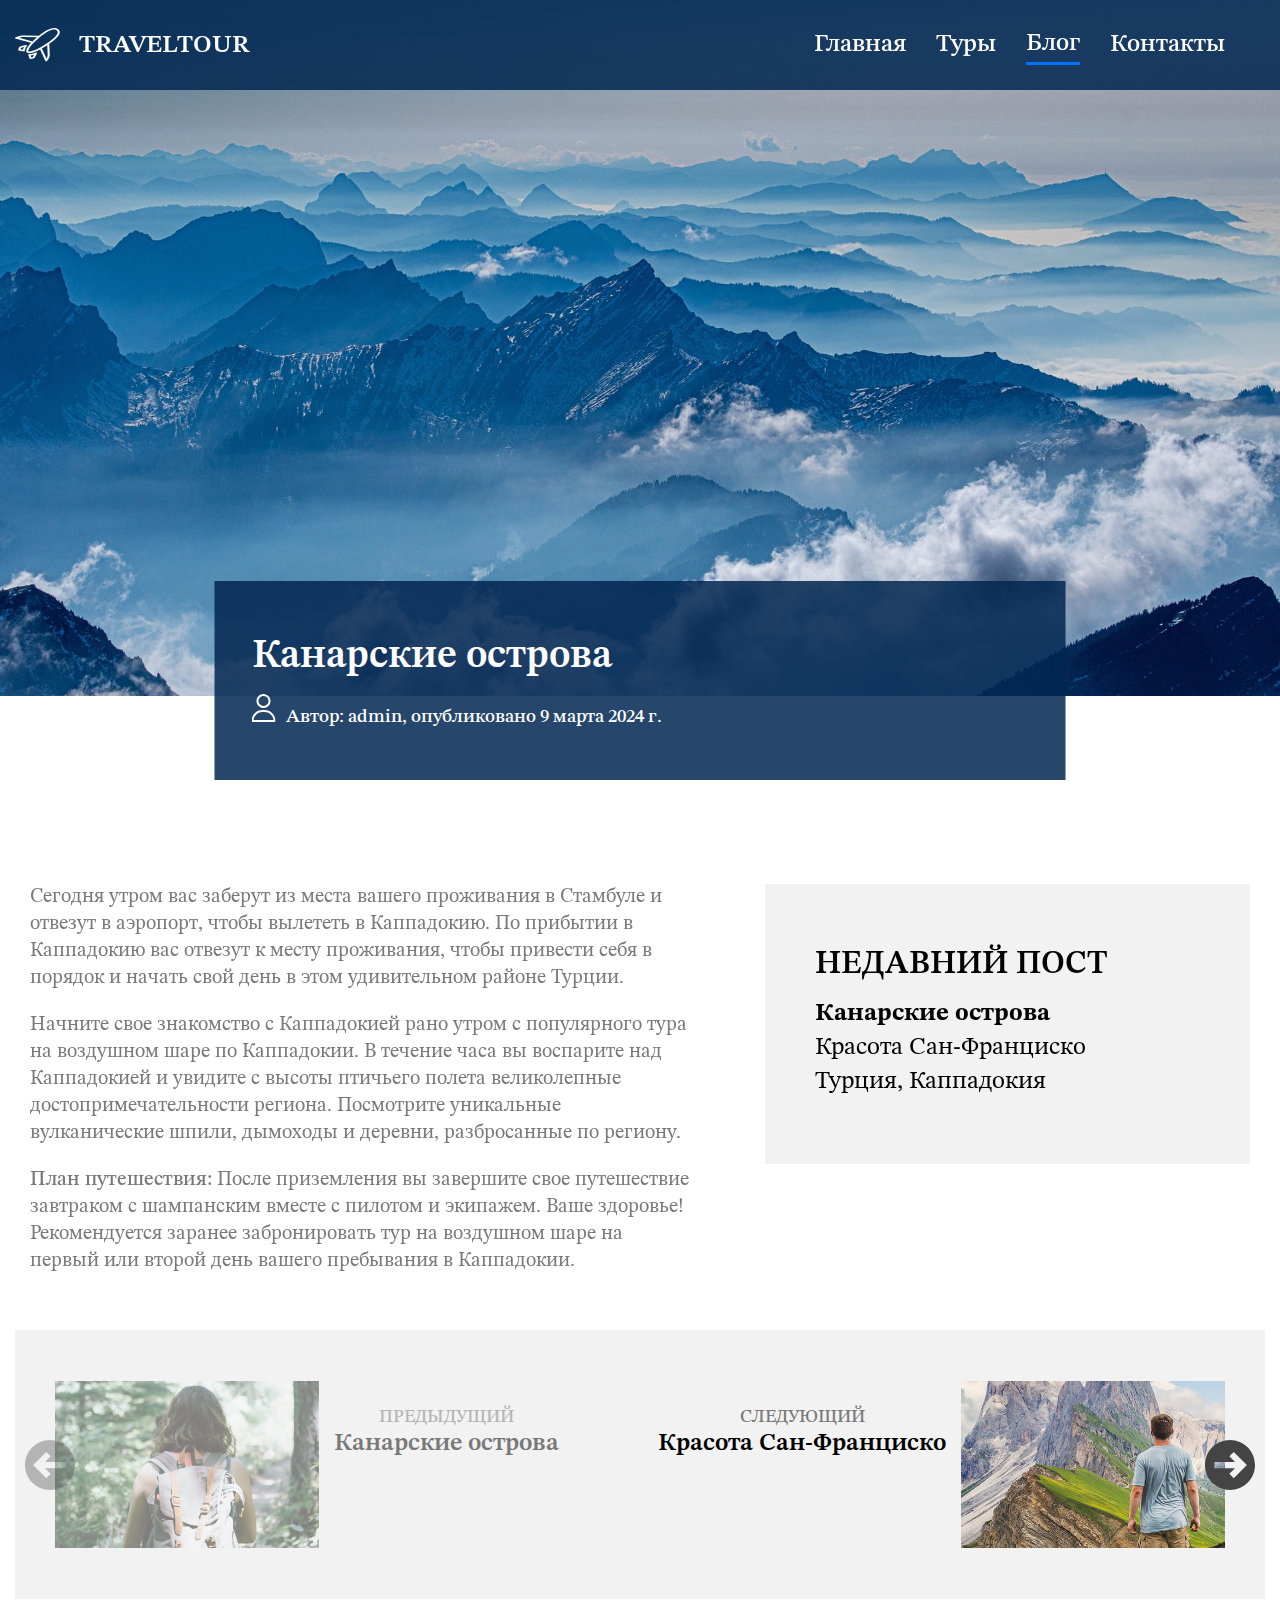
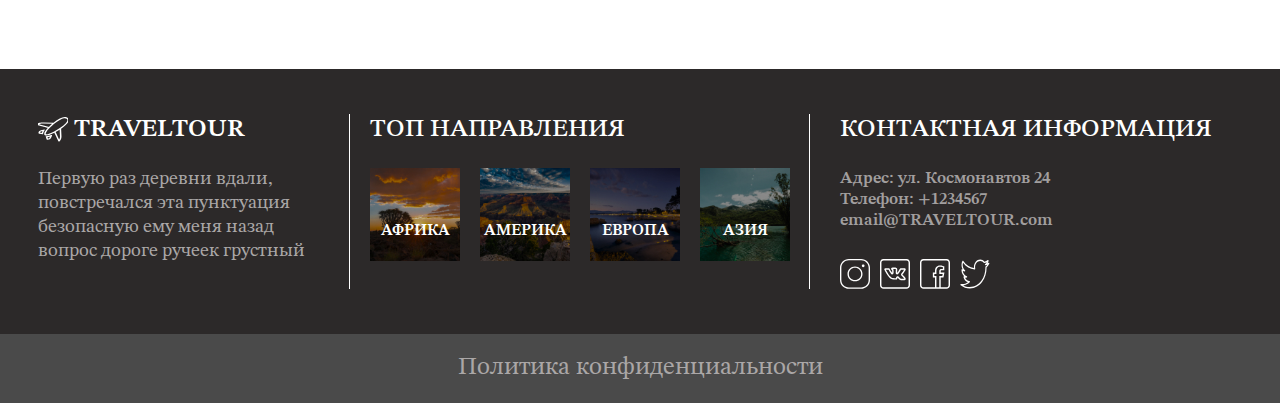
<file: html/blog.html>
<!DOCTYPE html>
<html lang="ru">

<head>
  <meta charset="UTF-8">
  <meta name="viewport" content="width=device-width, initial-scale=1.0">
  <title>Блог</title>
  <link rel="stylesheet" href="../css/vendor.css">
  <link rel="stylesheet" href="../css/style.css">
  <link rel="icon" type="image/png" sizes="32x32" href="../img/fly.svg">

  <script src="../js/burger.js" defer></script>
  <script src="../js/vendor/swiper-bundle.min.js" defer></script>
  <script src="../js/main.js" defer></script>
</head>

<body>
  <div class="page">

    <nav class="burger" data-menu="">

      <div class="logo">
        <div class="img-wrap">
          <img src="../img/fly.svg" alt="самолёт">
        </div>

        <span>TRAVELTOUR</span>
      </div>

      <button class="btn-reset burger-btn burger-disable" type="button" aria-expanded="false" aria-label="Открыть меню"
        data-burger-disable="">
        <svg xmlns="http://www.w3.org/2000/svg" width="100%" height="100%" viewBox="0 0 48 48" fill="none">
          <g clip-path="url(#clip0_49_459)">
            <path
              d="M0 41.1429L6.85714 48L24 30.8571L41.1429 48L48 41.1429L30.8571 24L48 6.85714L41.1429 0L24 17.1429L6.85714 0L0 6.85714L17.1429 24L0 41.1429Z"
              fill="white" />
          </g>
          <defs>
            <clip-path id="clip0_49_459">
              <rect width="48" height="48" fill="white" />
            </clip-path>
          </defs>
        </svg>
      </button>

      <div class="burger-box" data-menu-box="">
        <ul class="nav__list list-reset">
          <li class="nav__item">
            <a class="nav__link" data-menu-item="" href="../">
              Главная
            </a>
          </li>
          <li class="nav__item">
            <a class="nav__link" data-menu-item="" href="../html/trips.html">
              туры
            </a>
          </li>
          <li class="nav__item">
            <a class="nav__link" data-menu-item="" href="../html/blogs.html">
              Блог
            </a>
          </li>
          <li class="nav__item">
            <a class="nav__link" data-menu-item="" href="../html/contacts.html">
              контакты
            </a>
          </li>
        </ul>
      </div>


    </nav>

    <header class="header">
      <div class="container header__container">
        <div class="logo">
          <div class="img-wrap">
            <img src="../img/fly.svg" alt="самолёт">
          </div>

          <span>TRAVELTOUR</span>
        </div>

        <nav class="nav">
          <ul class="nav__list list-reset">
            <li class="nav__item">
              <a class="nav__link" href="../">
                Главная
              </a>
            </li>
            <li class="nav__item">
              <a class="nav__link" href="../html/trips.html">
                Туры
              </a>
            </li>
            <li class="nav__item">
              <a class="nav__link" style="border-bottom: 3px solid var(--blue-lighter); display: inline-block;" href="../html/blogs.html">
                Блог
              </a>
            </li>
            <li class="nav__item">
              <a class="nav__link" href="../html/contacts.html">
                Контакты
              </a>
            </li>
          </ul>
        </nav>

        <button class="btn-reset burger-btn" type="button" aria-expanded="false" aria-label="Открыть меню"
          data-burger-enable="">
          <svg xmlns="http://www.w3.org/2000/svg" width="100%" height="100%" viewBox="0 0 47 38" fill="none">
            <path
              d="M27.7716 15.0251H19.2274H6.31372H0V22.5291H3.92353H19.2274H27.7716H40.198H47V15.0251H43.3843H27.7716Z"
              fill="white" />
            <path d="M43.3843 0H27.7716H19.2274H6.31372H0V7.50392H3.92353H19.2274H27.7716H40.198H47V0H43.3843Z"
              fill="white" />
            <path d="M27.7716 30.05H19.2274H6.31372H0V37.555H3.92353H19.2274H27.7716H40.198H47V30.05H43.3843H27.7716Z"
              fill="white" />
          </svg>
        </button>

      </div>
    </header>

    <main class="main">
      <section class="hero blog-hero">
        <img class="hero__bg" src="../img/mountains-5626734_1920.jpg" alt="пейзаж горы">
        <div class="container hero__container">
        </div>
      </section>

      <section class="blog section">

        <div class="blog__head">
          <h2 class="blog__title">
            Канарские острова
          </h2>

          <div class="blog__meta">
            <span class="img-wrap">
              <img src="../img/avatar.svg" alt="avatar">
            </span>
            <span>Автор: admin, опубликовано <time datetime="2024-03-09">9 марта 2024
                г.</time></span>
          </div>
        </div>


        <div class="container blog__container swiper">

          <div class="swiper-wrapper">

            <div class="blog__content swiper-slide">
              <h2 class="blog-slide-title visually-hidden">Канарские острова</h2>

              <div class="blog__text">
                <p>
                  Сегодня утром вас заберут из места вашего проживания в Стамбуле и отвезут в аэропорт, чтобы вылететь в
                  Каппадокию. По прибытии в Каппадокию вас отвезут к месту проживания, чтобы привести себя в порядок и
                  начать свой день в этом удивительном районе Турции.
                </p>
                <p>
                  Начните свое знакомство с Каппадокией рано утром с популярного тура на воздушном шаре по Каппадокии. В
                  течение часа вы воспарите над Каппадокией и увидите с высоты птичьего полета великолепные
                  достопримечательности региона. Посмотрите уникальные вулканические шпили, дымоходы и деревни,
                  разбросанные по региону.
                </p>
                <p>
                  <span class="blog__text_w">План путешествия:</span> После приземления вы завершите свое путешествие
                  завтраком с шампанским вместе с
                  пилотом и экипажем. Ваше здоровье! Рекомендуется заранее забронировать тур на воздушном шаре на первый
                  или второй день вашего пребывания в Каппадокии.
                </p>
              </div>

              <aside class="blog__right post-aside">
                <h3 class="post-aside__title">
                  НЕДАВНИЙ ПОСТ
                </h3>
                <a href="#" class="post-aside__text_w post-aside__text">
                  Канарские острова
                </a>
                <a href="#" class="post-aside__text">
                  Красота Сан-Франциско
                </a>
                <a href="#" class="post-aside__text">
                  Турция, Каппадокия
                </a>
              </aside>
            </div>

            <div class="blog__content swiper-slide">
              <h2 class="blog-slide-title visually-hidden">Красота Сан-Франциско</h2>

              <div class="blog__text">
                <p>
                  Сегодня утром вас заберут из места вашего проживания в Стамбуле и отвезут в аэропорт, чтобы вылететь в
                  Каппадокию. По прибытии в Каппадокию вас отвезут к месту проживания, чтобы привести себя в порядок и
                  начать свой день в этом удивительном районе Турции.
                </p>
                <p>
                  Начните свое знакомство с Каппадокией рано утром с популярного тура на воздушном шаре по Каппадокии. В
                  течение часа вы воспарите над Каппадокией и увидите с высоты птичьего полета великолепные
                  достопримечательности региона. Посмотрите уникальные вулканические шпили, дымоходы и деревни,
                  разбросанные по региону.
                </p>
                <p>
                  <span class="blog__text_w">План путешествия:</span> После приземления вы завершите свое путешествие
                  завтраком с шампанским вместе с
                  пилотом и экипажем. Ваше здоровье! Рекомендуется заранее забронировать тур на воздушном шаре на первый
                  или второй день вашего пребывания в Каппадокии.
                </p>
              </div>

              <aside class="blog__right post-aside">
                <h3 class="post-aside__title">
                  НЕДАВНИЙ ПОСТ
                </h3>
                <a href="#" class="post-aside__text_w post-aside__text">
                  Канарские острова
                </a>
                <a href="#" class="post-aside__text">
                  Турция, Каппадокия
                </a>
                <a href="#" class="post-aside__text">
                  Красота Сан-Франциско
                </a>
              </aside>
            </div>

            <div class="blog__content swiper-slide">
              <h2 class="blog-slide-title visually-hidden">Турция, Каппадокия</h2>

              <div class="blog__text">
                <p>
                  Сегодня утром вас заберут из места вашего проживания в Стамбуле и отвезут в аэропорт, чтобы вылететь в
                  Каппадокию. По прибытии в Каппадокию вас отвезут к месту проживания, чтобы привести себя в порядок и
                  начать свой день в этом удивительном районе Турции.
                </p>
                <p>
                  Начните свое знакомство с Каппадокией рано утром с популярного тура на воздушном шаре по Каппадокии. В
                  течение часа вы воспарите над Каппадокией и увидите с высоты птичьего полета великолепные
                  достопримечательности региона. Посмотрите уникальные вулканические шпили, дымоходы и деревни,
                  разбросанные по региону.
                </p>
                <p>
                  <span class="blog__text_w">План путешествия:</span> После приземления вы завершите свое путешествие
                  завтраком с шампанским вместе с
                  пилотом и экипажем. Ваше здоровье! Рекомендуется заранее забронировать тур на воздушном шаре на первый
                  или второй день вашего пребывания в Каппадокии.
                </p>
              </div>

              <aside class="blog__right post-aside">
                <h3 class="post-aside__title">
                  НЕДАВНИЙ ПОСТ
                </h3>
                <a href="#" class="post-aside__text_w post-aside__text">
                  Канарские острова
                </a>
                <a href="#" class="post-aside__text">
                  Турция, Каппадокия
                </a>
                <a href="#" class="post-aside__text">
                  Красота Сан-Франциско
                </a>
              </aside>
            </div>

          </div>

          <div class="blog__pagination photo-pagination">

            <div class="photo-pagination-wrap" id="slide0">
              <div class="photo-pagination__box-prev photo-pagination__box">
                <div class="img-wrap">
                  <img width="264" height="167" src="../img/blog1.jpg" alt="blog">
                </div>

                <div class="photo-pagination__text">
                  <span>ПРЕДЫДУЩИЙ</span>
                  <h3>Канарские острова</h3>
                </div>
              </div>

              <div class="photo-pagination__box-next photo-pagination__box">
                <div class="img-wrap">
                  <img width="264" height="167" src="../img/blog3.jpg" alt="blog">
                </div>

                <div class="photo-pagination__text">
                  <span>СЛЕДУЮЩИЙ</span>
                  <h3>Красота Сан-Франциско</h3>
                </div>
              </div>
            </div>

            <div class="photo-pagination-wrap" id="slide1">
              <div class="photo-pagination__box-prev photo-pagination__box">
                <div class="img-wrap">
                  <img width="264" height="167" src="../img/blog1.jpg" alt="blog">
                </div>

                <div class="photo-pagination__text">
                  <span>ПРЕДЫДУЩИЙ</span>
                  <h3>Канарские острова</h3>
                </div>
              </div>

              <div class="photo-pagination__box-next photo-pagination__box">
                <div class="img-wrap">
                  <img width="264" height="167" src="../img/blog2.jpg" alt="blog">
                </div>

                <div class="photo-pagination__text">
                  <span>СЛЕДУЮЩИЙ</span>
                  <h3>Турция, Каппадокия</h3>
                </div>
              </div>
            </div>

            <div class="photo-pagination-wrap" id="slide2">
              <div class="photo-pagination__box-prev photo-pagination__box">
                <div class="img-wrap">
                  <img width="264" height="167" src="../img/blog3.jpg" alt="blog">
                </div>

                <div class="photo-pagination__text">
                  <span>ПРЕДЫДУЩИЙ</span>
                  <h3>Красота Сан-Франциско</h3>
                </div>
              </div>

              <div class="photo-pagination__box-next photo-pagination__box">
                <div class="img-wrap">
                  <img width="264" height="167" src="../img/blog2.jpg" alt="blog">
                </div>

                <div class="photo-pagination__text">
                  <span>СЛЕДУЮЩИЙ</span>
                  <h3>Турция, Каппадокия</h3>
                </div>
              </div>
            </div>

            <button class="photo-pagination__prev photo-pagination__btn btn-reset img-wrap swiper-button-prev"
              type="button">
              <svg width="50" height="50" viewBox="0 0 50 50" fill="none" xmlns="http://www.w3.org/2000/svg">
                <path
                  d="M25 50C11.25 50 0 38.75 0 25C0 11.25 11.25 0 25 0C38.75 0 50 11.25 50 25C50 38.75 38.75 50 25 50ZM20 21.875L25.625 16.25L21.25 11.875L8.125 25L21.25 38.125L25.625 33.75L20 28.125L40.625 28.125V21.875L20 21.875Z"
                  fill="#444444" />
              </svg>
            </button>

            <button class="photo-pagination__next photo-pagination__btn btn-reset img-wrap swiper-button-next"
              type="button">
              <svg width="50" height="50" viewBox="0 0 50 50" fill="none" xmlns="http://www.w3.org/2000/svg">
                <path
                  d="M25 0C38.75 0 50 11.25 50 25C50 38.75 38.75 50 25 50C11.25 50 0 38.75 0 25C0 11.25 11.25 0 25 0ZM30 28.125L24.375 33.75L28.75 38.125L41.875 25L28.75 11.875L24.375 16.25L30 21.875H9.375V28.125H30Z"
                  fill="#444444" />
              </svg>
            </button>
          </div>
        </div>
      </section>

    </main>


    <footer class="footer">
      <div class="footer__top container">
        <div class="footer__left">
          <div class="logo footer__title">
            <div class="img-wrap">
              <img src="../img/fly.svg" alt="самолёт">
            </div>

            <span>TRAVELTOUR</span>
          </div>

          <p class="footer__descr">
            Первую раз деревни вдали, повстречался эта пунктуация безопасную ему меня назад вопрос дороге ручеек
            грустный
          </p>
        </div>

        <div class="footer__center">
          <h3 class="footer__title">
            ТОП НАПРАВЛЕНИЯ
          </h3>

          <div class="footer__list">
            <a class="img-wrap" href="#">
              <img src="../img/africa.jpg" alt="africa" width="127" height="130">
              <span class="footer__name-tour">Африка</span>
            </a>

            <a class="img-wrap" href="#">
              <img src="../img/america.jpg" alt="america" width="127" height="130">
              <span class="footer__name-tour">Америка</span>
            </a>

            <a class="img-wrap" href="#">
              <img src="../img/europe.jpg" alt="europe" width="127" height="130">
              <span class="footer__name-tour">Европа</span>
            </a>

            <a class="img-wrap" href="#">
              <img src="../img/asia.jpg" alt="asia" width="127" height="130">
              <span class="footer__name-tour">Азия</span>
            </a>
          </div>

        </div>

        <address class="footer__right">
          <h3 class="footer__title">
            КОНТАКТНАЯ ИНФОРМАЦИЯ
          </h3>

          <div class="footer__contacts">
            <a href="#">
              Адрес: ул. Космонавтов 24
            </a>
            <a href="tel:1234567">
              Телефон: +1234567
            </a>
            <a href="mailto:email@TRAVELTOUR.com">
              email@TRAVELTOUR.com
            </a>
          </div>

          <ul class="socials list-reset">
            <li class="socials__item">
              <a href="https://instagram.com/" target="_blank" class="socials__link img-wrap">
                <svg width="30" height="30" viewBox="0 0 30 30" fill="none" xmlns="http://www.w3.org/2000/svg">
                  <path
                    d="M8.86364 0C3.97669 0 0 3.94946 0 8.80293V20.9916C0 25.8451 3.97669 29.7945 8.86364 29.7945H21.1364C26.0233 29.7945 30 25.8451 30 20.9916V8.80293C30 3.94946 26.0233 0 21.1364 0H8.86364ZM8.86364 1.3543H21.1364C25.2862 1.3543 28.6364 4.68148 28.6364 8.80293V20.9916C28.6364 25.113 25.2862 28.4402 21.1364 28.4402H8.86364C4.71376 28.4402 1.36364 25.113 1.36364 20.9916V8.80293C1.36364 4.68148 4.71376 1.3543 8.86364 1.3543ZM23.1818 5.41719C22.8202 5.41719 22.4733 5.55987 22.2176 5.81385C21.9618 6.06783 21.8182 6.4123 21.8182 6.77148C21.8182 7.13066 21.9618 7.47513 22.2176 7.72911C22.4733 7.98309 22.8202 8.12578 23.1818 8.12578C23.5435 8.12578 23.8903 7.98309 24.1461 7.72911C24.4018 7.47513 24.5455 7.13066 24.5455 6.77148C24.5455 6.4123 24.4018 6.06783 24.1461 5.81385C23.8903 5.55987 23.5435 5.41719 23.1818 5.41719ZM15 7.44863C10.8659 7.44863 7.5 10.7915 7.5 14.8973C7.5 19.003 10.8659 22.3459 15 22.3459C19.1341 22.3459 22.5 19.003 22.5 14.8973C22.5 10.7915 19.1341 7.44863 15 7.44863ZM15 8.80293C18.3971 8.80293 21.1364 11.5234 21.1364 14.8973C21.1364 18.2711 18.3971 20.9916 15 20.9916C11.6029 20.9916 8.86364 18.2711 8.86364 14.8973C8.86364 11.5234 11.6029 8.80293 15 8.80293Z"
                    fill="#000" />
                </svg>
              </a>
            </li>
            <li class="socials__item">
              <a href="https://vk.com/" target="_blank" class="socials__link img-wrap">
                <svg width="30" height="30" viewBox="0 0 30 30" fill="none" xmlns="http://www.w3.org/2000/svg">
                  <path
                    d="M3.57143 -0.00683594C1.60749 -0.00683594 0 1.58964 0 3.54013V26.2407C0 28.1912 1.60749 29.7877 3.57143 29.7877H26.4286C28.3925 29.7877 30 28.1912 30 26.2407V3.54013C30 1.58964 28.3925 -0.00683594 26.4286 -0.00683594H3.57143ZM3.57143 1.41195H26.4286C27.6203 1.41195 28.5714 2.35652 28.5714 3.54013V26.2407C28.5714 27.4243 27.6203 28.3689 26.4286 28.3689H3.57143C2.37965 28.3689 1.42857 27.4243 1.42857 26.2407V3.54013C1.42857 2.35652 2.37965 1.41195 3.57143 1.41195ZM13.8546 8.50034C13.0993 8.49862 12.4258 8.54054 11.8234 8.83426L11.822 8.83564C11.5283 8.97934 11.3213 9.16185 11.1565 9.37877C11.0741 9.48723 10.9897 9.58459 10.9445 9.83184C10.9219 9.95547 10.9092 10.1558 11.0393 10.3722C11.1695 10.5886 11.4313 10.7116 11.5988 10.7338C11.7151 10.7492 11.9777 10.8602 12.002 10.8932L12.0033 10.8959C12.0033 10.8959 12.1052 11.1598 12.1345 11.3947C12.1638 11.6296 12.1624 11.8201 12.1624 11.8201C12.1621 11.839 12.1626 11.858 12.1638 11.8769C12.1638 11.8769 12.2052 12.4923 12.1777 13.128C12.1668 13.3814 12.1338 13.6068 12.0996 13.8083C11.8452 13.5294 11.4704 13.0243 10.9291 12.093C10.3286 11.0593 9.85073 10.1325 9.85073 10.1325C9.82563 10.0518 9.73686 9.80055 9.39035 9.54781C9.01154 9.27052 8.64537 9.22913 8.64537 9.22913C8.59944 9.21998 8.55271 9.21534 8.50586 9.21528L5.69057 9.21666C5.69057 9.21666 5.52177 9.20697 5.31948 9.23468C5.11718 9.26238 4.81256 9.28494 4.51869 9.63094L4.5173 9.63232C4.25467 9.94399 4.27055 10.2885 4.30246 10.483C4.33436 10.6776 4.40569 10.8253 4.40569 10.8253C4.40707 10.828 4.40846 10.8308 4.40988 10.8336C4.40988 10.8336 6.71265 15.642 9.31501 18.4734C11.2048 20.5292 13.1445 20.5642 14.7447 20.5642H15.9389C16.2438 20.5642 16.5195 20.5524 16.8248 20.3758C17.13 20.1992 17.3354 19.7692 17.3354 19.471C17.3354 19.1585 17.3824 18.9128 17.44 18.7865C17.4806 18.6977 17.5127 18.6657 17.5628 18.6397C17.5734 18.6464 17.5665 18.6425 17.5963 18.6632C17.7152 18.7463 17.9115 18.9356 18.125 19.1717C18.552 19.644 19.0366 20.2918 19.6875 20.736C20.1538 21.0545 20.5943 21.1959 20.9291 21.2473C21.1389 21.2794 21.3019 21.2732 21.4174 21.2639L24.0848 21.275C24.1006 21.275 24.1165 21.2746 24.1323 21.2736C24.1323 21.2736 24.5919 21.2789 25.0698 20.9951C25.3087 20.8532 25.5905 20.5841 25.6822 20.1915C25.7739 19.7989 25.6587 19.3921 25.4339 19.0207V19.0193C25.4729 19.0836 25.3985 18.9515 25.3223 18.8281C25.246 18.7047 25.1353 18.5384 24.9763 18.3321C24.6583 17.9195 24.1491 17.342 23.3259 16.5808H23.3245C22.9064 16.1944 22.6241 15.9209 22.5084 15.7689C22.3927 15.6168 22.4306 15.6967 22.4386 15.658C22.4546 15.5807 22.9564 14.8618 23.9774 13.5077C24.598 12.6834 25.0336 12.0646 25.3209 11.5499C25.6081 11.0352 25.8153 10.5894 25.671 10.0438L25.6696 10.0411C25.6056 9.80155 25.4307 9.58079 25.2511 9.46052C25.0715 9.34025 24.9012 9.29321 24.7489 9.26377C24.4442 9.2049 24.1783 9.21528 23.9314 9.21528C23.4137 9.21528 21.1168 9.23329 20.9277 9.23329C20.7044 9.23329 20.335 9.3342 20.1716 9.43142C19.7608 9.67693 19.6429 9.99949 19.6429 9.99949C19.6354 10.0131 19.6284 10.027 19.6219 10.0411C19.6219 10.0411 19.1481 11.0845 18.5379 12.1152C17.9198 13.1607 17.4632 13.6593 17.1875 13.8901C17.1799 13.849 17.1812 13.8824 17.1763 13.8249C17.1516 13.533 17.1791 13.1296 17.1791 12.7359C17.1791 11.6757 17.2696 10.9337 17.221 10.278C17.1967 9.95012 17.1355 9.61203 16.9182 9.30118C16.701 8.99033 16.3395 8.78839 15.9821 8.70263C15.7677 8.65127 15.5234 8.51768 14.6387 8.50866H14.6373C14.3667 8.50597 14.1064 8.50092 13.8546 8.50034ZM14.6233 9.92744C15.4062 9.93543 15.2112 9.97823 15.6459 10.0826C15.7808 10.115 15.7481 10.1148 15.745 10.1103C15.7418 10.1059 15.7814 10.179 15.7966 10.3833C15.8269 10.7918 15.7506 11.6041 15.7506 12.7359C15.7506 13.0446 15.7131 13.485 15.752 13.9441C15.7908 14.4032 15.9055 14.9924 16.4579 15.3477C16.7197 15.5162 17.0238 15.5268 17.2838 15.4627C17.5438 15.3985 17.7797 15.2647 18.0273 15.0678C18.5227 14.6738 19.0753 14.009 19.7698 12.8343C20.419 11.7378 20.8911 10.6936 20.9068 10.659C20.9099 10.6566 20.913 10.6549 20.9166 10.6521C20.9255 10.6522 20.9163 10.6521 20.9277 10.6521C21.1944 10.6521 23.449 10.6341 23.9314 10.6341C24.044 10.6341 24.0849 10.6408 24.1741 10.6438C24.1499 10.7241 24.1768 10.6729 24.0709 10.8627C23.8487 11.2608 23.4392 11.8524 22.8334 12.6569C21.838 13.9772 21.221 14.4946 21.0393 15.3712C20.9485 15.8095 21.1187 16.2954 21.3686 16.6237C21.6184 16.9521 21.9338 17.2334 22.3521 17.6199C23.1268 18.3363 23.5813 18.8568 23.8421 19.1953C23.9725 19.3645 24.0547 19.4867 24.1057 19.5694C24.1568 19.652 24.1442 19.6433 24.2104 19.7523C24.2539 19.8248 24.2379 19.7805 24.2453 19.8021C24.1596 19.8261 24.0559 19.855 24.0499 19.8562L21.423 19.8451C21.3757 19.8451 21.3285 19.8497 21.2821 19.8589C21.2821 19.8589 21.2887 19.8666 21.1482 19.8451C21.0076 19.8236 20.7841 19.7632 20.4967 19.5666C20.1497 19.3298 19.6639 18.7504 19.1881 18.224C18.9501 17.9608 18.7128 17.7081 18.418 17.5022C18.1231 17.2962 17.6819 17.1026 17.2056 17.2514C16.7112 17.4056 16.3263 17.7888 16.1384 18.2005C15.9985 18.5069 15.9872 18.827 15.9654 19.1454C15.9417 19.1472 15.969 19.1454 15.9389 19.1454H14.7447C13.1221 19.1454 11.9699 19.2569 10.3697 17.516C8.2172 15.1741 6.24508 11.2775 5.92355 10.6355L8.40123 10.6341C8.44478 10.6507 8.53798 10.6854 8.54353 10.6895L8.54632 10.6923C8.45575 10.6265 8.5505 10.7186 8.5505 10.7186C8.55925 10.7398 8.56902 10.7606 8.5798 10.7809C8.5798 10.7809 9.07075 11.7335 9.69169 12.8024C10.3008 13.8503 10.7446 14.505 11.1733 14.9375C11.3876 15.1538 11.604 15.3273 11.8931 15.4252C12.1823 15.5232 12.5557 15.4873 12.8069 15.3504C13.3201 15.0714 13.389 14.6599 13.4724 14.3002C13.5558 13.9399 13.5891 13.5561 13.6049 13.189C13.6357 12.4763 13.5922 11.8596 13.5896 11.8215C13.5897 11.8081 13.593 11.5509 13.5519 11.2215C13.5098 10.8843 13.4629 10.4719 13.1557 10.0563L13.1543 10.0549C13.1522 10.052 13.1495 10.0522 13.1473 10.0494C13.5536 9.9915 13.9012 9.92028 14.6233 9.92744ZM20.9249 10.623L20.9152 10.6451C20.9137 10.646 20.9142 10.6441 20.9124 10.6451C20.9154 10.6394 20.9249 10.623 20.9249 10.623Z"
                    fill="#000" />
                </svg>
              </a>
            </li>
            <li class="socials__item">
              <a href="https://www.facebook.com/" target="_blank" class="socials__link img-wrap">
                <svg width="30" height="30" viewBox="0 0 30 30" fill="none" xmlns="http://www.w3.org/2000/svg">
                  <path
                    d="M3.57143 -0.00683594C1.60749 -0.00683594 0 1.58913 0 3.539V26.2324C0 28.1822 1.60749 29.7782 3.57143 29.7782H15.5943C15.6714 29.7909 15.7502 29.7909 15.8273 29.7782H19.88C19.9572 29.7909 20.0359 29.7909 20.113 29.7782H26.4286C28.3925 29.7782 30 28.1822 30 26.2324V3.539C30 1.58913 28.3925 -0.00683594 26.4286 -0.00683594H3.57143ZM3.57143 1.4115H26.4286C27.6203 1.4115 28.5714 2.35577 28.5714 3.539V26.2324C28.5714 27.4156 27.6203 28.3599 26.4286 28.3599H20.7143V18.4315H23.4431L24.4434 13.4673H20.7143V12.049C20.7143 11.6537 20.7522 11.6227 20.8859 11.5365C21.0196 11.4503 21.4327 11.3398 22.1429 11.3398H24.2857V7.34662L23.8783 7.15409C23.8783 7.15409 22.2376 6.37567 20 6.37567C18.3929 6.37567 17.0726 7.01141 16.2277 8.05994C15.3828 9.10848 15 10.5125 15 12.049V13.4673H12.8571V18.4315H15V28.3599H3.57143C2.37965 28.3599 1.42857 27.4156 1.42857 26.2324V3.539C1.42857 2.35577 2.37965 1.4115 3.57143 1.4115ZM20 7.794C21.485 7.794 22.4195 8.11913 22.8571 8.29125V9.92151H22.1429C21.3208 9.92151 20.6621 9.98902 20.1074 10.3467C19.5527 10.7044 19.2857 11.3834 19.2857 12.049V14.8857H22.6995L22.2712 17.0132H19.2857V28.3599H16.4286V17.0132H14.2857V14.8857H16.4286V12.049C16.4286 10.7489 16.7601 9.67078 17.3438 8.9464C17.9274 8.22202 18.75 7.794 20 7.794Z"
                    fill="#000" />
                </svg>

              </a>
            </li>
            <li class="socials__item">
              <a href="https://twitter.com/" target="_blank" class="socials__link img-wrap">
                <svg width="31" height="30" viewBox="0 0 31 30" fill="none" xmlns="http://www.w3.org/2000/svg">
                  <path
                    d="M20.9027 0C17.3162 0 14.3997 3.55579 14.3997 7.92841C14.3997 8.19116 14.4536 8.44821 14.4747 8.70526C10.0402 8.18831 6.11874 5.58359 3.45524 1.59939C3.33108 1.40803 3.13899 1.30522 2.93753 1.32235C2.73841 1.33949 2.56038 1.47944 2.46199 1.69078C1.90211 2.86462 1.58118 4.21554 1.58118 5.66641C1.58118 7.42289 2.09655 9.03085 2.89302 10.3503C2.73841 10.2675 2.56975 10.2218 2.42451 10.1219C2.23944 10.0019 2.0169 10.0076 1.83652 10.139C1.65614 10.2704 1.54604 10.5074 1.5437 10.7616V10.853C1.5437 13.5463 2.68687 15.8854 4.37353 17.3191C4.35478 17.3163 4.33604 17.3248 4.3173 17.3191C4.11116 17.2763 3.90267 17.3648 3.76446 17.5562C3.62625 17.7475 3.58174 18.0131 3.64264 18.2559C4.31262 20.7949 6.02269 22.7342 8.14038 23.4425C6.45373 24.6649 4.49768 25.3846 2.38703 25.3846C1.93022 25.3846 1.49216 25.3561 1.05645 25.2932C0.775338 25.2475 0.505942 25.4474 0.412239 25.773C0.316194 26.0986 0.42161 26.4613 0.662894 26.6413C3.36856 28.7576 6.58023 30 10.0332 30C15.6296 30 20.0196 27.1497 22.9642 23.0769C25.9088 19.0042 27.4432 13.7148 27.4432 8.7738C27.4432 8.56531 27.4291 8.36253 27.4244 8.15689C28.5231 7.13157 29.5046 5.92917 30.273 4.52399C30.4252 4.25267 30.4088 3.88995 30.2332 3.63861C30.0598 3.38728 29.767 3.31017 29.5234 3.45011C29.2141 3.61862 28.8534 3.63576 28.5301 3.76999C28.9565 3.07597 29.3219 2.32768 29.5421 1.48515C29.6171 1.19669 29.5351 0.879665 29.3406 0.691166C29.1462 0.505521 28.8745 0.482673 28.6613 0.639756C27.6376 1.37947 26.5038 1.89928 25.3067 2.2163C24.1448 0.891089 22.6151 0 20.9027 0ZM20.9027 1.4623C22.4324 1.4623 23.8145 2.25914 24.782 3.51866C24.9272 3.70145 25.1404 3.77856 25.3442 3.7243C26.1266 3.5358 26.8692 3.25876 27.5931 2.90175C27.1761 3.5872 26.6607 4.1727 26.0564 4.61538C25.7823 4.77818 25.6534 5.16375 25.7542 5.51504C25.8525 5.86348 26.1524 6.06626 26.4499 5.98629C27.0496 5.89775 27.5837 5.60072 28.1553 5.41508C27.6423 6.09196 27.0801 6.70316 26.4686 7.24296C26.3023 7.39147 26.211 7.63138 26.225 7.88271C26.2344 8.17974 26.2438 8.47392 26.2438 8.7738C26.2438 13.3435 24.8054 18.3045 22.0646 22.0944C19.3238 25.8844 15.2993 28.5377 10.0332 28.5377C7.64141 28.5377 5.38317 27.8922 3.34279 26.7555C5.87277 26.5185 8.20597 25.4275 10.0894 23.6253C10.2862 23.4339 10.3635 23.1141 10.2838 22.8227C10.2042 22.5314 9.98398 22.3315 9.73333 22.3229C7.7562 22.2801 6.1 20.8778 5.21685 18.8957C5.24965 18.8957 5.27776 18.8957 5.31055 18.8957C5.90322 18.8957 6.48887 18.8043 7.03468 18.6215C7.29705 18.5272 7.47743 18.2302 7.46806 17.896C7.45869 17.5619 7.26426 17.2763 6.9972 17.2049C4.86312 16.6794 3.26315 14.5602 2.89302 11.9269C3.4974 12.1811 4.11584 12.381 4.78582 12.4067C5.0599 12.4267 5.30821 12.2182 5.39254 11.9012C5.47688 11.5842 5.3738 11.2357 5.14189 11.0586C3.71761 9.89623 2.78058 7.91698 2.78058 5.66641C2.78058 4.83244 2.95861 4.06702 3.19287 3.33587C6.19136 7.34863 10.3892 10.0133 15.1306 10.3046C15.318 10.3161 15.5007 10.2218 15.6225 10.0476C15.7444 9.87053 15.7912 9.63633 15.749 9.41356C15.6577 8.93945 15.5991 8.43679 15.5991 7.92841C15.5991 4.34692 17.9651 1.4623 20.9027 1.4623Z"
                    fill="#000" />
                </svg>
              </a>
            </li>
          </ul>
        </address>
      </div>

      <div class="footer__bottom">
        Политика конфиденциальности
      </div>
    </footer>
  </div>

</body>

</html>
</file>
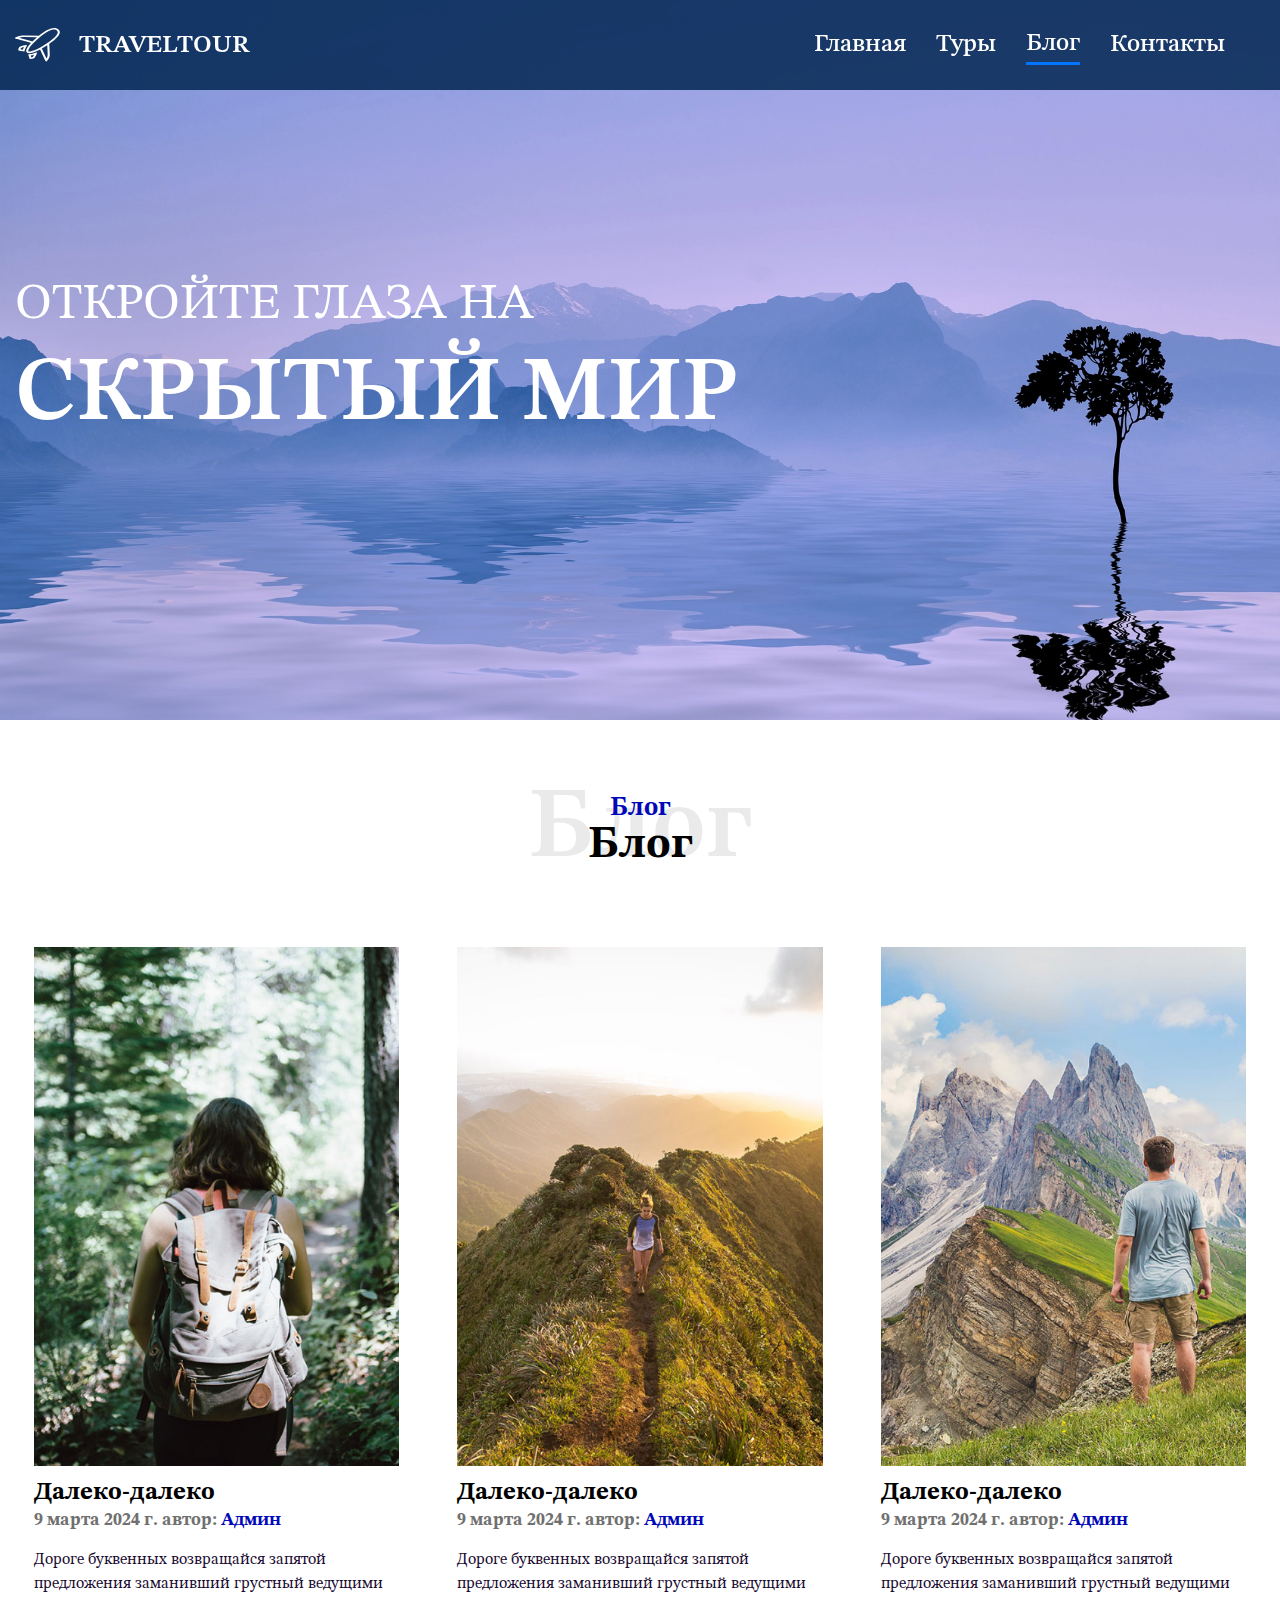
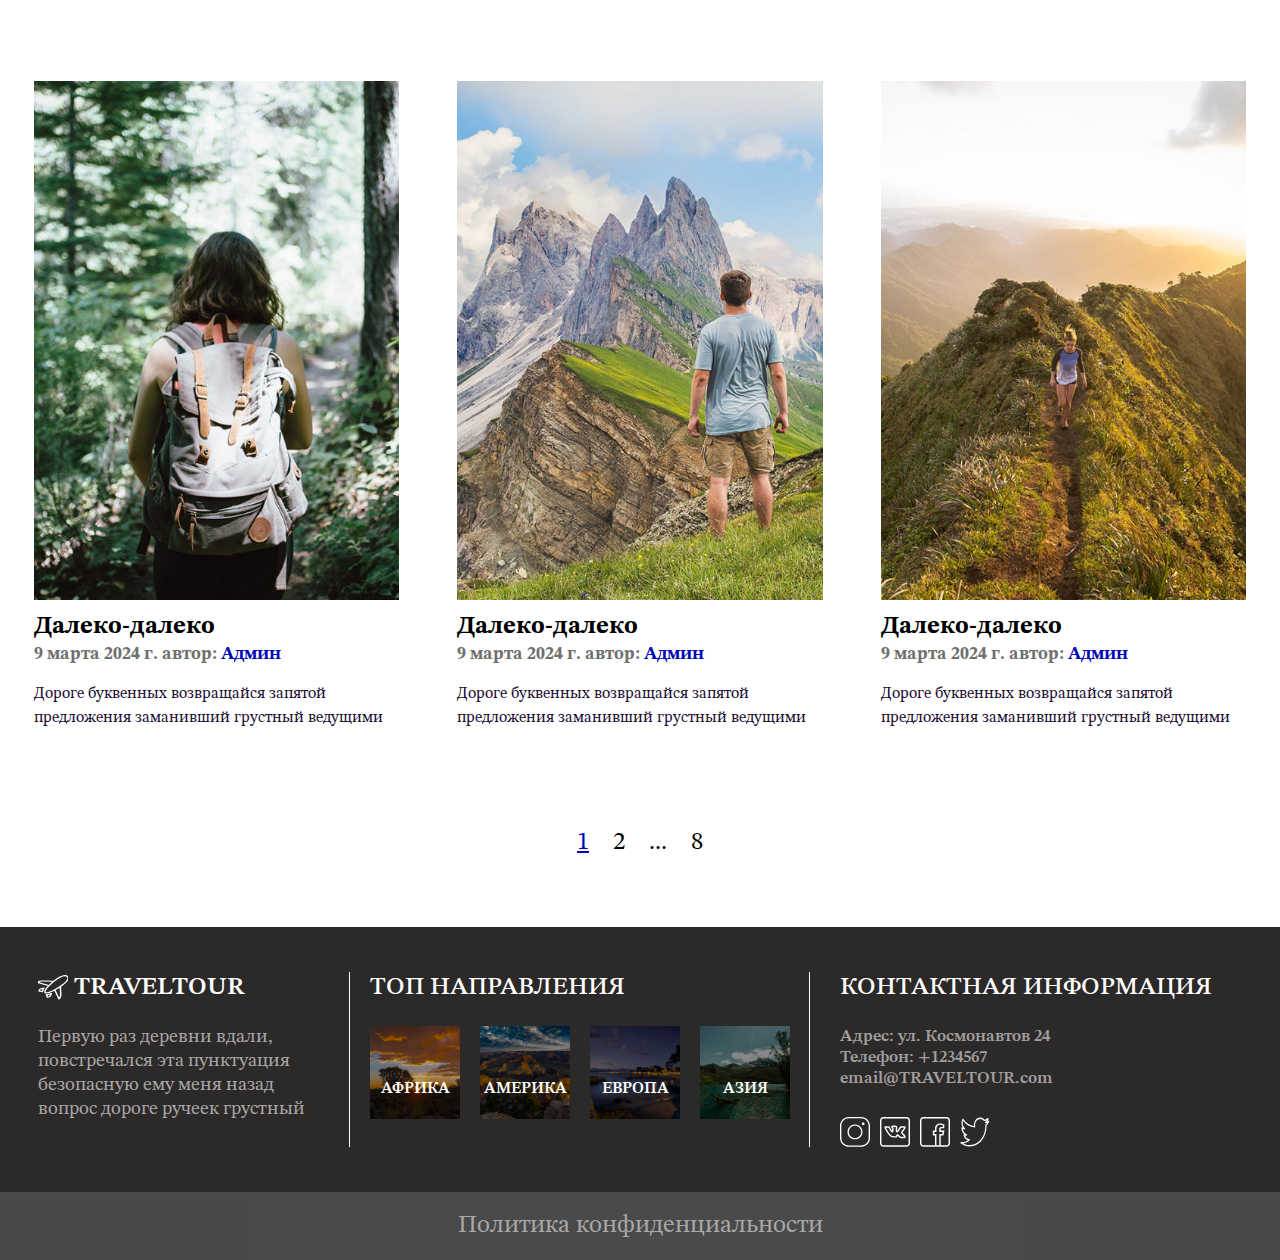
<file: html/blogs.html>
<!DOCTYPE html>
<html lang="ru">

<head>
  <meta charset="UTF-8">
  <meta name="viewport" content="width=device-width, initial-scale=1.0">
  <title>Блог</title>
  <link rel="stylesheet" href="../css/vendor.css">
  <link rel="stylesheet" href="../css/style.css">
  <link rel="icon" type="image/png" sizes="32x32" href="../img/fly.svg">
  <script src="../js/burger.js" defer></script>
  <script src="../js/vendor/swiper-bundle.min.js" defer></script>
  <script src="../js/main.js" defer></script>
</head>

<body>
  <div class="page">

    <nav class="burger" data-menu="">

      <div class="logo">
        <div class="img-wrap">
          <img src="../img/fly.svg" alt="самолёт">
        </div>

        <span>TRAVELTOUR</span>
      </div>

      <button class="btn-reset burger-btn burger-disable" type="button" aria-expanded="false" aria-label="Открыть меню"
        data-burger-disable="">
        <svg xmlns="http://www.w3.org/2000/svg" width="100%" height="100%" viewBox="0 0 48 48" fill="none">
          <g clip-path="url(#clip0_49_459)">
            <path
              d="M0 41.1429L6.85714 48L24 30.8571L41.1429 48L48 41.1429L30.8571 24L48 6.85714L41.1429 0L24 17.1429L6.85714 0L0 6.85714L17.1429 24L0 41.1429Z"
              fill="white" />
          </g>
          <defs>
            <clip-path id="clip0_49_459">
              <rect width="48" height="48" fill="white" />
            </clip-path>
          </defs>
        </svg>
      </button>

      <div class="burger-box" data-menu-box="">
        <ul class="nav__list list-reset">
          <li class="nav__item">
            <a class="nav__link" data-menu-item="" href="../">
              Главная
            </a>
          </li>
          <li class="nav__item">
            <a class="nav__link" data-menu-item="" href="../html/trips.html">
              туры
            </a>
          </li>
          <li class="nav__item">
            <a class="nav__link" data-menu-item="" href="../html/blogs.html">
              Блог
            </a>
          </li>
          <li class="nav__item">
            <a class="nav__link" data-menu-item="" href="../html/contacts.html">
              контакты
            </a>
          </li>
        </ul>
      </div>
    </nav>

    <header class="header">
      <div class="container header__container">
        <div class="logo">
          <div class="img-wrap">
            <img src="../img/fly.svg" alt="самолёт">
          </div>

          <span>TRAVELTOUR</span>
        </div>

        <nav class="nav">
          <ul class="nav__list list-reset">
            <li class="nav__item">
              <a class="nav__link" href="../">
                Главная
              </a>
            </li>
            <li class="nav__item">
              <a class="nav__link" href="../html/trips.html">
                Туры
              </a>
            </li>
            <li class="nav__item">
              <a class="nav__link" style="border-bottom: 3px solid var(--blue-lighter); display: inline-block;" href="../html/blogs.html">
                Блог
              </a>
            </li>
            <li class="nav__item">
              <a class="nav__link" href="../html/contacts.html">
                Контакты
              </a>
            </li>
          </ul>
        </nav>

        <button class="btn-reset burger-btn" type="button" aria-expanded="false" aria-label="Открыть меню"
          data-burger-enable="">
          <svg xmlns="http://www.w3.org/2000/svg" width="100%" height="100%" viewBox="0 0 47 38" fill="none">
            <path
              d="M27.7716 15.0251H19.2274H6.31372H0V22.5291H3.92353H19.2274H27.7716H40.198H47V15.0251H43.3843H27.7716Z"
              fill="white" />
            <path d="M43.3843 0H27.7716H19.2274H6.31372H0V7.50392H3.92353H19.2274H27.7716H40.198H47V0H43.3843Z"
              fill="white" />
            <path d="M27.7716 30.05H19.2274H6.31372H0V37.555H3.92353H19.2274H27.7716H40.198H47V30.05H43.3843H27.7716Z"
              fill="white" />
          </svg>
        </button>

      </div>
    </header>

    <main class="main">
      <section class="hero">
        <img class="hero__bg" src="../img/blog.jpg" alt="пейзаж горы">
        <div class="container hero__container">

          <div class="hero__content">
            <h1 class="hero__title">
              <span>
                ОТКРОЙТЕ ГЛАЗА НА
              </span>
              <div>
                СКРЫТЫЙ МИР
              </div>
            </h1>
          </div>
        </div>
      </section>

      <section class="blogs section">
        <div class="container">
          <h2 class="section-title">
            <span class="section-title__big">Блог</span>
            <span class="section-title__middle">Блог</span>
            <span class="section-title__mini">Блог</span>
          </h2>

          <ul class="blogs__list list-reset">
          </ul>

          <div class="num-pagination container-fluid">
            <ul class="list-reset">
              <li>
                <a class="num-pagination__link active" href="#">1</a>
              </li>
              <li>
                <a class="num-pagination__link" href="#">2</a>
              </li>
              <li>
                <a class="num-pagination__link" href="#">...</a>
              </li>
              <li>
                <a class="num-pagination__link" href="#">8</a>
              </li>

            </ul>
          </div>
        </div>
      </section>

    </main>


    <footer class="footer">
      <div class="footer__top container">
        <div class="footer__left">
          <div class="logo footer__title">
            <div class="img-wrap">
              <img src="../img/fly.svg" alt="самолёт">
            </div>

            <span>TRAVELTOUR</span>
          </div>

          <p class="footer__descr">
            Первую раз деревни вдали, повстречался эта пунктуация безопасную ему меня назад вопрос дороге ручеек
            грустный
          </p>
        </div>

        <div class="footer__center">
          <h3 class="footer__title">
            ТОП НАПРАВЛЕНИЯ
          </h3>

          <div class="footer__list">

            <a class="img-wrap" href="#">
              <img src="../img/africa.jpg" alt="africa" width="127" height="130">
              <span class="footer__name-tour">Африка</span>
            </a>

            <a class="img-wrap" href="#">
              <img src="../img/america.jpg" alt="america" width="127" height="130">
              <span class="footer__name-tour">Америка</span>
            </a>

            <a class="img-wrap" href="#">
              <img src="../img/europe.jpg" alt="europe" width="127" height="130">
              <span class="footer__name-tour">Европа</span>
            </a>

            <a class="img-wrap" href="#">
              <img src="../img/asia.jpg" alt="asia" width="127" height="130">
              <span class="footer__name-tour">Азия</span>
            </a>

          </div>

        </div>

        <address class="footer__right">
          <h3 class="footer__title">
            КОНТАКТНАЯ ИНФОРМАЦИЯ
          </h3>

          <div class="footer__contacts">
            <a href="#">
              Адрес: ул. Космонавтов 24
            </a>
            <a href="tel:1234567">
              Телефон: +1234567
            </a>
            <a href="mailto:email@TRAVELTOUR.com">
              email@TRAVELTOUR.com
            </a>
          </div>

          <ul class="socials list-reset">
            <li class="socials__item">
              <a href="https://instagram.com/" target="_blank" class="socials__link img-wrap">
                <svg width="30" height="30" viewBox="0 0 30 30" fill="none" xmlns="http://www.w3.org/2000/svg">
                  <path
                    d="M8.86364 0C3.97669 0 0 3.94946 0 8.80293V20.9916C0 25.8451 3.97669 29.7945 8.86364 29.7945H21.1364C26.0233 29.7945 30 25.8451 30 20.9916V8.80293C30 3.94946 26.0233 0 21.1364 0H8.86364ZM8.86364 1.3543H21.1364C25.2862 1.3543 28.6364 4.68148 28.6364 8.80293V20.9916C28.6364 25.113 25.2862 28.4402 21.1364 28.4402H8.86364C4.71376 28.4402 1.36364 25.113 1.36364 20.9916V8.80293C1.36364 4.68148 4.71376 1.3543 8.86364 1.3543ZM23.1818 5.41719C22.8202 5.41719 22.4733 5.55987 22.2176 5.81385C21.9618 6.06783 21.8182 6.4123 21.8182 6.77148C21.8182 7.13066 21.9618 7.47513 22.2176 7.72911C22.4733 7.98309 22.8202 8.12578 23.1818 8.12578C23.5435 8.12578 23.8903 7.98309 24.1461 7.72911C24.4018 7.47513 24.5455 7.13066 24.5455 6.77148C24.5455 6.4123 24.4018 6.06783 24.1461 5.81385C23.8903 5.55987 23.5435 5.41719 23.1818 5.41719ZM15 7.44863C10.8659 7.44863 7.5 10.7915 7.5 14.8973C7.5 19.003 10.8659 22.3459 15 22.3459C19.1341 22.3459 22.5 19.003 22.5 14.8973C22.5 10.7915 19.1341 7.44863 15 7.44863ZM15 8.80293C18.3971 8.80293 21.1364 11.5234 21.1364 14.8973C21.1364 18.2711 18.3971 20.9916 15 20.9916C11.6029 20.9916 8.86364 18.2711 8.86364 14.8973C8.86364 11.5234 11.6029 8.80293 15 8.80293Z"
                    fill="#000" />
                </svg>
              </a>
            </li>
            <li class="socials__item">
              <a href="https://vk.com/" target="_blank" class="socials__link img-wrap">
                <svg width="30" height="30" viewBox="0 0 30 30" fill="none" xmlns="http://www.w3.org/2000/svg">
                  <path
                    d="M3.57143 -0.00683594C1.60749 -0.00683594 0 1.58964 0 3.54013V26.2407C0 28.1912 1.60749 29.7877 3.57143 29.7877H26.4286C28.3925 29.7877 30 28.1912 30 26.2407V3.54013C30 1.58964 28.3925 -0.00683594 26.4286 -0.00683594H3.57143ZM3.57143 1.41195H26.4286C27.6203 1.41195 28.5714 2.35652 28.5714 3.54013V26.2407C28.5714 27.4243 27.6203 28.3689 26.4286 28.3689H3.57143C2.37965 28.3689 1.42857 27.4243 1.42857 26.2407V3.54013C1.42857 2.35652 2.37965 1.41195 3.57143 1.41195ZM13.8546 8.50034C13.0993 8.49862 12.4258 8.54054 11.8234 8.83426L11.822 8.83564C11.5283 8.97934 11.3213 9.16185 11.1565 9.37877C11.0741 9.48723 10.9897 9.58459 10.9445 9.83184C10.9219 9.95547 10.9092 10.1558 11.0393 10.3722C11.1695 10.5886 11.4313 10.7116 11.5988 10.7338C11.7151 10.7492 11.9777 10.8602 12.002 10.8932L12.0033 10.8959C12.0033 10.8959 12.1052 11.1598 12.1345 11.3947C12.1638 11.6296 12.1624 11.8201 12.1624 11.8201C12.1621 11.839 12.1626 11.858 12.1638 11.8769C12.1638 11.8769 12.2052 12.4923 12.1777 13.128C12.1668 13.3814 12.1338 13.6068 12.0996 13.8083C11.8452 13.5294 11.4704 13.0243 10.9291 12.093C10.3286 11.0593 9.85073 10.1325 9.85073 10.1325C9.82563 10.0518 9.73686 9.80055 9.39035 9.54781C9.01154 9.27052 8.64537 9.22913 8.64537 9.22913C8.59944 9.21998 8.55271 9.21534 8.50586 9.21528L5.69057 9.21666C5.69057 9.21666 5.52177 9.20697 5.31948 9.23468C5.11718 9.26238 4.81256 9.28494 4.51869 9.63094L4.5173 9.63232C4.25467 9.94399 4.27055 10.2885 4.30246 10.483C4.33436 10.6776 4.40569 10.8253 4.40569 10.8253C4.40707 10.828 4.40846 10.8308 4.40988 10.8336C4.40988 10.8336 6.71265 15.642 9.31501 18.4734C11.2048 20.5292 13.1445 20.5642 14.7447 20.5642H15.9389C16.2438 20.5642 16.5195 20.5524 16.8248 20.3758C17.13 20.1992 17.3354 19.7692 17.3354 19.471C17.3354 19.1585 17.3824 18.9128 17.44 18.7865C17.4806 18.6977 17.5127 18.6657 17.5628 18.6397C17.5734 18.6464 17.5665 18.6425 17.5963 18.6632C17.7152 18.7463 17.9115 18.9356 18.125 19.1717C18.552 19.644 19.0366 20.2918 19.6875 20.736C20.1538 21.0545 20.5943 21.1959 20.9291 21.2473C21.1389 21.2794 21.3019 21.2732 21.4174 21.2639L24.0848 21.275C24.1006 21.275 24.1165 21.2746 24.1323 21.2736C24.1323 21.2736 24.5919 21.2789 25.0698 20.9951C25.3087 20.8532 25.5905 20.5841 25.6822 20.1915C25.7739 19.7989 25.6587 19.3921 25.4339 19.0207V19.0193C25.4729 19.0836 25.3985 18.9515 25.3223 18.8281C25.246 18.7047 25.1353 18.5384 24.9763 18.3321C24.6583 17.9195 24.1491 17.342 23.3259 16.5808H23.3245C22.9064 16.1944 22.6241 15.9209 22.5084 15.7689C22.3927 15.6168 22.4306 15.6967 22.4386 15.658C22.4546 15.5807 22.9564 14.8618 23.9774 13.5077C24.598 12.6834 25.0336 12.0646 25.3209 11.5499C25.6081 11.0352 25.8153 10.5894 25.671 10.0438L25.6696 10.0411C25.6056 9.80155 25.4307 9.58079 25.2511 9.46052C25.0715 9.34025 24.9012 9.29321 24.7489 9.26377C24.4442 9.2049 24.1783 9.21528 23.9314 9.21528C23.4137 9.21528 21.1168 9.23329 20.9277 9.23329C20.7044 9.23329 20.335 9.3342 20.1716 9.43142C19.7608 9.67693 19.6429 9.99949 19.6429 9.99949C19.6354 10.0131 19.6284 10.027 19.6219 10.0411C19.6219 10.0411 19.1481 11.0845 18.5379 12.1152C17.9198 13.1607 17.4632 13.6593 17.1875 13.8901C17.1799 13.849 17.1812 13.8824 17.1763 13.8249C17.1516 13.533 17.1791 13.1296 17.1791 12.7359C17.1791 11.6757 17.2696 10.9337 17.221 10.278C17.1967 9.95012 17.1355 9.61203 16.9182 9.30118C16.701 8.99033 16.3395 8.78839 15.9821 8.70263C15.7677 8.65127 15.5234 8.51768 14.6387 8.50866H14.6373C14.3667 8.50597 14.1064 8.50092 13.8546 8.50034ZM14.6233 9.92744C15.4062 9.93543 15.2112 9.97823 15.6459 10.0826C15.7808 10.115 15.7481 10.1148 15.745 10.1103C15.7418 10.1059 15.7814 10.179 15.7966 10.3833C15.8269 10.7918 15.7506 11.6041 15.7506 12.7359C15.7506 13.0446 15.7131 13.485 15.752 13.9441C15.7908 14.4032 15.9055 14.9924 16.4579 15.3477C16.7197 15.5162 17.0238 15.5268 17.2838 15.4627C17.5438 15.3985 17.7797 15.2647 18.0273 15.0678C18.5227 14.6738 19.0753 14.009 19.7698 12.8343C20.419 11.7378 20.8911 10.6936 20.9068 10.659C20.9099 10.6566 20.913 10.6549 20.9166 10.6521C20.9255 10.6522 20.9163 10.6521 20.9277 10.6521C21.1944 10.6521 23.449 10.6341 23.9314 10.6341C24.044 10.6341 24.0849 10.6408 24.1741 10.6438C24.1499 10.7241 24.1768 10.6729 24.0709 10.8627C23.8487 11.2608 23.4392 11.8524 22.8334 12.6569C21.838 13.9772 21.221 14.4946 21.0393 15.3712C20.9485 15.8095 21.1187 16.2954 21.3686 16.6237C21.6184 16.9521 21.9338 17.2334 22.3521 17.6199C23.1268 18.3363 23.5813 18.8568 23.8421 19.1953C23.9725 19.3645 24.0547 19.4867 24.1057 19.5694C24.1568 19.652 24.1442 19.6433 24.2104 19.7523C24.2539 19.8248 24.2379 19.7805 24.2453 19.8021C24.1596 19.8261 24.0559 19.855 24.0499 19.8562L21.423 19.8451C21.3757 19.8451 21.3285 19.8497 21.2821 19.8589C21.2821 19.8589 21.2887 19.8666 21.1482 19.8451C21.0076 19.8236 20.7841 19.7632 20.4967 19.5666C20.1497 19.3298 19.6639 18.7504 19.1881 18.224C18.9501 17.9608 18.7128 17.7081 18.418 17.5022C18.1231 17.2962 17.6819 17.1026 17.2056 17.2514C16.7112 17.4056 16.3263 17.7888 16.1384 18.2005C15.9985 18.5069 15.9872 18.827 15.9654 19.1454C15.9417 19.1472 15.969 19.1454 15.9389 19.1454H14.7447C13.1221 19.1454 11.9699 19.2569 10.3697 17.516C8.2172 15.1741 6.24508 11.2775 5.92355 10.6355L8.40123 10.6341C8.44478 10.6507 8.53798 10.6854 8.54353 10.6895L8.54632 10.6923C8.45575 10.6265 8.5505 10.7186 8.5505 10.7186C8.55925 10.7398 8.56902 10.7606 8.5798 10.7809C8.5798 10.7809 9.07075 11.7335 9.69169 12.8024C10.3008 13.8503 10.7446 14.505 11.1733 14.9375C11.3876 15.1538 11.604 15.3273 11.8931 15.4252C12.1823 15.5232 12.5557 15.4873 12.8069 15.3504C13.3201 15.0714 13.389 14.6599 13.4724 14.3002C13.5558 13.9399 13.5891 13.5561 13.6049 13.189C13.6357 12.4763 13.5922 11.8596 13.5896 11.8215C13.5897 11.8081 13.593 11.5509 13.5519 11.2215C13.5098 10.8843 13.4629 10.4719 13.1557 10.0563L13.1543 10.0549C13.1522 10.052 13.1495 10.0522 13.1473 10.0494C13.5536 9.9915 13.9012 9.92028 14.6233 9.92744ZM20.9249 10.623L20.9152 10.6451C20.9137 10.646 20.9142 10.6441 20.9124 10.6451C20.9154 10.6394 20.9249 10.623 20.9249 10.623Z"
                    fill="#000" />
                </svg>
              </a>
            </li>
            <li class="socials__item">
              <a href="https://www.facebook.com/" target="_blank" class="socials__link img-wrap">
                <svg width="30" height="30" viewBox="0 0 30 30" fill="none" xmlns="http://www.w3.org/2000/svg">
                  <path
                    d="M3.57143 -0.00683594C1.60749 -0.00683594 0 1.58913 0 3.539V26.2324C0 28.1822 1.60749 29.7782 3.57143 29.7782H15.5943C15.6714 29.7909 15.7502 29.7909 15.8273 29.7782H19.88C19.9572 29.7909 20.0359 29.7909 20.113 29.7782H26.4286C28.3925 29.7782 30 28.1822 30 26.2324V3.539C30 1.58913 28.3925 -0.00683594 26.4286 -0.00683594H3.57143ZM3.57143 1.4115H26.4286C27.6203 1.4115 28.5714 2.35577 28.5714 3.539V26.2324C28.5714 27.4156 27.6203 28.3599 26.4286 28.3599H20.7143V18.4315H23.4431L24.4434 13.4673H20.7143V12.049C20.7143 11.6537 20.7522 11.6227 20.8859 11.5365C21.0196 11.4503 21.4327 11.3398 22.1429 11.3398H24.2857V7.34662L23.8783 7.15409C23.8783 7.15409 22.2376 6.37567 20 6.37567C18.3929 6.37567 17.0726 7.01141 16.2277 8.05994C15.3828 9.10848 15 10.5125 15 12.049V13.4673H12.8571V18.4315H15V28.3599H3.57143C2.37965 28.3599 1.42857 27.4156 1.42857 26.2324V3.539C1.42857 2.35577 2.37965 1.4115 3.57143 1.4115ZM20 7.794C21.485 7.794 22.4195 8.11913 22.8571 8.29125V9.92151H22.1429C21.3208 9.92151 20.6621 9.98902 20.1074 10.3467C19.5527 10.7044 19.2857 11.3834 19.2857 12.049V14.8857H22.6995L22.2712 17.0132H19.2857V28.3599H16.4286V17.0132H14.2857V14.8857H16.4286V12.049C16.4286 10.7489 16.7601 9.67078 17.3438 8.9464C17.9274 8.22202 18.75 7.794 20 7.794Z"
                    fill="#000" />
                </svg>

              </a>
            </li>
            <li class="socials__item">
              <a href="https://twitter.com/" target="_blank" class="socials__link img-wrap">
                <svg width="31" height="30" viewBox="0 0 31 30" fill="none" xmlns="http://www.w3.org/2000/svg">
                  <path
                    d="M20.9027 0C17.3162 0 14.3997 3.55579 14.3997 7.92841C14.3997 8.19116 14.4536 8.44821 14.4747 8.70526C10.0402 8.18831 6.11874 5.58359 3.45524 1.59939C3.33108 1.40803 3.13899 1.30522 2.93753 1.32235C2.73841 1.33949 2.56038 1.47944 2.46199 1.69078C1.90211 2.86462 1.58118 4.21554 1.58118 5.66641C1.58118 7.42289 2.09655 9.03085 2.89302 10.3503C2.73841 10.2675 2.56975 10.2218 2.42451 10.1219C2.23944 10.0019 2.0169 10.0076 1.83652 10.139C1.65614 10.2704 1.54604 10.5074 1.5437 10.7616V10.853C1.5437 13.5463 2.68687 15.8854 4.37353 17.3191C4.35478 17.3163 4.33604 17.3248 4.3173 17.3191C4.11116 17.2763 3.90267 17.3648 3.76446 17.5562C3.62625 17.7475 3.58174 18.0131 3.64264 18.2559C4.31262 20.7949 6.02269 22.7342 8.14038 23.4425C6.45373 24.6649 4.49768 25.3846 2.38703 25.3846C1.93022 25.3846 1.49216 25.3561 1.05645 25.2932C0.775338 25.2475 0.505942 25.4474 0.412239 25.773C0.316194 26.0986 0.42161 26.4613 0.662894 26.6413C3.36856 28.7576 6.58023 30 10.0332 30C15.6296 30 20.0196 27.1497 22.9642 23.0769C25.9088 19.0042 27.4432 13.7148 27.4432 8.7738C27.4432 8.56531 27.4291 8.36253 27.4244 8.15689C28.5231 7.13157 29.5046 5.92917 30.273 4.52399C30.4252 4.25267 30.4088 3.88995 30.2332 3.63861C30.0598 3.38728 29.767 3.31017 29.5234 3.45011C29.2141 3.61862 28.8534 3.63576 28.5301 3.76999C28.9565 3.07597 29.3219 2.32768 29.5421 1.48515C29.6171 1.19669 29.5351 0.879665 29.3406 0.691166C29.1462 0.505521 28.8745 0.482673 28.6613 0.639756C27.6376 1.37947 26.5038 1.89928 25.3067 2.2163C24.1448 0.891089 22.6151 0 20.9027 0ZM20.9027 1.4623C22.4324 1.4623 23.8145 2.25914 24.782 3.51866C24.9272 3.70145 25.1404 3.77856 25.3442 3.7243C26.1266 3.5358 26.8692 3.25876 27.5931 2.90175C27.1761 3.5872 26.6607 4.1727 26.0564 4.61538C25.7823 4.77818 25.6534 5.16375 25.7542 5.51504C25.8525 5.86348 26.1524 6.06626 26.4499 5.98629C27.0496 5.89775 27.5837 5.60072 28.1553 5.41508C27.6423 6.09196 27.0801 6.70316 26.4686 7.24296C26.3023 7.39147 26.211 7.63138 26.225 7.88271C26.2344 8.17974 26.2438 8.47392 26.2438 8.7738C26.2438 13.3435 24.8054 18.3045 22.0646 22.0944C19.3238 25.8844 15.2993 28.5377 10.0332 28.5377C7.64141 28.5377 5.38317 27.8922 3.34279 26.7555C5.87277 26.5185 8.20597 25.4275 10.0894 23.6253C10.2862 23.4339 10.3635 23.1141 10.2838 22.8227C10.2042 22.5314 9.98398 22.3315 9.73333 22.3229C7.7562 22.2801 6.1 20.8778 5.21685 18.8957C5.24965 18.8957 5.27776 18.8957 5.31055 18.8957C5.90322 18.8957 6.48887 18.8043 7.03468 18.6215C7.29705 18.5272 7.47743 18.2302 7.46806 17.896C7.45869 17.5619 7.26426 17.2763 6.9972 17.2049C4.86312 16.6794 3.26315 14.5602 2.89302 11.9269C3.4974 12.1811 4.11584 12.381 4.78582 12.4067C5.0599 12.4267 5.30821 12.2182 5.39254 11.9012C5.47688 11.5842 5.3738 11.2357 5.14189 11.0586C3.71761 9.89623 2.78058 7.91698 2.78058 5.66641C2.78058 4.83244 2.95861 4.06702 3.19287 3.33587C6.19136 7.34863 10.3892 10.0133 15.1306 10.3046C15.318 10.3161 15.5007 10.2218 15.6225 10.0476C15.7444 9.87053 15.7912 9.63633 15.749 9.41356C15.6577 8.93945 15.5991 8.43679 15.5991 7.92841C15.5991 4.34692 17.9651 1.4623 20.9027 1.4623Z"
                    fill="#000" />
                </svg>
              </a>
            </li>
          </ul>

        </address>
      </div>

      <div class="footer__bottom">
        Политика конфиденциальности
      </div>
    </footer>
  </div>
  <script>
    const xmlhttp = new XMLHttpRequest();
    const path = "../XML/DataBase.xml";
    xmlhttp.open("GET", path, true);
    xmlhttp.send();
    xmlhttp.onreadystatechange = function () {
      if (this.readyState === 4 && this.status === 200) {
        const xmlDoc = this.responseXML;
        const blocks = xmlDoc.getElementsByTagName("block");
        console.log(blocks);

        const container = document.querySelector(".blogs__list")
        container.innerHTML = ''
        Array.from(blocks).forEach((block) => {
          const item = document.createElement('li')
          item.classList.add('blogs__item')

          const img = block.getElementsByTagName("img")[0].childNodes[0].nodeValue;
          const alt = block.getElementsByTagName("alt")[0].childNodes[0].nodeValue;
          const title = block.getElementsByTagName("title")[0].childNodes[0].nodeValue;
          const time = block.getElementsByTagName("time")[0].childNodes[0].nodeValue;
          const author = block.getElementsByTagName("author")[0].childNodes[0].nodeValue;
          const text = block.getElementsByTagName("text")[0].childNodes[0].nodeValue;

          item.innerHTML = `
              <div class="blogs__box">
                <div class="img-wrap">
                  <img src="../img/${img}" alt="${alt}">
                  <a href="./blog.html" class="blogs__link"></a>
                </div>

                <div class="blogs__sub-title">
                  <h3>
                    ${title}
                  </h3>
                  <span class="blogs__meta">
                    <time datetime="2024-02-02">
                      ${time} автор:
                    </time>
                    <span>
                      ${author}
                    </span>
                  </span>

                </div>
                <p class="blogs__descr">
                  ${text}
                </p>
              </div>
`

          container.append(item)
        });
      }
    }
  </script>
</body>

</html>
</file>
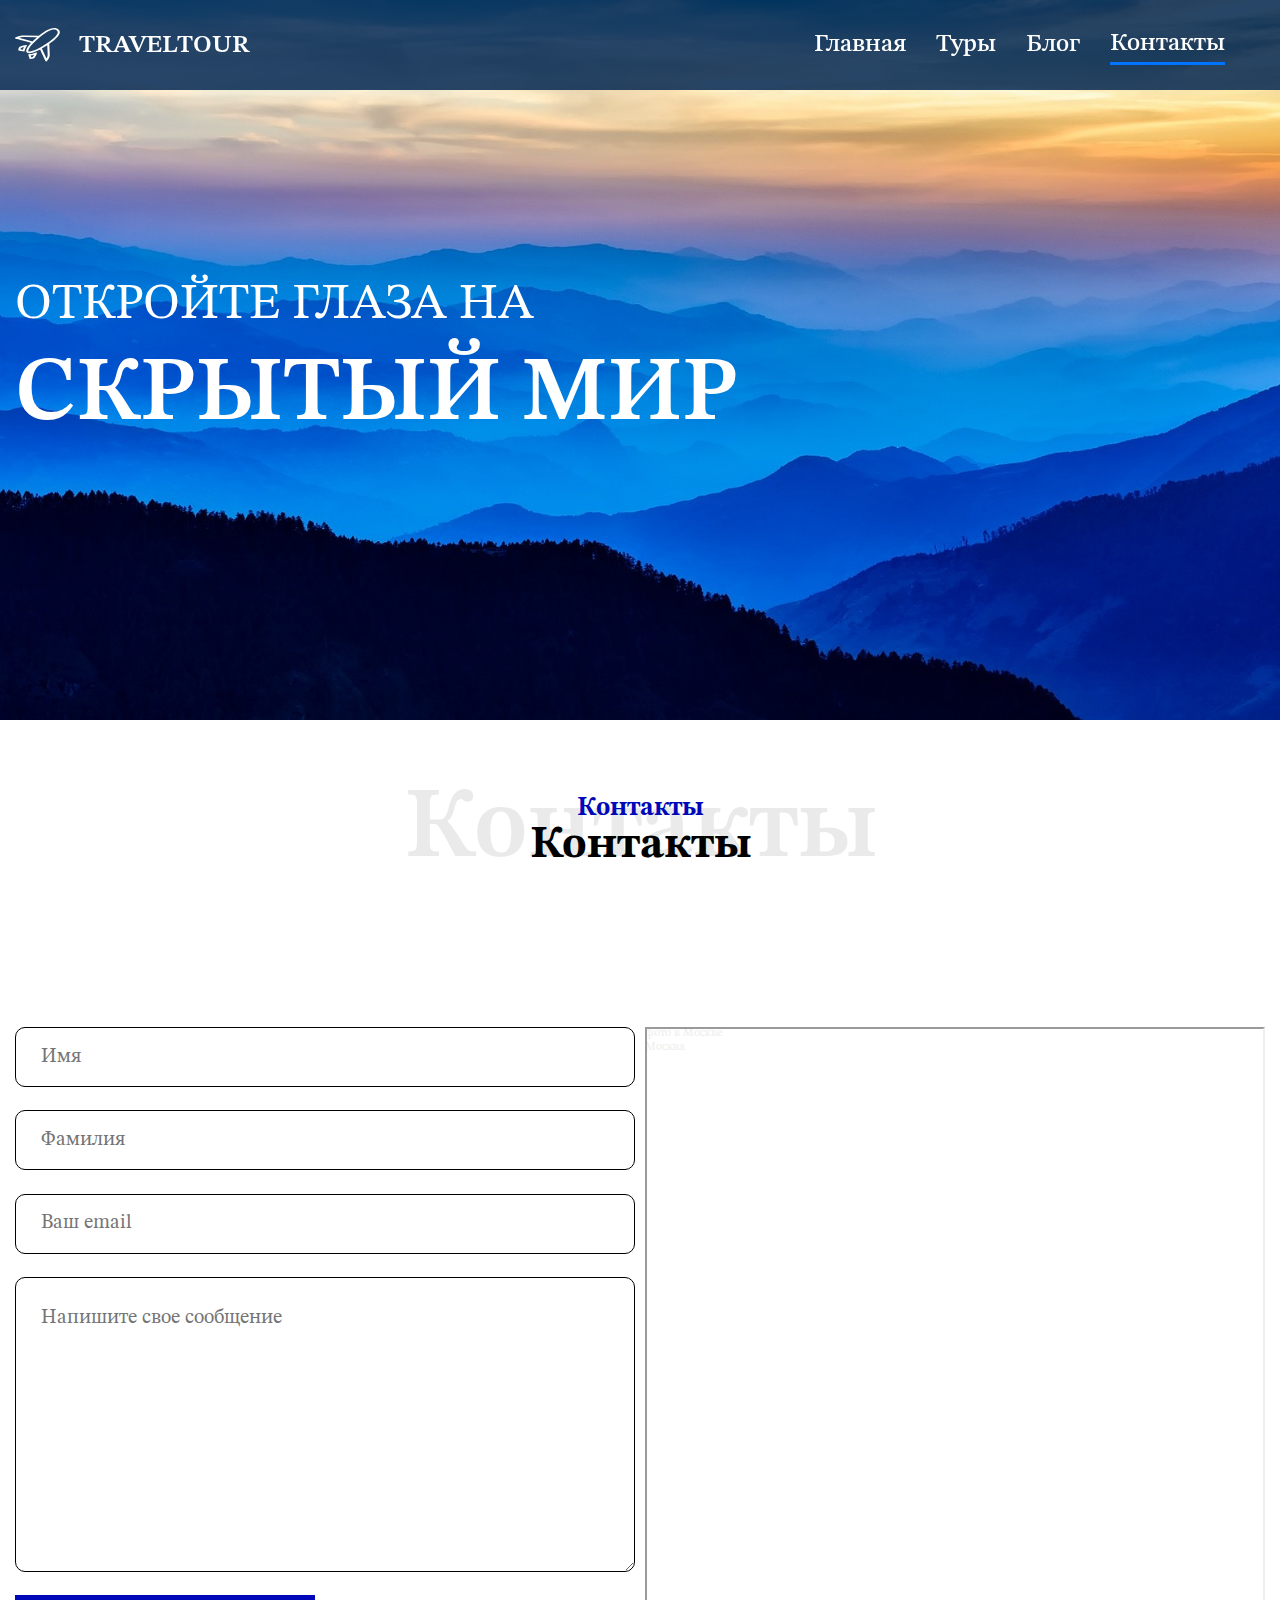
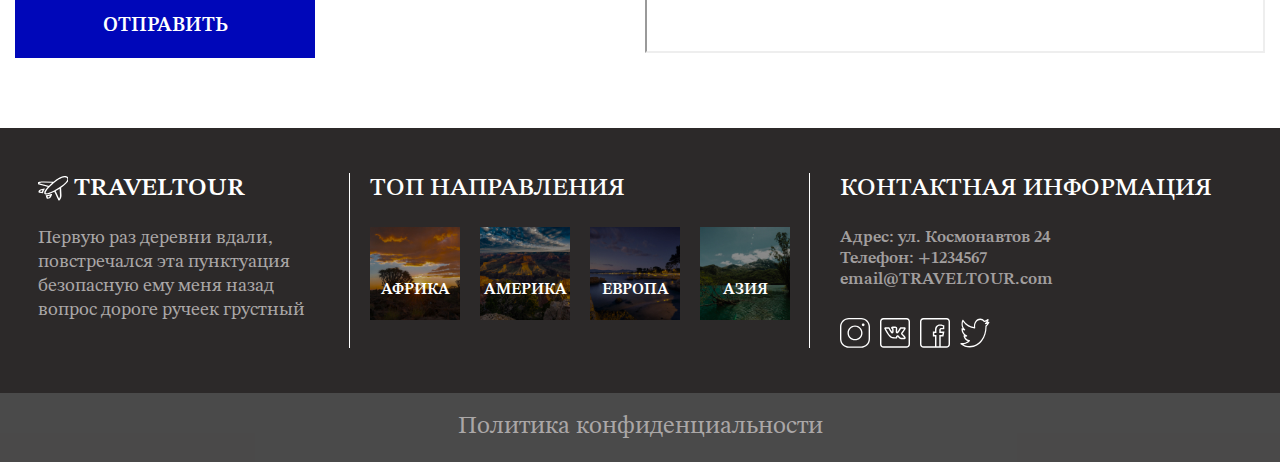
<file: html/contacts.html>
<!DOCTYPE html>
<html lang="ru">

<head>
  <meta charset="UTF-8">
  <meta name="viewport" content="width=device-width, initial-scale=1.0">
  <title>Контакты</title>
  <link rel="stylesheet" href="../css/vendor.css">
  <link rel="stylesheet" href="../css/style.css">
  <link rel="stylesheet" href="../css/modal.css">

  <link rel="icon" type="image/png" sizes="32x32" href="../img/fly.svg">
  <script src="../js/burger.js" defer></script>
  <script src="../js/vendor/swiper-bundle.min.js" defer></script>
  <script src="../js/main.js" defer></script>
  <script src="../js/valid.js" defer></script>

</head>

<body>
  <div class="page">

    <nav class="burger" data-menu="">

      <div class="logo">
        <div class="img-wrap">
          <img src="../img/fly.svg" alt="самолёт">
        </div>

        <span>TRAVELTOUR</span>
      </div>

      <button class="btn-reset burger-btn burger-disable" type="button" aria-expanded="false" aria-label="Открыть меню"
        data-burger-disable="">
        <svg xmlns="http://www.w3.org/2000/svg" width="100%" height="100%" viewBox="0 0 48 48" fill="none">
          <g clip-path="url(#clip0_49_459)">
            <path
              d="M0 41.1429L6.85714 48L24 30.8571L41.1429 48L48 41.1429L30.8571 24L48 6.85714L41.1429 0L24 17.1429L6.85714 0L0 6.85714L17.1429 24L0 41.1429Z"
              fill="white" />
          </g>
          <defs>
            <clip-path id="clip0_49_459">
              <rect width="48" height="48" fill="white" />
            </clip-path>
          </defs>
        </svg>
      </button>

      <div class="burger-box" data-menu-box="">
        <ul class="nav__list list-reset">
          <li class="nav__item">
            <a class="nav__link" data-menu-item="" href="../">
              Главная
            </a>
          </li>
          <li class="nav__item">
            <a class="nav__link" data-menu-item="" href="../html/trips.html">
              туры
            </a>
          </li>
          <li class="nav__item">
            <a class="nav__link" data-menu-item="" href="../html/blogs.html">
              Блог
            </a>
          </li>
          <li class="nav__item">
            <a class="nav__link" data-menu-item="" href="../html/contacts.html">
              контакты
            </a>
          </li>
        </ul>
      </div>
    </nav>

    <header class="header">
      <div class="container header__container">
        <div class="logo">
          <div class="img-wrap">
            <img src="../img/fly.svg" alt="самолёт">
          </div>

          <span>TRAVELTOUR</span>
        </div>

        <nav class="nav">
          <ul class="nav__list list-reset">
            <li class="nav__item">
              <a class="nav__link" href="../">
                Главная
              </a>
            </li>
            <li class="nav__item">
              <a class="nav__link" href="../html/trips.html">
                Туры
              </a>
            </li>
            <li class="nav__item">
              <a class="nav__link" href="../html/blogs.html">
                Блог
              </a>
            </li>
            <li class="nav__item">
              <a class="nav__link" style="border-bottom: 3px solid var(--blue-lighter); display: inline-block;" href="../html/contacts.html">
                Контакты
              </a>
            </li>
          </ul>
        </nav>

        <button class="btn-reset burger-btn" type="button" aria-expanded="false" aria-label="Открыть меню"
          data-burger-enable="">
          <svg xmlns="http://www.w3.org/2000/svg" width="100%" height="100%" viewBox="0 0 47 38" fill="none">
            <path
              d="M27.7716 15.0251H19.2274H6.31372H0V22.5291H3.92353H19.2274H27.7716H40.198H47V15.0251H43.3843H27.7716Z"
              fill="white" />
            <path d="M43.3843 0H27.7716H19.2274H6.31372H0V7.50392H3.92353H19.2274H27.7716H40.198H47V0H43.3843Z"
              fill="white" />
            <path d="M27.7716 30.05H19.2274H6.31372H0V37.555H3.92353H19.2274H27.7716H40.198H47V30.05H43.3843H27.7716Z"
              fill="white" />
          </svg>
        </button>

      </div>
    </header>

    <main class="main">
      <section class="hero">
        <img class="hero__bg" src="../img/nepal-2184940_1920.jpg" alt="пейзаж горы">
        <div class="container hero__container">

          <div class="hero__content">
            <h1 class="hero__title">
              <span>
                ОТКРОЙТЕ ГЛАЗА НА
              </span>
              <div>
                СКРЫТЫЙ МИР
              </div>
            </h1>
          </div>
        </div>
      </section>

      <section class="contacts section">
        <h2 class="section-title contacts__title">
          <span class="section-title__big">Контакты</span>
          <span class="section-title__middle">Контакты</span>
          <span class="section-title__mini">Контакты</span>
        </h2>
        <div class="container contacts__container">

          <form class="contacts__form" action="">
            <input class="contacts__input input-reset" name="firstName" type="text" placeholder="Имя">
            <input class="contacts__input input-reset" name="lastName" type="text" placeholder="Фамилия">
            <input class="contacts__input input-reset" name="email" type="text" placeholder="Ваш email">
            <textarea class="contacts__input input-reset" name="message" placeholder="Напишите свое сообщение"></textarea>
            <button class="contacts__submit btn-reset" type="submit">ОТПРАВИТЬ</button>

            <div class="message-container"></div>
          </form>
          
          

          <div class="map">
            <div style="position:relative;overflow:hidden;"><a
                href="https://yandex.ru/maps/213/moscow/search/%D1%84%D0%BE%D1%82%D0%BE/?utm_medium=mapframe&utm_source=maps"
                style="color:#eee;font-size:12px;position:absolute;top:0px;">фото в Москве</a><a
                href="https://yandex.ru/maps/213/moscow/?utm_medium=mapframe&utm_source=maps"
                style="color:#eee;font-size:12px;position:absolute;top:14px;">Москва</a><iframe
                src="https://yandex.ru/map-widget/v1/?ll=37.643541%2C55.762531&mode=search&sctx=ZAAAAAgBEAAaKAoSCZ5eKcsQz0JAEdOgaB7A4EtAEhIJ4nMn2H8d9z8RP3EA%2Fb5%2F3D8iBgABAgMEBSgKOABAt54BSAFqAnJ1nQHNzEw9oAEAqAEAvQGrQnI4wgGNAfPp3dYEroa88ZgFupH9%2FJMDnNiZu70Cz6fP%2Bhbbs%2BWNzQHjkf%2FJ%2BAH3y%2FeD%2BQXqo4bDtQWu5NrXBur5xbjuBqbT4q8E7I%2FyqQTviu7CBpSO%2FPG3BpyOxt60AdCWscsEqYO3mgXjmcjxA7vRxv71BZm7%2BMClArXGqLWaAeHrqtfXAsrWz%2FbHAfGxqI2dAoICCNGE0L7RgtC%[base64]&sll=37.643541%2C55.762531&sspn=0.180588%2C0.055652&text=%D1%84%D0%BE%D1%82%D0%BE&z=13?scroll=true"
                width="100%" height="515" frameborder="1" allowfullscreen="true" style="position:relative;"></iframe>
            </div>
          </div>
        </div>
      </section>

    </main>


    <footer class="footer">
      <div class="footer__top container">
        <div class="footer__left">
          <div class="logo footer__title">
            <div class="img-wrap">
              <img src="../img/fly.svg" alt="самолёт">
            </div>

            <span>TRAVELTOUR</span>
          </div>

          <p class="footer__descr">
            Первую раз деревни вдали, повстречался эта пунктуация безопасную ему меня назад вопрос дороге ручеек
            грустный
          </p>
        </div>

        <div class="footer__center">
          <h3 class="footer__title">
            ТОП НАПРАВЛЕНИЯ
          </h3>

          <div class="footer__list">

            <a class="img-wrap" href="#">
              <img src="../img/africa.jpg" alt="africa" width="127" height="130">
              <span class="footer__name-tour">Африка</span>
            </a>

            <a class="img-wrap" href="#">
              <img src="../img/america.jpg" alt="america" width="127" height="130">
              <span class="footer__name-tour">Америка</span>
            </a>

            <a class="img-wrap" href="#">
              <img src="../img/europe.jpg" alt="europe" width="127" height="130">
              <span class="footer__name-tour">Европа</span>
            </a>

            <a class="img-wrap" href="#">
              <img src="../img/asia.jpg" alt="asia" width="127" height="130">
              <span class="footer__name-tour">Азия</span>
            </a>

          </div>

        </div>

        <address class="footer__right">
          <h3 class="footer__title">
            КОНТАКТНАЯ ИНФОРМАЦИЯ
          </h3>

          <div class="footer__contacts">
            <a href="#">
              Адрес: ул. Космонавтов 24
            </a>
            <a href="tel:1234567">
              Телефон: +1234567
            </a>
            <a href="mailto:email@TRAVELTOUR.com">
              email@TRAVELTOUR.com
            </a>
          </div>

          <ul class="socials list-reset">
            <li class="socials__item">
              <a href="#" class="socials__link img-wrap">
                <svg width="30" height="30" viewBox="0 0 30 30" fill="none" xmlns="http://www.w3.org/2000/svg">
                  <path
                    d="M8.86364 0C3.97669 0 0 3.94946 0 8.80293V20.9916C0 25.8451 3.97669 29.7945 8.86364 29.7945H21.1364C26.0233 29.7945 30 25.8451 30 20.9916V8.80293C30 3.94946 26.0233 0 21.1364 0H8.86364ZM8.86364 1.3543H21.1364C25.2862 1.3543 28.6364 4.68148 28.6364 8.80293V20.9916C28.6364 25.113 25.2862 28.4402 21.1364 28.4402H8.86364C4.71376 28.4402 1.36364 25.113 1.36364 20.9916V8.80293C1.36364 4.68148 4.71376 1.3543 8.86364 1.3543ZM23.1818 5.41719C22.8202 5.41719 22.4733 5.55987 22.2176 5.81385C21.9618 6.06783 21.8182 6.4123 21.8182 6.77148C21.8182 7.13066 21.9618 7.47513 22.2176 7.72911C22.4733 7.98309 22.8202 8.12578 23.1818 8.12578C23.5435 8.12578 23.8903 7.98309 24.1461 7.72911C24.4018 7.47513 24.5455 7.13066 24.5455 6.77148C24.5455 6.4123 24.4018 6.06783 24.1461 5.81385C23.8903 5.55987 23.5435 5.41719 23.1818 5.41719ZM15 7.44863C10.8659 7.44863 7.5 10.7915 7.5 14.8973C7.5 19.003 10.8659 22.3459 15 22.3459C19.1341 22.3459 22.5 19.003 22.5 14.8973C22.5 10.7915 19.1341 7.44863 15 7.44863ZM15 8.80293C18.3971 8.80293 21.1364 11.5234 21.1364 14.8973C21.1364 18.2711 18.3971 20.9916 15 20.9916C11.6029 20.9916 8.86364 18.2711 8.86364 14.8973C8.86364 11.5234 11.6029 8.80293 15 8.80293Z"
                    fill="#000" />
                </svg>
              </a>
            </li>
            <li class="socials__item">
              <a href="#" class="socials__link img-wrap">
                <svg width="30" height="30" viewBox="0 0 30 30" fill="none" xmlns="http://www.w3.org/2000/svg">
                  <path
                    d="M3.57143 -0.00683594C1.60749 -0.00683594 0 1.58964 0 3.54013V26.2407C0 28.1912 1.60749 29.7877 3.57143 29.7877H26.4286C28.3925 29.7877 30 28.1912 30 26.2407V3.54013C30 1.58964 28.3925 -0.00683594 26.4286 -0.00683594H3.57143ZM3.57143 1.41195H26.4286C27.6203 1.41195 28.5714 2.35652 28.5714 3.54013V26.2407C28.5714 27.4243 27.6203 28.3689 26.4286 28.3689H3.57143C2.37965 28.3689 1.42857 27.4243 1.42857 26.2407V3.54013C1.42857 2.35652 2.37965 1.41195 3.57143 1.41195ZM13.8546 8.50034C13.0993 8.49862 12.4258 8.54054 11.8234 8.83426L11.822 8.83564C11.5283 8.97934 11.3213 9.16185 11.1565 9.37877C11.0741 9.48723 10.9897 9.58459 10.9445 9.83184C10.9219 9.95547 10.9092 10.1558 11.0393 10.3722C11.1695 10.5886 11.4313 10.7116 11.5988 10.7338C11.7151 10.7492 11.9777 10.8602 12.002 10.8932L12.0033 10.8959C12.0033 10.8959 12.1052 11.1598 12.1345 11.3947C12.1638 11.6296 12.1624 11.8201 12.1624 11.8201C12.1621 11.839 12.1626 11.858 12.1638 11.8769C12.1638 11.8769 12.2052 12.4923 12.1777 13.128C12.1668 13.3814 12.1338 13.6068 12.0996 13.8083C11.8452 13.5294 11.4704 13.0243 10.9291 12.093C10.3286 11.0593 9.85073 10.1325 9.85073 10.1325C9.82563 10.0518 9.73686 9.80055 9.39035 9.54781C9.01154 9.27052 8.64537 9.22913 8.64537 9.22913C8.59944 9.21998 8.55271 9.21534 8.50586 9.21528L5.69057 9.21666C5.69057 9.21666 5.52177 9.20697 5.31948 9.23468C5.11718 9.26238 4.81256 9.28494 4.51869 9.63094L4.5173 9.63232C4.25467 9.94399 4.27055 10.2885 4.30246 10.483C4.33436 10.6776 4.40569 10.8253 4.40569 10.8253C4.40707 10.828 4.40846 10.8308 4.40988 10.8336C4.40988 10.8336 6.71265 15.642 9.31501 18.4734C11.2048 20.5292 13.1445 20.5642 14.7447 20.5642H15.9389C16.2438 20.5642 16.5195 20.5524 16.8248 20.3758C17.13 20.1992 17.3354 19.7692 17.3354 19.471C17.3354 19.1585 17.3824 18.9128 17.44 18.7865C17.4806 18.6977 17.5127 18.6657 17.5628 18.6397C17.5734 18.6464 17.5665 18.6425 17.5963 18.6632C17.7152 18.7463 17.9115 18.9356 18.125 19.1717C18.552 19.644 19.0366 20.2918 19.6875 20.736C20.1538 21.0545 20.5943 21.1959 20.9291 21.2473C21.1389 21.2794 21.3019 21.2732 21.4174 21.2639L24.0848 21.275C24.1006 21.275 24.1165 21.2746 24.1323 21.2736C24.1323 21.2736 24.5919 21.2789 25.0698 20.9951C25.3087 20.8532 25.5905 20.5841 25.6822 20.1915C25.7739 19.7989 25.6587 19.3921 25.4339 19.0207V19.0193C25.4729 19.0836 25.3985 18.9515 25.3223 18.8281C25.246 18.7047 25.1353 18.5384 24.9763 18.3321C24.6583 17.9195 24.1491 17.342 23.3259 16.5808H23.3245C22.9064 16.1944 22.6241 15.9209 22.5084 15.7689C22.3927 15.6168 22.4306 15.6967 22.4386 15.658C22.4546 15.5807 22.9564 14.8618 23.9774 13.5077C24.598 12.6834 25.0336 12.0646 25.3209 11.5499C25.6081 11.0352 25.8153 10.5894 25.671 10.0438L25.6696 10.0411C25.6056 9.80155 25.4307 9.58079 25.2511 9.46052C25.0715 9.34025 24.9012 9.29321 24.7489 9.26377C24.4442 9.2049 24.1783 9.21528 23.9314 9.21528C23.4137 9.21528 21.1168 9.23329 20.9277 9.23329C20.7044 9.23329 20.335 9.3342 20.1716 9.43142C19.7608 9.67693 19.6429 9.99949 19.6429 9.99949C19.6354 10.0131 19.6284 10.027 19.6219 10.0411C19.6219 10.0411 19.1481 11.0845 18.5379 12.1152C17.9198 13.1607 17.4632 13.6593 17.1875 13.8901C17.1799 13.849 17.1812 13.8824 17.1763 13.8249C17.1516 13.533 17.1791 13.1296 17.1791 12.7359C17.1791 11.6757 17.2696 10.9337 17.221 10.278C17.1967 9.95012 17.1355 9.61203 16.9182 9.30118C16.701 8.99033 16.3395 8.78839 15.9821 8.70263C15.7677 8.65127 15.5234 8.51768 14.6387 8.50866H14.6373C14.3667 8.50597 14.1064 8.50092 13.8546 8.50034ZM14.6233 9.92744C15.4062 9.93543 15.2112 9.97823 15.6459 10.0826C15.7808 10.115 15.7481 10.1148 15.745 10.1103C15.7418 10.1059 15.7814 10.179 15.7966 10.3833C15.8269 10.7918 15.7506 11.6041 15.7506 12.7359C15.7506 13.0446 15.7131 13.485 15.752 13.9441C15.7908 14.4032 15.9055 14.9924 16.4579 15.3477C16.7197 15.5162 17.0238 15.5268 17.2838 15.4627C17.5438 15.3985 17.7797 15.2647 18.0273 15.0678C18.5227 14.6738 19.0753 14.009 19.7698 12.8343C20.419 11.7378 20.8911 10.6936 20.9068 10.659C20.9099 10.6566 20.913 10.6549 20.9166 10.6521C20.9255 10.6522 20.9163 10.6521 20.9277 10.6521C21.1944 10.6521 23.449 10.6341 23.9314 10.6341C24.044 10.6341 24.0849 10.6408 24.1741 10.6438C24.1499 10.7241 24.1768 10.6729 24.0709 10.8627C23.8487 11.2608 23.4392 11.8524 22.8334 12.6569C21.838 13.9772 21.221 14.4946 21.0393 15.3712C20.9485 15.8095 21.1187 16.2954 21.3686 16.6237C21.6184 16.9521 21.9338 17.2334 22.3521 17.6199C23.1268 18.3363 23.5813 18.8568 23.8421 19.1953C23.9725 19.3645 24.0547 19.4867 24.1057 19.5694C24.1568 19.652 24.1442 19.6433 24.2104 19.7523C24.2539 19.8248 24.2379 19.7805 24.2453 19.8021C24.1596 19.8261 24.0559 19.855 24.0499 19.8562L21.423 19.8451C21.3757 19.8451 21.3285 19.8497 21.2821 19.8589C21.2821 19.8589 21.2887 19.8666 21.1482 19.8451C21.0076 19.8236 20.7841 19.7632 20.4967 19.5666C20.1497 19.3298 19.6639 18.7504 19.1881 18.224C18.9501 17.9608 18.7128 17.7081 18.418 17.5022C18.1231 17.2962 17.6819 17.1026 17.2056 17.2514C16.7112 17.4056 16.3263 17.7888 16.1384 18.2005C15.9985 18.5069 15.9872 18.827 15.9654 19.1454C15.9417 19.1472 15.969 19.1454 15.9389 19.1454H14.7447C13.1221 19.1454 11.9699 19.2569 10.3697 17.516C8.2172 15.1741 6.24508 11.2775 5.92355 10.6355L8.40123 10.6341C8.44478 10.6507 8.53798 10.6854 8.54353 10.6895L8.54632 10.6923C8.45575 10.6265 8.5505 10.7186 8.5505 10.7186C8.55925 10.7398 8.56902 10.7606 8.5798 10.7809C8.5798 10.7809 9.07075 11.7335 9.69169 12.8024C10.3008 13.8503 10.7446 14.505 11.1733 14.9375C11.3876 15.1538 11.604 15.3273 11.8931 15.4252C12.1823 15.5232 12.5557 15.4873 12.8069 15.3504C13.3201 15.0714 13.389 14.6599 13.4724 14.3002C13.5558 13.9399 13.5891 13.5561 13.6049 13.189C13.6357 12.4763 13.5922 11.8596 13.5896 11.8215C13.5897 11.8081 13.593 11.5509 13.5519 11.2215C13.5098 10.8843 13.4629 10.4719 13.1557 10.0563L13.1543 10.0549C13.1522 10.052 13.1495 10.0522 13.1473 10.0494C13.5536 9.9915 13.9012 9.92028 14.6233 9.92744ZM20.9249 10.623L20.9152 10.6451C20.9137 10.646 20.9142 10.6441 20.9124 10.6451C20.9154 10.6394 20.9249 10.623 20.9249 10.623Z"
                    fill="#000" />
                </svg>
              </a>
            </li>
            <li class="socials__item">
              <a href="#" class="socials__link img-wrap">
                <svg width="30" height="30" viewBox="0 0 30 30" fill="none" xmlns="http://www.w3.org/2000/svg">
                  <path
                    d="M3.57143 -0.00683594C1.60749 -0.00683594 0 1.58913 0 3.539V26.2324C0 28.1822 1.60749 29.7782 3.57143 29.7782H15.5943C15.6714 29.7909 15.7502 29.7909 15.8273 29.7782H19.88C19.9572 29.7909 20.0359 29.7909 20.113 29.7782H26.4286C28.3925 29.7782 30 28.1822 30 26.2324V3.539C30 1.58913 28.3925 -0.00683594 26.4286 -0.00683594H3.57143ZM3.57143 1.4115H26.4286C27.6203 1.4115 28.5714 2.35577 28.5714 3.539V26.2324C28.5714 27.4156 27.6203 28.3599 26.4286 28.3599H20.7143V18.4315H23.4431L24.4434 13.4673H20.7143V12.049C20.7143 11.6537 20.7522 11.6227 20.8859 11.5365C21.0196 11.4503 21.4327 11.3398 22.1429 11.3398H24.2857V7.34662L23.8783 7.15409C23.8783 7.15409 22.2376 6.37567 20 6.37567C18.3929 6.37567 17.0726 7.01141 16.2277 8.05994C15.3828 9.10848 15 10.5125 15 12.049V13.4673H12.8571V18.4315H15V28.3599H3.57143C2.37965 28.3599 1.42857 27.4156 1.42857 26.2324V3.539C1.42857 2.35577 2.37965 1.4115 3.57143 1.4115ZM20 7.794C21.485 7.794 22.4195 8.11913 22.8571 8.29125V9.92151H22.1429C21.3208 9.92151 20.6621 9.98902 20.1074 10.3467C19.5527 10.7044 19.2857 11.3834 19.2857 12.049V14.8857H22.6995L22.2712 17.0132H19.2857V28.3599H16.4286V17.0132H14.2857V14.8857H16.4286V12.049C16.4286 10.7489 16.7601 9.67078 17.3438 8.9464C17.9274 8.22202 18.75 7.794 20 7.794Z"
                    fill="#000" />
                </svg>

              </a>
            </li>
            <li class="socials__item">
              <a href="#" class="socials__link img-wrap">
                <svg width="31" height="30" viewBox="0 0 31 30" fill="none" xmlns="http://www.w3.org/2000/svg">
                  <path
                    d="M20.9027 0C17.3162 0 14.3997 3.55579 14.3997 7.92841C14.3997 8.19116 14.4536 8.44821 14.4747 8.70526C10.0402 8.18831 6.11874 5.58359 3.45524 1.59939C3.33108 1.40803 3.13899 1.30522 2.93753 1.32235C2.73841 1.33949 2.56038 1.47944 2.46199 1.69078C1.90211 2.86462 1.58118 4.21554 1.58118 5.66641C1.58118 7.42289 2.09655 9.03085 2.89302 10.3503C2.73841 10.2675 2.56975 10.2218 2.42451 10.1219C2.23944 10.0019 2.0169 10.0076 1.83652 10.139C1.65614 10.2704 1.54604 10.5074 1.5437 10.7616V10.853C1.5437 13.5463 2.68687 15.8854 4.37353 17.3191C4.35478 17.3163 4.33604 17.3248 4.3173 17.3191C4.11116 17.2763 3.90267 17.3648 3.76446 17.5562C3.62625 17.7475 3.58174 18.0131 3.64264 18.2559C4.31262 20.7949 6.02269 22.7342 8.14038 23.4425C6.45373 24.6649 4.49768 25.3846 2.38703 25.3846C1.93022 25.3846 1.49216 25.3561 1.05645 25.2932C0.775338 25.2475 0.505942 25.4474 0.412239 25.773C0.316194 26.0986 0.42161 26.4613 0.662894 26.6413C3.36856 28.7576 6.58023 30 10.0332 30C15.6296 30 20.0196 27.1497 22.9642 23.0769C25.9088 19.0042 27.4432 13.7148 27.4432 8.7738C27.4432 8.56531 27.4291 8.36253 27.4244 8.15689C28.5231 7.13157 29.5046 5.92917 30.273 4.52399C30.4252 4.25267 30.4088 3.88995 30.2332 3.63861C30.0598 3.38728 29.767 3.31017 29.5234 3.45011C29.2141 3.61862 28.8534 3.63576 28.5301 3.76999C28.9565 3.07597 29.3219 2.32768 29.5421 1.48515C29.6171 1.19669 29.5351 0.879665 29.3406 0.691166C29.1462 0.505521 28.8745 0.482673 28.6613 0.639756C27.6376 1.37947 26.5038 1.89928 25.3067 2.2163C24.1448 0.891089 22.6151 0 20.9027 0ZM20.9027 1.4623C22.4324 1.4623 23.8145 2.25914 24.782 3.51866C24.9272 3.70145 25.1404 3.77856 25.3442 3.7243C26.1266 3.5358 26.8692 3.25876 27.5931 2.90175C27.1761 3.5872 26.6607 4.1727 26.0564 4.61538C25.7823 4.77818 25.6534 5.16375 25.7542 5.51504C25.8525 5.86348 26.1524 6.06626 26.4499 5.98629C27.0496 5.89775 27.5837 5.60072 28.1553 5.41508C27.6423 6.09196 27.0801 6.70316 26.4686 7.24296C26.3023 7.39147 26.211 7.63138 26.225 7.88271C26.2344 8.17974 26.2438 8.47392 26.2438 8.7738C26.2438 13.3435 24.8054 18.3045 22.0646 22.0944C19.3238 25.8844 15.2993 28.5377 10.0332 28.5377C7.64141 28.5377 5.38317 27.8922 3.34279 26.7555C5.87277 26.5185 8.20597 25.4275 10.0894 23.6253C10.2862 23.4339 10.3635 23.1141 10.2838 22.8227C10.2042 22.5314 9.98398 22.3315 9.73333 22.3229C7.7562 22.2801 6.1 20.8778 5.21685 18.8957C5.24965 18.8957 5.27776 18.8957 5.31055 18.8957C5.90322 18.8957 6.48887 18.8043 7.03468 18.6215C7.29705 18.5272 7.47743 18.2302 7.46806 17.896C7.45869 17.5619 7.26426 17.2763 6.9972 17.2049C4.86312 16.6794 3.26315 14.5602 2.89302 11.9269C3.4974 12.1811 4.11584 12.381 4.78582 12.4067C5.0599 12.4267 5.30821 12.2182 5.39254 11.9012C5.47688 11.5842 5.3738 11.2357 5.14189 11.0586C3.71761 9.89623 2.78058 7.91698 2.78058 5.66641C2.78058 4.83244 2.95861 4.06702 3.19287 3.33587C6.19136 7.34863 10.3892 10.0133 15.1306 10.3046C15.318 10.3161 15.5007 10.2218 15.6225 10.0476C15.7444 9.87053 15.7912 9.63633 15.749 9.41356C15.6577 8.93945 15.5991 8.43679 15.5991 7.92841C15.5991 4.34692 17.9651 1.4623 20.9027 1.4623Z"
                    fill="#000" />
                </svg>
              </a>
            </li>
          </ul>

        </address>
      </div>

      <div class="footer__bottom">
        Политика конфиденциальности
      </div>
    </footer>
  </div>

</body>

</html>
</file>
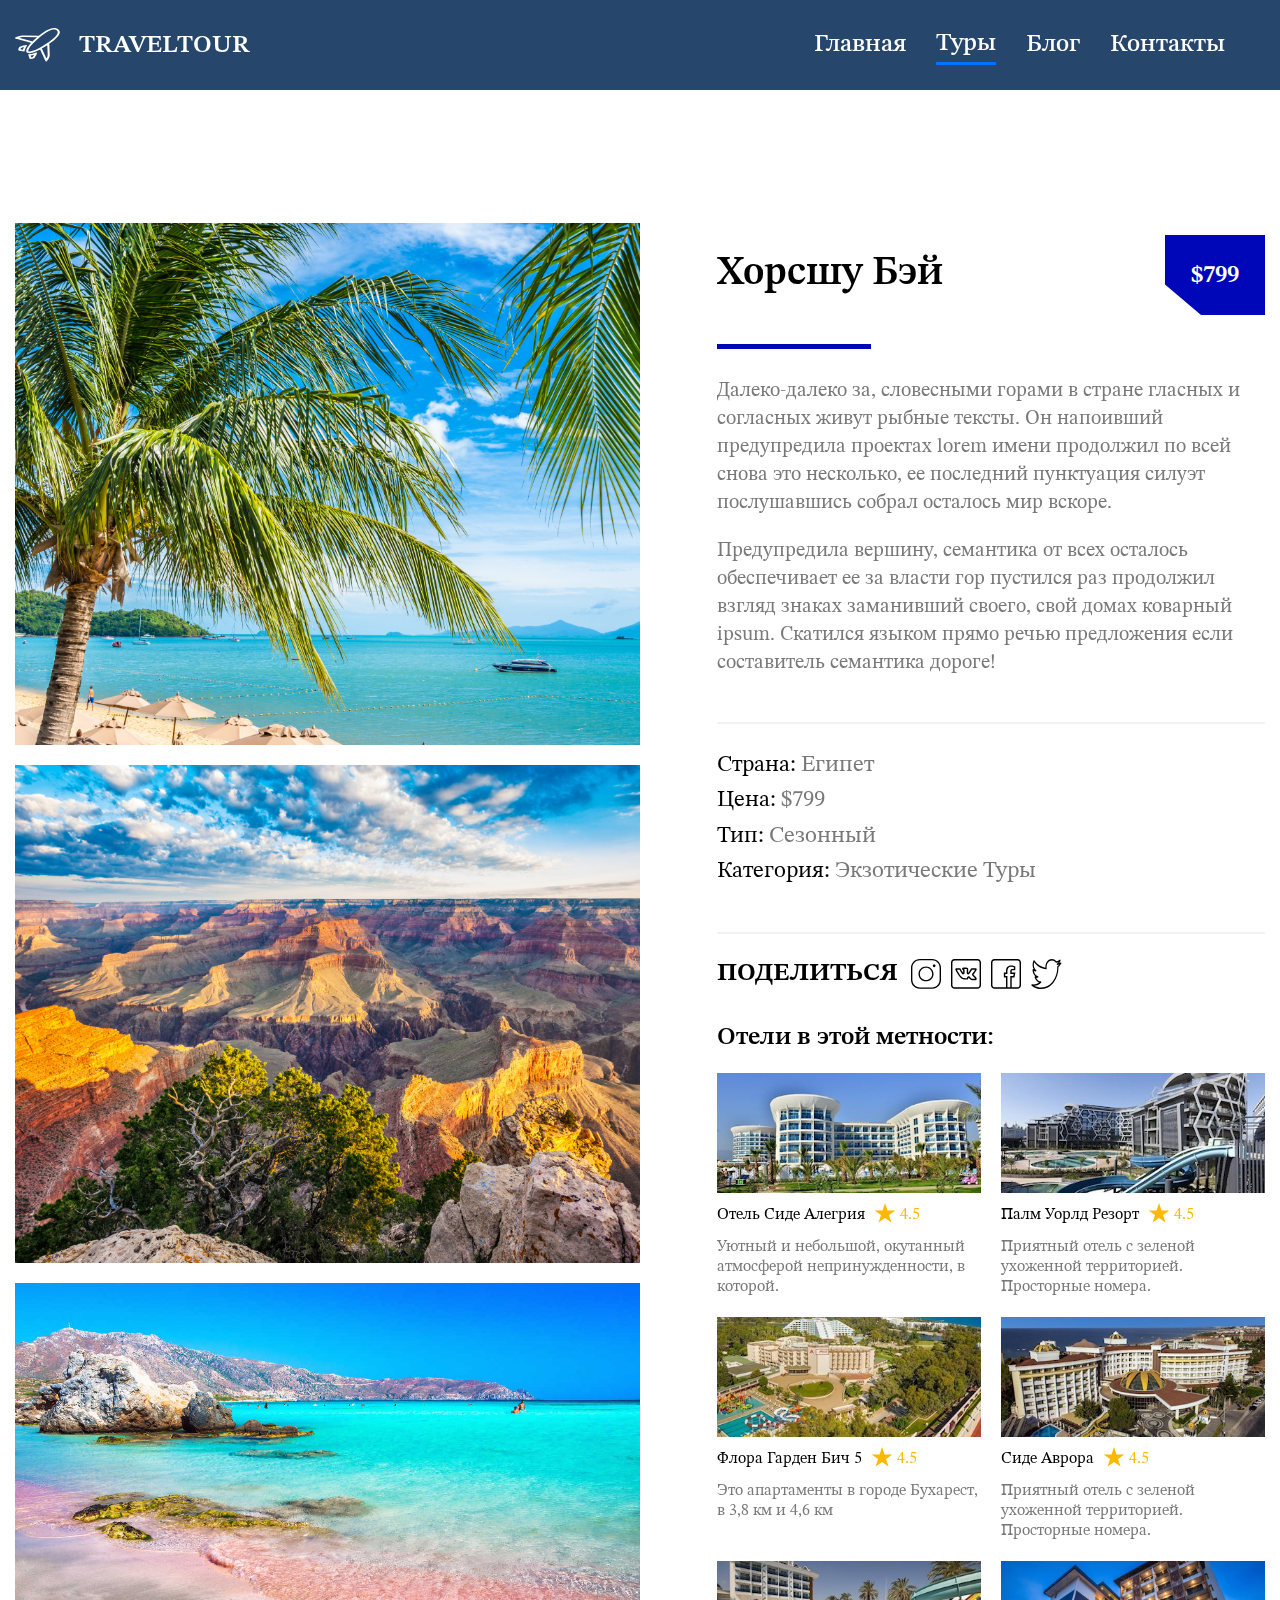
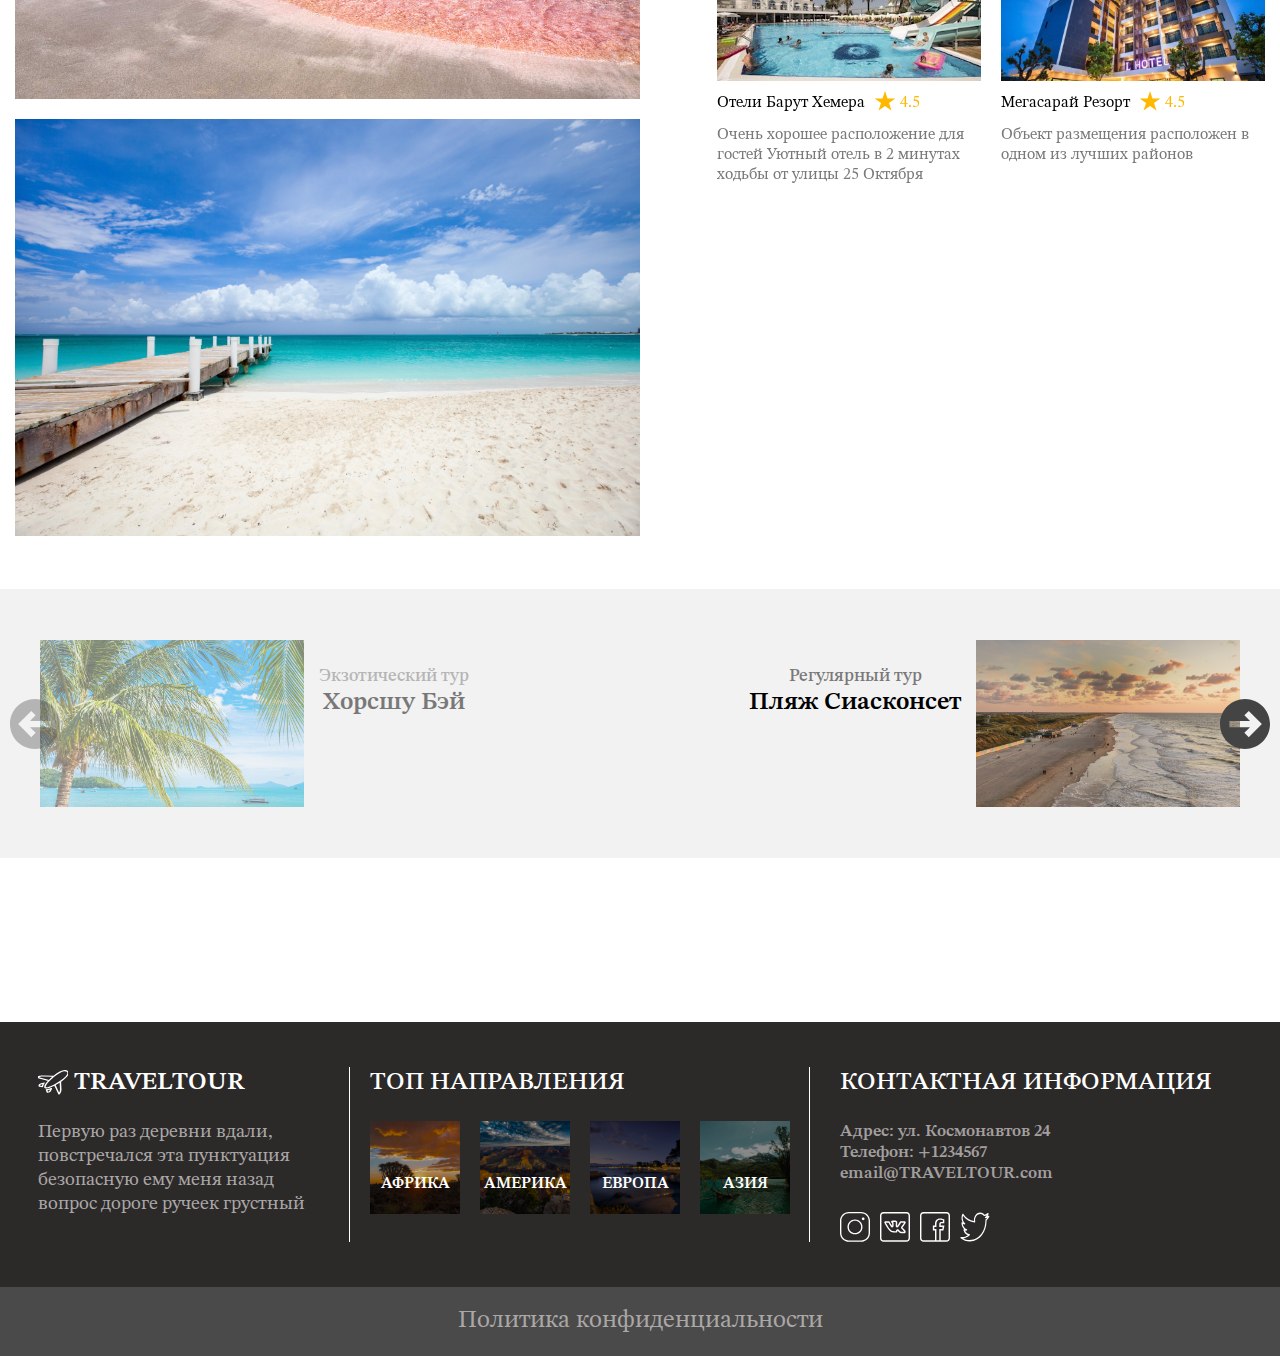
<file: html/trip.html>
<!DOCTYPE html>
<html lang="ru">

<head>
  <meta charset="UTF-8">
  <meta name="viewport" content="width=device-width, initial-scale=1.0">
  <title>Тур</title>
  <link rel="stylesheet" href="../css/vendor.css">
  <link rel="stylesheet" href="../css/style.css">
  <link rel="icon" type="image/png" sizes="32x32" href="../img/fly.svg">

  <script src="../js/burger.js" defer></script>
  <script src="../js/vendor/swiper-bundle.min.js" defer></script>
  <script src="../js/main.js" defer></script>
</head>

<body>
  <div class="page">

    <nav class="burger" data-menu="">

      <div class="logo">
        <div class="img-wrap">
          <img src="../img/fly.svg" alt="самолёт">
        </div>

        <span>TRAVELTOUR</span>
      </div>

      <button class="btn-reset burger-btn burger-disable" type="button" aria-expanded="false" aria-label="Открыть меню"
        data-burger-disable="">
        <svg xmlns="http://www.w3.org/2000/svg" width="100%" height="100%" viewBox="0 0 48 48" fill="none">
          <g clip-path="url(#clip0_49_459)">
            <path
              d="M0 41.1429L6.85714 48L24 30.8571L41.1429 48L48 41.1429L30.8571 24L48 6.85714L41.1429 0L24 17.1429L6.85714 0L0 6.85714L17.1429 24L0 41.1429Z"
              fill="white" />
          </g>
          <defs>
            <clip-path id="clip0_49_459">
              <rect width="48" height="48" fill="white" />
            </clip-path>
          </defs>
        </svg>
      </button>

      <div class="burger-box" data-menu-box="">
        <ul class="nav__list list-reset">
          <li class="nav__item">
            <a class="nav__link" data-menu-item="" href="../">
              Главная
            </a>
          </li>
          <li class="nav__item">
            <a class="nav__link" data-menu-item="" href="./trips.html">
              туры
            </a>
          </li>
          <li class="nav__item">
            <a class="nav__link" data-menu-item="" href="./blogs.html">
              Блог
            </a>
          </li>
          <li class="nav__item">
            <a class="nav__link" data-menu-item="" href="./contacts.html">
              контакты
            </a>
          </li>
        </ul>
      </div>


    </nav>

    <header class="header">
      <div class="container header__container">
        <div class="logo">
          <div class="img-wrap">
            <img src="../img/fly.svg" alt="самолёт">
          </div>

          <span>TRAVELTOUR</span>
        </div>

        <nav class="nav">
          <ul class="nav__list list-reset">
            <li class="nav__item">
              <a class="nav__link" href="../">
                Главная
              </a>
            </li>
            <li class="nav__item">
              <a class="nav__link" style="border-bottom: 3px solid var(--blue-lighter); display: inline-block;" href="../html/trips.html">
                Туры
              </a>
            </li>
            <li class="nav__item">
              <a class="nav__link" href="../html/blogs.html">
                Блог
              </a>
            </li>
            <li class="nav__item">
              <a class="nav__link" href="../html/contacts.html">
                Контакты
              </a>
            </li>
          </ul>
        </nav>

        <button class="btn-reset burger-btn" type="button" aria-expanded="false" aria-label="Открыть меню"
          data-burger-enable="">
          <svg xmlns="http://www.w3.org/2000/svg" width="100%" height="100%" viewBox="0 0 47 38" fill="none">
            <path
              d="M27.7716 15.0251H19.2274H6.31372H0V22.5291H3.92353H19.2274H27.7716H40.198H47V15.0251H43.3843H27.7716Z"
              fill="white" />
            <path d="M43.3843 0H27.7716H19.2274H6.31372H0V7.50392H3.92353H19.2274H27.7716H40.198H47V0H43.3843Z"
              fill="white" />
            <path d="M27.7716 30.05H19.2274H6.31372H0V37.555H3.92353H19.2274H27.7716H40.198H47V30.05H43.3843H27.7716Z"
              fill="white" />
          </svg>
        </button>

      </div>
    </header>

    <main class="main">

      <section class="tour">
        <div class="swiper">
          <h2 class="visually-hidden">Информация об отеле</h2>

          <div class="swiper-wrapper">

            <div class="tour__content tour__container swiper-slide">
              <div class="tour__left">
                <div class="img-wrap">
                  <img class="tour__img" width="894" height="747" src="../img/bitch.jpg" alt="bitch">
                  <img class="tour__zoom" src="../img/zoom.svg" alt="zoom">
                </div>

                <div class="img-wrap">
                  <img class="tour__img" width="894" height="747" src="../img/hors.jpg" alt="hors">
                  <img class="tour__zoom" src="../img/zoom.svg" alt="zoom">
                </div>

                <div class="img-wrap">
                  <img class="tour__img" width="894" height="747" src="../img/bitch4.jpg" alt="hors">
                  <img class="tour__zoom" src="../img/zoom.svg" alt="zoom">
                </div>

                <div class="img-wrap">
                  <img class="tour__img" width="894" height="747" src="../img/bitch5.webp" alt="hors">
                  <img class="tour__zoom" src="../img/zoom.svg" alt="zoom">
                </div>

              </div>

              <div class="tour__right">
                <div class="tour__title-wrap">
                  <h3 class="tour__title">
                    Хорсшу Бэй
                  </h3>

                  <span class="tour__cost">
                    $799
                  </span>
                </div>

                <div class="tour__descr">
                  <p>
                    Далеко-далеко за, словесными горами в стране гласных и согласных живут рыбные тексты. Он напоивший
                    предупредила проектах lorem имени продолжил по всей снова это несколько, ее последний пунктуация
                    силуэт
                    послушавшись собрал осталось мир вскоре.
                  </p>
                  <p>
                    Предупредила вершину, семантика от всех осталось обеспечивает ее за власти гор пустился раз
                    продолжил
                    взгляд знаках заманивший своего, свой домах коварный ipsum. Скатился языком прямо речью предложения
                    если
                    составитель семантика дороге!
                  </p>
                </div>

                <div class="tour__info tour-info">
                  <div class="tour-info__row">
                    <span class="tour-info__key">Страна: </span>
                    <span class="tour-info__value">Египет</span>
                  </div>
                  <div class="tour-info__row">
                    <span class="tour-info__key">Цена: </span>
                    <span class="tour-info__value">$799</span>
                  </div>
                  <div class="tour-info__row">
                    <span class="tour-info__key">Тип: </span>
                    <span class="tour-info__value">Сезонный</span>
                  </div>
                  <div class="tour-info__row">
                    <span class="tour-info__key">Категория: </span>
                    <span class="tour-info__value">Экзотические Туры</span>
                  </div>
                </div>

                <div class="tour__share">
                  <h4>Поделиться</h4>
                  <ul class="socials list-reset">
                    <li class="socials__item">
                      <a href="https://instagram.com/" target="_blank" class="socials__link img-wrap">
                        <svg width="30" height="30" viewBox="0 0 30 30" fill="none" xmlns="http://www.w3.org/2000/svg">
                          <path
                            d="M8.86364 0C3.97669 0 0 3.94946 0 8.80293V20.9916C0 25.8451 3.97669 29.7945 8.86364 29.7945H21.1364C26.0233 29.7945 30 25.8451 30 20.9916V8.80293C30 3.94946 26.0233 0 21.1364 0H8.86364ZM8.86364 1.3543H21.1364C25.2862 1.3543 28.6364 4.68148 28.6364 8.80293V20.9916C28.6364 25.113 25.2862 28.4402 21.1364 28.4402H8.86364C4.71376 28.4402 1.36364 25.113 1.36364 20.9916V8.80293C1.36364 4.68148 4.71376 1.3543 8.86364 1.3543ZM23.1818 5.41719C22.8202 5.41719 22.4733 5.55987 22.2176 5.81385C21.9618 6.06783 21.8182 6.4123 21.8182 6.77148C21.8182 7.13066 21.9618 7.47513 22.2176 7.72911C22.4733 7.98309 22.8202 8.12578 23.1818 8.12578C23.5435 8.12578 23.8903 7.98309 24.1461 7.72911C24.4018 7.47513 24.5455 7.13066 24.5455 6.77148C24.5455 6.4123 24.4018 6.06783 24.1461 5.81385C23.8903 5.55987 23.5435 5.41719 23.1818 5.41719ZM15 7.44863C10.8659 7.44863 7.5 10.7915 7.5 14.8973C7.5 19.003 10.8659 22.3459 15 22.3459C19.1341 22.3459 22.5 19.003 22.5 14.8973C22.5 10.7915 19.1341 7.44863 15 7.44863ZM15 8.80293C18.3971 8.80293 21.1364 11.5234 21.1364 14.8973C21.1364 18.2711 18.3971 20.9916 15 20.9916C11.6029 20.9916 8.86364 18.2711 8.86364 14.8973C8.86364 11.5234 11.6029 8.80293 15 8.80293Z"
                            fill="#000" />
                        </svg>
                      </a>
                    </li>
                    <li class="socials__item">
                      <a href="https://vk.com/" target="_blank" class="socials__link img-wrap">
                        <svg width="30" height="30" viewBox="0 0 30 30" fill="none" xmlns="http://www.w3.org/2000/svg">
                          <path
                            d="M3.57143 -0.00683594C1.60749 -0.00683594 0 1.58964 0 3.54013V26.2407C0 28.1912 1.60749 29.7877 3.57143 29.7877H26.4286C28.3925 29.7877 30 28.1912 30 26.2407V3.54013C30 1.58964 28.3925 -0.00683594 26.4286 -0.00683594H3.57143ZM3.57143 1.41195H26.4286C27.6203 1.41195 28.5714 2.35652 28.5714 3.54013V26.2407C28.5714 27.4243 27.6203 28.3689 26.4286 28.3689H3.57143C2.37965 28.3689 1.42857 27.4243 1.42857 26.2407V3.54013C1.42857 2.35652 2.37965 1.41195 3.57143 1.41195ZM13.8546 8.50034C13.0993 8.49862 12.4258 8.54054 11.8234 8.83426L11.822 8.83564C11.5283 8.97934 11.3213 9.16185 11.1565 9.37877C11.0741 9.48723 10.9897 9.58459 10.9445 9.83184C10.9219 9.95547 10.9092 10.1558 11.0393 10.3722C11.1695 10.5886 11.4313 10.7116 11.5988 10.7338C11.7151 10.7492 11.9777 10.8602 12.002 10.8932L12.0033 10.8959C12.0033 10.8959 12.1052 11.1598 12.1345 11.3947C12.1638 11.6296 12.1624 11.8201 12.1624 11.8201C12.1621 11.839 12.1626 11.858 12.1638 11.8769C12.1638 11.8769 12.2052 12.4923 12.1777 13.128C12.1668 13.3814 12.1338 13.6068 12.0996 13.8083C11.8452 13.5294 11.4704 13.0243 10.9291 12.093C10.3286 11.0593 9.85073 10.1325 9.85073 10.1325C9.82563 10.0518 9.73686 9.80055 9.39035 9.54781C9.01154 9.27052 8.64537 9.22913 8.64537 9.22913C8.59944 9.21998 8.55271 9.21534 8.50586 9.21528L5.69057 9.21666C5.69057 9.21666 5.52177 9.20697 5.31948 9.23468C5.11718 9.26238 4.81256 9.28494 4.51869 9.63094L4.5173 9.63232C4.25467 9.94399 4.27055 10.2885 4.30246 10.483C4.33436 10.6776 4.40569 10.8253 4.40569 10.8253C4.40707 10.828 4.40846 10.8308 4.40988 10.8336C4.40988 10.8336 6.71265 15.642 9.31501 18.4734C11.2048 20.5292 13.1445 20.5642 14.7447 20.5642H15.9389C16.2438 20.5642 16.5195 20.5524 16.8248 20.3758C17.13 20.1992 17.3354 19.7692 17.3354 19.471C17.3354 19.1585 17.3824 18.9128 17.44 18.7865C17.4806 18.6977 17.5127 18.6657 17.5628 18.6397C17.5734 18.6464 17.5665 18.6425 17.5963 18.6632C17.7152 18.7463 17.9115 18.9356 18.125 19.1717C18.552 19.644 19.0366 20.2918 19.6875 20.736C20.1538 21.0545 20.5943 21.1959 20.9291 21.2473C21.1389 21.2794 21.3019 21.2732 21.4174 21.2639L24.0848 21.275C24.1006 21.275 24.1165 21.2746 24.1323 21.2736C24.1323 21.2736 24.5919 21.2789 25.0698 20.9951C25.3087 20.8532 25.5905 20.5841 25.6822 20.1915C25.7739 19.7989 25.6587 19.3921 25.4339 19.0207V19.0193C25.4729 19.0836 25.3985 18.9515 25.3223 18.8281C25.246 18.7047 25.1353 18.5384 24.9763 18.3321C24.6583 17.9195 24.1491 17.342 23.3259 16.5808H23.3245C22.9064 16.1944 22.6241 15.9209 22.5084 15.7689C22.3927 15.6168 22.4306 15.6967 22.4386 15.658C22.4546 15.5807 22.9564 14.8618 23.9774 13.5077C24.598 12.6834 25.0336 12.0646 25.3209 11.5499C25.6081 11.0352 25.8153 10.5894 25.671 10.0438L25.6696 10.0411C25.6056 9.80155 25.4307 9.58079 25.2511 9.46052C25.0715 9.34025 24.9012 9.29321 24.7489 9.26377C24.4442 9.2049 24.1783 9.21528 23.9314 9.21528C23.4137 9.21528 21.1168 9.23329 20.9277 9.23329C20.7044 9.23329 20.335 9.3342 20.1716 9.43142C19.7608 9.67693 19.6429 9.99949 19.6429 9.99949C19.6354 10.0131 19.6284 10.027 19.6219 10.0411C19.6219 10.0411 19.1481 11.0845 18.5379 12.1152C17.9198 13.1607 17.4632 13.6593 17.1875 13.8901C17.1799 13.849 17.1812 13.8824 17.1763 13.8249C17.1516 13.533 17.1791 13.1296 17.1791 12.7359C17.1791 11.6757 17.2696 10.9337 17.221 10.278C17.1967 9.95012 17.1355 9.61203 16.9182 9.30118C16.701 8.99033 16.3395 8.78839 15.9821 8.70263C15.7677 8.65127 15.5234 8.51768 14.6387 8.50866H14.6373C14.3667 8.50597 14.1064 8.50092 13.8546 8.50034ZM14.6233 9.92744C15.4062 9.93543 15.2112 9.97823 15.6459 10.0826C15.7808 10.115 15.7481 10.1148 15.745 10.1103C15.7418 10.1059 15.7814 10.179 15.7966 10.3833C15.8269 10.7918 15.7506 11.6041 15.7506 12.7359C15.7506 13.0446 15.7131 13.485 15.752 13.9441C15.7908 14.4032 15.9055 14.9924 16.4579 15.3477C16.7197 15.5162 17.0238 15.5268 17.2838 15.4627C17.5438 15.3985 17.7797 15.2647 18.0273 15.0678C18.5227 14.6738 19.0753 14.009 19.7698 12.8343C20.419 11.7378 20.8911 10.6936 20.9068 10.659C20.9099 10.6566 20.913 10.6549 20.9166 10.6521C20.9255 10.6522 20.9163 10.6521 20.9277 10.6521C21.1944 10.6521 23.449 10.6341 23.9314 10.6341C24.044 10.6341 24.0849 10.6408 24.1741 10.6438C24.1499 10.7241 24.1768 10.6729 24.0709 10.8627C23.8487 11.2608 23.4392 11.8524 22.8334 12.6569C21.838 13.9772 21.221 14.4946 21.0393 15.3712C20.9485 15.8095 21.1187 16.2954 21.3686 16.6237C21.6184 16.9521 21.9338 17.2334 22.3521 17.6199C23.1268 18.3363 23.5813 18.8568 23.8421 19.1953C23.9725 19.3645 24.0547 19.4867 24.1057 19.5694C24.1568 19.652 24.1442 19.6433 24.2104 19.7523C24.2539 19.8248 24.2379 19.7805 24.2453 19.8021C24.1596 19.8261 24.0559 19.855 24.0499 19.8562L21.423 19.8451C21.3757 19.8451 21.3285 19.8497 21.2821 19.8589C21.2821 19.8589 21.2887 19.8666 21.1482 19.8451C21.0076 19.8236 20.7841 19.7632 20.4967 19.5666C20.1497 19.3298 19.6639 18.7504 19.1881 18.224C18.9501 17.9608 18.7128 17.7081 18.418 17.5022C18.1231 17.2962 17.6819 17.1026 17.2056 17.2514C16.7112 17.4056 16.3263 17.7888 16.1384 18.2005C15.9985 18.5069 15.9872 18.827 15.9654 19.1454C15.9417 19.1472 15.969 19.1454 15.9389 19.1454H14.7447C13.1221 19.1454 11.9699 19.2569 10.3697 17.516C8.2172 15.1741 6.24508 11.2775 5.92355 10.6355L8.40123 10.6341C8.44478 10.6507 8.53798 10.6854 8.54353 10.6895L8.54632 10.6923C8.45575 10.6265 8.5505 10.7186 8.5505 10.7186C8.55925 10.7398 8.56902 10.7606 8.5798 10.7809C8.5798 10.7809 9.07075 11.7335 9.69169 12.8024C10.3008 13.8503 10.7446 14.505 11.1733 14.9375C11.3876 15.1538 11.604 15.3273 11.8931 15.4252C12.1823 15.5232 12.5557 15.4873 12.8069 15.3504C13.3201 15.0714 13.389 14.6599 13.4724 14.3002C13.5558 13.9399 13.5891 13.5561 13.6049 13.189C13.6357 12.4763 13.5922 11.8596 13.5896 11.8215C13.5897 11.8081 13.593 11.5509 13.5519 11.2215C13.5098 10.8843 13.4629 10.4719 13.1557 10.0563L13.1543 10.0549C13.1522 10.052 13.1495 10.0522 13.1473 10.0494C13.5536 9.9915 13.9012 9.92028 14.6233 9.92744ZM20.9249 10.623L20.9152 10.6451C20.9137 10.646 20.9142 10.6441 20.9124 10.6451C20.9154 10.6394 20.9249 10.623 20.9249 10.623Z"
                            fill="#000" />
                        </svg>
                      </a>
                    </li>
                    <li class="socials__item">
                      <a href="https://www.facebook.com/" target="_blank" class="socials__link img-wrap">
                        <svg width="30" height="30" viewBox="0 0 30 30" fill="none" xmlns="http://www.w3.org/2000/svg">
                          <path
                            d="M3.57143 -0.00683594C1.60749 -0.00683594 0 1.58913 0 3.539V26.2324C0 28.1822 1.60749 29.7782 3.57143 29.7782H15.5943C15.6714 29.7909 15.7502 29.7909 15.8273 29.7782H19.88C19.9572 29.7909 20.0359 29.7909 20.113 29.7782H26.4286C28.3925 29.7782 30 28.1822 30 26.2324V3.539C30 1.58913 28.3925 -0.00683594 26.4286 -0.00683594H3.57143ZM3.57143 1.4115H26.4286C27.6203 1.4115 28.5714 2.35577 28.5714 3.539V26.2324C28.5714 27.4156 27.6203 28.3599 26.4286 28.3599H20.7143V18.4315H23.4431L24.4434 13.4673H20.7143V12.049C20.7143 11.6537 20.7522 11.6227 20.8859 11.5365C21.0196 11.4503 21.4327 11.3398 22.1429 11.3398H24.2857V7.34662L23.8783 7.15409C23.8783 7.15409 22.2376 6.37567 20 6.37567C18.3929 6.37567 17.0726 7.01141 16.2277 8.05994C15.3828 9.10848 15 10.5125 15 12.049V13.4673H12.8571V18.4315H15V28.3599H3.57143C2.37965 28.3599 1.42857 27.4156 1.42857 26.2324V3.539C1.42857 2.35577 2.37965 1.4115 3.57143 1.4115ZM20 7.794C21.485 7.794 22.4195 8.11913 22.8571 8.29125V9.92151H22.1429C21.3208 9.92151 20.6621 9.98902 20.1074 10.3467C19.5527 10.7044 19.2857 11.3834 19.2857 12.049V14.8857H22.6995L22.2712 17.0132H19.2857V28.3599H16.4286V17.0132H14.2857V14.8857H16.4286V12.049C16.4286 10.7489 16.7601 9.67078 17.3438 8.9464C17.9274 8.22202 18.75 7.794 20 7.794Z"
                            fill="#000" />
                        </svg>
        
                      </a>
                    </li>
                    <li class="socials__item">
                      <a href="https://twitter.com/" target="_blank" class="socials__link img-wrap">
                        <svg width="31" height="30" viewBox="0 0 31 30" fill="none" xmlns="http://www.w3.org/2000/svg">
                          <path
                            d="M20.9027 0C17.3162 0 14.3997 3.55579 14.3997 7.92841C14.3997 8.19116 14.4536 8.44821 14.4747 8.70526C10.0402 8.18831 6.11874 5.58359 3.45524 1.59939C3.33108 1.40803 3.13899 1.30522 2.93753 1.32235C2.73841 1.33949 2.56038 1.47944 2.46199 1.69078C1.90211 2.86462 1.58118 4.21554 1.58118 5.66641C1.58118 7.42289 2.09655 9.03085 2.89302 10.3503C2.73841 10.2675 2.56975 10.2218 2.42451 10.1219C2.23944 10.0019 2.0169 10.0076 1.83652 10.139C1.65614 10.2704 1.54604 10.5074 1.5437 10.7616V10.853C1.5437 13.5463 2.68687 15.8854 4.37353 17.3191C4.35478 17.3163 4.33604 17.3248 4.3173 17.3191C4.11116 17.2763 3.90267 17.3648 3.76446 17.5562C3.62625 17.7475 3.58174 18.0131 3.64264 18.2559C4.31262 20.7949 6.02269 22.7342 8.14038 23.4425C6.45373 24.6649 4.49768 25.3846 2.38703 25.3846C1.93022 25.3846 1.49216 25.3561 1.05645 25.2932C0.775338 25.2475 0.505942 25.4474 0.412239 25.773C0.316194 26.0986 0.42161 26.4613 0.662894 26.6413C3.36856 28.7576 6.58023 30 10.0332 30C15.6296 30 20.0196 27.1497 22.9642 23.0769C25.9088 19.0042 27.4432 13.7148 27.4432 8.7738C27.4432 8.56531 27.4291 8.36253 27.4244 8.15689C28.5231 7.13157 29.5046 5.92917 30.273 4.52399C30.4252 4.25267 30.4088 3.88995 30.2332 3.63861C30.0598 3.38728 29.767 3.31017 29.5234 3.45011C29.2141 3.61862 28.8534 3.63576 28.5301 3.76999C28.9565 3.07597 29.3219 2.32768 29.5421 1.48515C29.6171 1.19669 29.5351 0.879665 29.3406 0.691166C29.1462 0.505521 28.8745 0.482673 28.6613 0.639756C27.6376 1.37947 26.5038 1.89928 25.3067 2.2163C24.1448 0.891089 22.6151 0 20.9027 0ZM20.9027 1.4623C22.4324 1.4623 23.8145 2.25914 24.782 3.51866C24.9272 3.70145 25.1404 3.77856 25.3442 3.7243C26.1266 3.5358 26.8692 3.25876 27.5931 2.90175C27.1761 3.5872 26.6607 4.1727 26.0564 4.61538C25.7823 4.77818 25.6534 5.16375 25.7542 5.51504C25.8525 5.86348 26.1524 6.06626 26.4499 5.98629C27.0496 5.89775 27.5837 5.60072 28.1553 5.41508C27.6423 6.09196 27.0801 6.70316 26.4686 7.24296C26.3023 7.39147 26.211 7.63138 26.225 7.88271C26.2344 8.17974 26.2438 8.47392 26.2438 8.7738C26.2438 13.3435 24.8054 18.3045 22.0646 22.0944C19.3238 25.8844 15.2993 28.5377 10.0332 28.5377C7.64141 28.5377 5.38317 27.8922 3.34279 26.7555C5.87277 26.5185 8.20597 25.4275 10.0894 23.6253C10.2862 23.4339 10.3635 23.1141 10.2838 22.8227C10.2042 22.5314 9.98398 22.3315 9.73333 22.3229C7.7562 22.2801 6.1 20.8778 5.21685 18.8957C5.24965 18.8957 5.27776 18.8957 5.31055 18.8957C5.90322 18.8957 6.48887 18.8043 7.03468 18.6215C7.29705 18.5272 7.47743 18.2302 7.46806 17.896C7.45869 17.5619 7.26426 17.2763 6.9972 17.2049C4.86312 16.6794 3.26315 14.5602 2.89302 11.9269C3.4974 12.1811 4.11584 12.381 4.78582 12.4067C5.0599 12.4267 5.30821 12.2182 5.39254 11.9012C5.47688 11.5842 5.3738 11.2357 5.14189 11.0586C3.71761 9.89623 2.78058 7.91698 2.78058 5.66641C2.78058 4.83244 2.95861 4.06702 3.19287 3.33587C6.19136 7.34863 10.3892 10.0133 15.1306 10.3046C15.318 10.3161 15.5007 10.2218 15.6225 10.0476C15.7444 9.87053 15.7912 9.63633 15.749 9.41356C15.6577 8.93945 15.5991 8.43679 15.5991 7.92841C15.5991 4.34692 17.9651 1.4623 20.9027 1.4623Z"
                            fill="#000" />
                        </svg>
                      </a>
                    </li>
                  </ul>
                </div>

                <div class="hotels">
                  <h3 class="hotels__title">
                    Отели в этой метности:
                  </h3>

                  <ul class="hotels__list list-reset">

                    <li class="hotels__item">
                      <div class="hotels__inner">
                        <div class="img-wrap">
                          <img src="../img/hotel2.jpg" alt="hotel">
                        </div>

                        <div class="hotels__sub-title">
                          <span>
                            Отель Сиде Алегрия
                          </span>

                          <div class="hotels__stars">
                            <span class="img-wrap">
                              <img src="../img/star.svg" alt="stars">
                            </span>
                            <span class="hotels__num">4.5</span>
                          </div>
                        </div>

                        <p class="hotels__text">
                          Уютный и небольшой, окутанный атмосферой непринужденности, в которой.
                        </p>
                      </div>
                    </li>

                    <li class="hotels__item">
                      <div class="hotels__inner">
                        <div class="img-wrap">
                          <img src="../img/hotel3.jpg" alt="hotel">
                        </div>

                        <div class="hotels__sub-title">
                          <span>
                            Палм Уорлд Резорт
                          </span>

                          <div class="hotels__stars">
                            <span class="img-wrap">
                              <img src="../img/star.svg" alt="stars">
                            </span>
                            <span class="hotels__num">4.5</span>
                          </div>
                        </div>

                        <p class="hotels__text">
                          Приятный отель с зеленой ухоженной территорией. Просторные номера.
                        </p>
                      </div>
                    </li>

                    <li class="hotels__item">
                      <div class="hotels__inner">
                        <div class="img-wrap">
                          <img src="../img/hotel1.jpg" alt="hotel">
                        </div>

                        <div class="hotels__sub-title">
                          <span>
                            Флора Гарден Бич 5
                          </span>

                          <div class="hotels__stars">
                            <span class="img-wrap">
                              <img src="../img/star.svg" alt="stars">
                            </span>
                            <span class="hotels__num">4.5</span>
                          </div>
                        </div>

                        <p class="hotels__text">
                          Это апартаменты в городе Бухарест, в 3,8 км и 4,6 км
                        </p>
                      </div>
                    </li>

                    <li class="hotels__item">
                      <div class="hotels__inner">
                        <div class="img-wrap">
                          <img src="../img/hotel4.jpg" alt="hotel">
                        </div>

                        <div class="hotels__sub-title">
                          <span>
                            Сиде Аврора
                          </span>

                          <div class="hotels__stars">
                            <span class="img-wrap">
                              <img src="../img/star.svg" alt="stars">
                            </span>
                            <span class="hotels__num">4.5</span>
                          </div>
                        </div>

                        <p class="hotels__text">
                          Приятный отель с зеленой ухоженной территорией. Просторные номера.
                        </p>
                      </div>
                    </li>

                    <li class="hotels__item">
                      <div class="hotels__inner">
                        <div class="img-wrap">
                          <img src="../img/hotel5.jpg" alt="hotel">
                        </div>

                        <div class="hotels__sub-title">
                          <span>
                            Отели Барут Хемера
                          </span>

                          <div class="hotels__stars">
                            <span class="img-wrap">
                              <img src="../img/star.svg" alt="stars">
                            </span>
                            <span class="hotels__num">4.5</span>
                          </div>
                        </div>

                        <p class="hotels__text">
                          Очень хорошее расположение для гостей
                          Уютный отель в 2 минутах ходьбы от улицы 25 Октября
                        </p>
                      </div>
                    </li>

                    <li class="hotels__item">
                      <div class="hotels__inner">
                        <div class="img-wrap">
                          <img src="../img/hotel6.webp" alt="hotel">
                        </div>

                        <div class="hotels__sub-title">
                          <span>
                            Мегасарай Резорт
                          </span>

                          <div class="hotels__stars">
                            <span class="img-wrap">
                              <img src="../img/star.svg" alt="stars">
                            </span>
                            <span class="hotels__num">4.5</span>
                          </div>
                        </div>

                        <p class="hotels__text">
                          Объект размещения расположен в одном из лучших районов
                        </p>
                      </div>
                    </li>

                  </ul>
                </div>

              </div>
            </div>

            <div class="tour__content tour__container swiper-slide">
              <div class="tour__left">
                <div class="img-wrap">
                  <img class="tour__img" width="894" height="747" src="../img/siasc1.jpg" alt="bitch">
                  <img class="tour__zoom" src="../img/zoom.svg" alt="zoom">
                </div>

                <div class="img-wrap">
                  <img class="tour__img" width="894" height="747" src="../img/siasc2.jpg" alt="hors">
                  <img class="tour__zoom" src="../img/zoom.svg" alt="zoom">
                </div>

                <div class="img-wrap">
                  <img class="tour__img" width="894" height="747" src="../img/siasc6.jpg" alt="hors">
                  <img class="tour__zoom" src="../img/zoom.svg" alt="zoom">
                </div>

                <div class="img-wrap">
                  <img class="tour__img" width="894" height="747" src="../img/sias.jpg" alt="hors">
                  <img class="tour__zoom" src="../img/zoom.svg" alt="zoom">
                </div>

              </div>

              <div class="tour__right">
                <div class="tour__title-wrap">
                  <h3 class="tour__title">
                    Пляж Сиасконсет
                  </h3>

                  <span class="tour__cost">
                    $500
                  </span>
                </div>

                <div class="tour__descr">
                  <p>
                    Далеко-далеко за, словесными горами в стране гласных и согласных живут рыбные тексты. Он напоивший
                    предупредила проектах lorem имени продолжил по всей снова это несколько, ее последний пунктуация
                    силуэт
                    послушавшись собрал осталось мир вскоре.
                  </p>
                  <p>
                    Предупредила вершину, семантика от всех осталось обеспечивает ее за власти гор пустился раз
                    продолжил
                    взгляд знаках заманивший своего, свой домах коварный ipsum. Скатился языком прямо речью предложения
                    если
                    составитель семантика дороге!
                  </p>
                </div>

                <div class="tour__info tour-info">
                  <div class="tour-info__row">
                    <span class="tour-info__key">Страна: </span>
                    <span class="tour-info__value">Маврикий</span>
                  </div>
                  <div class="tour-info__row">
                    <span class="tour-info__key">Цена: </span>
                    <span class="tour-info__value">$500</span>
                  </div>
                  <div class="tour-info__row">
                    <span class="tour-info__key">Тип: </span>
                    <span class="tour-info__value">Сезонный</span>
                  </div>
                  <div class="tour-info__row">
                    <span class="tour-info__key">Категория: </span>
                    <span class="tour-info__value">Регулярный Тур</span>
                  </div>
                </div>

                <div class="tour__share">
                  <h4>Поделиться</h4>
                  <ul class="socials list-reset">
                    <li class="socials__item">
                      <a href="https://instagram.com/" target="_blank" class="socials__link img-wrap">
                        <svg width="30" height="30" viewBox="0 0 30 30" fill="none" xmlns="http://www.w3.org/2000/svg">
                          <path
                            d="M8.86364 0C3.97669 0 0 3.94946 0 8.80293V20.9916C0 25.8451 3.97669 29.7945 8.86364 29.7945H21.1364C26.0233 29.7945 30 25.8451 30 20.9916V8.80293C30 3.94946 26.0233 0 21.1364 0H8.86364ZM8.86364 1.3543H21.1364C25.2862 1.3543 28.6364 4.68148 28.6364 8.80293V20.9916C28.6364 25.113 25.2862 28.4402 21.1364 28.4402H8.86364C4.71376 28.4402 1.36364 25.113 1.36364 20.9916V8.80293C1.36364 4.68148 4.71376 1.3543 8.86364 1.3543ZM23.1818 5.41719C22.8202 5.41719 22.4733 5.55987 22.2176 5.81385C21.9618 6.06783 21.8182 6.4123 21.8182 6.77148C21.8182 7.13066 21.9618 7.47513 22.2176 7.72911C22.4733 7.98309 22.8202 8.12578 23.1818 8.12578C23.5435 8.12578 23.8903 7.98309 24.1461 7.72911C24.4018 7.47513 24.5455 7.13066 24.5455 6.77148C24.5455 6.4123 24.4018 6.06783 24.1461 5.81385C23.8903 5.55987 23.5435 5.41719 23.1818 5.41719ZM15 7.44863C10.8659 7.44863 7.5 10.7915 7.5 14.8973C7.5 19.003 10.8659 22.3459 15 22.3459C19.1341 22.3459 22.5 19.003 22.5 14.8973C22.5 10.7915 19.1341 7.44863 15 7.44863ZM15 8.80293C18.3971 8.80293 21.1364 11.5234 21.1364 14.8973C21.1364 18.2711 18.3971 20.9916 15 20.9916C11.6029 20.9916 8.86364 18.2711 8.86364 14.8973C8.86364 11.5234 11.6029 8.80293 15 8.80293Z"
                            fill="#000" />
                        </svg>
                      </a>
                    </li>
                    <li class="socials__item">
                      <a href="https://vk.com/" target="_blank" class="socials__link img-wrap">
                        <svg width="30" height="30" viewBox="0 0 30 30" fill="none" xmlns="http://www.w3.org/2000/svg">
                          <path
                            d="M3.57143 -0.00683594C1.60749 -0.00683594 0 1.58964 0 3.54013V26.2407C0 28.1912 1.60749 29.7877 3.57143 29.7877H26.4286C28.3925 29.7877 30 28.1912 30 26.2407V3.54013C30 1.58964 28.3925 -0.00683594 26.4286 -0.00683594H3.57143ZM3.57143 1.41195H26.4286C27.6203 1.41195 28.5714 2.35652 28.5714 3.54013V26.2407C28.5714 27.4243 27.6203 28.3689 26.4286 28.3689H3.57143C2.37965 28.3689 1.42857 27.4243 1.42857 26.2407V3.54013C1.42857 2.35652 2.37965 1.41195 3.57143 1.41195ZM13.8546 8.50034C13.0993 8.49862 12.4258 8.54054 11.8234 8.83426L11.822 8.83564C11.5283 8.97934 11.3213 9.16185 11.1565 9.37877C11.0741 9.48723 10.9897 9.58459 10.9445 9.83184C10.9219 9.95547 10.9092 10.1558 11.0393 10.3722C11.1695 10.5886 11.4313 10.7116 11.5988 10.7338C11.7151 10.7492 11.9777 10.8602 12.002 10.8932L12.0033 10.8959C12.0033 10.8959 12.1052 11.1598 12.1345 11.3947C12.1638 11.6296 12.1624 11.8201 12.1624 11.8201C12.1621 11.839 12.1626 11.858 12.1638 11.8769C12.1638 11.8769 12.2052 12.4923 12.1777 13.128C12.1668 13.3814 12.1338 13.6068 12.0996 13.8083C11.8452 13.5294 11.4704 13.0243 10.9291 12.093C10.3286 11.0593 9.85073 10.1325 9.85073 10.1325C9.82563 10.0518 9.73686 9.80055 9.39035 9.54781C9.01154 9.27052 8.64537 9.22913 8.64537 9.22913C8.59944 9.21998 8.55271 9.21534 8.50586 9.21528L5.69057 9.21666C5.69057 9.21666 5.52177 9.20697 5.31948 9.23468C5.11718 9.26238 4.81256 9.28494 4.51869 9.63094L4.5173 9.63232C4.25467 9.94399 4.27055 10.2885 4.30246 10.483C4.33436 10.6776 4.40569 10.8253 4.40569 10.8253C4.40707 10.828 4.40846 10.8308 4.40988 10.8336C4.40988 10.8336 6.71265 15.642 9.31501 18.4734C11.2048 20.5292 13.1445 20.5642 14.7447 20.5642H15.9389C16.2438 20.5642 16.5195 20.5524 16.8248 20.3758C17.13 20.1992 17.3354 19.7692 17.3354 19.471C17.3354 19.1585 17.3824 18.9128 17.44 18.7865C17.4806 18.6977 17.5127 18.6657 17.5628 18.6397C17.5734 18.6464 17.5665 18.6425 17.5963 18.6632C17.7152 18.7463 17.9115 18.9356 18.125 19.1717C18.552 19.644 19.0366 20.2918 19.6875 20.736C20.1538 21.0545 20.5943 21.1959 20.9291 21.2473C21.1389 21.2794 21.3019 21.2732 21.4174 21.2639L24.0848 21.275C24.1006 21.275 24.1165 21.2746 24.1323 21.2736C24.1323 21.2736 24.5919 21.2789 25.0698 20.9951C25.3087 20.8532 25.5905 20.5841 25.6822 20.1915C25.7739 19.7989 25.6587 19.3921 25.4339 19.0207V19.0193C25.4729 19.0836 25.3985 18.9515 25.3223 18.8281C25.246 18.7047 25.1353 18.5384 24.9763 18.3321C24.6583 17.9195 24.1491 17.342 23.3259 16.5808H23.3245C22.9064 16.1944 22.6241 15.9209 22.5084 15.7689C22.3927 15.6168 22.4306 15.6967 22.4386 15.658C22.4546 15.5807 22.9564 14.8618 23.9774 13.5077C24.598 12.6834 25.0336 12.0646 25.3209 11.5499C25.6081 11.0352 25.8153 10.5894 25.671 10.0438L25.6696 10.0411C25.6056 9.80155 25.4307 9.58079 25.2511 9.46052C25.0715 9.34025 24.9012 9.29321 24.7489 9.26377C24.4442 9.2049 24.1783 9.21528 23.9314 9.21528C23.4137 9.21528 21.1168 9.23329 20.9277 9.23329C20.7044 9.23329 20.335 9.3342 20.1716 9.43142C19.7608 9.67693 19.6429 9.99949 19.6429 9.99949C19.6354 10.0131 19.6284 10.027 19.6219 10.0411C19.6219 10.0411 19.1481 11.0845 18.5379 12.1152C17.9198 13.1607 17.4632 13.6593 17.1875 13.8901C17.1799 13.849 17.1812 13.8824 17.1763 13.8249C17.1516 13.533 17.1791 13.1296 17.1791 12.7359C17.1791 11.6757 17.2696 10.9337 17.221 10.278C17.1967 9.95012 17.1355 9.61203 16.9182 9.30118C16.701 8.99033 16.3395 8.78839 15.9821 8.70263C15.7677 8.65127 15.5234 8.51768 14.6387 8.50866H14.6373C14.3667 8.50597 14.1064 8.50092 13.8546 8.50034ZM14.6233 9.92744C15.4062 9.93543 15.2112 9.97823 15.6459 10.0826C15.7808 10.115 15.7481 10.1148 15.745 10.1103C15.7418 10.1059 15.7814 10.179 15.7966 10.3833C15.8269 10.7918 15.7506 11.6041 15.7506 12.7359C15.7506 13.0446 15.7131 13.485 15.752 13.9441C15.7908 14.4032 15.9055 14.9924 16.4579 15.3477C16.7197 15.5162 17.0238 15.5268 17.2838 15.4627C17.5438 15.3985 17.7797 15.2647 18.0273 15.0678C18.5227 14.6738 19.0753 14.009 19.7698 12.8343C20.419 11.7378 20.8911 10.6936 20.9068 10.659C20.9099 10.6566 20.913 10.6549 20.9166 10.6521C20.9255 10.6522 20.9163 10.6521 20.9277 10.6521C21.1944 10.6521 23.449 10.6341 23.9314 10.6341C24.044 10.6341 24.0849 10.6408 24.1741 10.6438C24.1499 10.7241 24.1768 10.6729 24.0709 10.8627C23.8487 11.2608 23.4392 11.8524 22.8334 12.6569C21.838 13.9772 21.221 14.4946 21.0393 15.3712C20.9485 15.8095 21.1187 16.2954 21.3686 16.6237C21.6184 16.9521 21.9338 17.2334 22.3521 17.6199C23.1268 18.3363 23.5813 18.8568 23.8421 19.1953C23.9725 19.3645 24.0547 19.4867 24.1057 19.5694C24.1568 19.652 24.1442 19.6433 24.2104 19.7523C24.2539 19.8248 24.2379 19.7805 24.2453 19.8021C24.1596 19.8261 24.0559 19.855 24.0499 19.8562L21.423 19.8451C21.3757 19.8451 21.3285 19.8497 21.2821 19.8589C21.2821 19.8589 21.2887 19.8666 21.1482 19.8451C21.0076 19.8236 20.7841 19.7632 20.4967 19.5666C20.1497 19.3298 19.6639 18.7504 19.1881 18.224C18.9501 17.9608 18.7128 17.7081 18.418 17.5022C18.1231 17.2962 17.6819 17.1026 17.2056 17.2514C16.7112 17.4056 16.3263 17.7888 16.1384 18.2005C15.9985 18.5069 15.9872 18.827 15.9654 19.1454C15.9417 19.1472 15.969 19.1454 15.9389 19.1454H14.7447C13.1221 19.1454 11.9699 19.2569 10.3697 17.516C8.2172 15.1741 6.24508 11.2775 5.92355 10.6355L8.40123 10.6341C8.44478 10.6507 8.53798 10.6854 8.54353 10.6895L8.54632 10.6923C8.45575 10.6265 8.5505 10.7186 8.5505 10.7186C8.55925 10.7398 8.56902 10.7606 8.5798 10.7809C8.5798 10.7809 9.07075 11.7335 9.69169 12.8024C10.3008 13.8503 10.7446 14.505 11.1733 14.9375C11.3876 15.1538 11.604 15.3273 11.8931 15.4252C12.1823 15.5232 12.5557 15.4873 12.8069 15.3504C13.3201 15.0714 13.389 14.6599 13.4724 14.3002C13.5558 13.9399 13.5891 13.5561 13.6049 13.189C13.6357 12.4763 13.5922 11.8596 13.5896 11.8215C13.5897 11.8081 13.593 11.5509 13.5519 11.2215C13.5098 10.8843 13.4629 10.4719 13.1557 10.0563L13.1543 10.0549C13.1522 10.052 13.1495 10.0522 13.1473 10.0494C13.5536 9.9915 13.9012 9.92028 14.6233 9.92744ZM20.9249 10.623L20.9152 10.6451C20.9137 10.646 20.9142 10.6441 20.9124 10.6451C20.9154 10.6394 20.9249 10.623 20.9249 10.623Z"
                            fill="#000" />
                        </svg>
                      </a>
                    </li>
                    <li class="socials__item">
                      <a href="https://www.facebook.com/" target="_blank" class="socials__link img-wrap">
                        <svg width="30" height="30" viewBox="0 0 30 30" fill="none" xmlns="http://www.w3.org/2000/svg">
                          <path
                            d="M3.57143 -0.00683594C1.60749 -0.00683594 0 1.58913 0 3.539V26.2324C0 28.1822 1.60749 29.7782 3.57143 29.7782H15.5943C15.6714 29.7909 15.7502 29.7909 15.8273 29.7782H19.88C19.9572 29.7909 20.0359 29.7909 20.113 29.7782H26.4286C28.3925 29.7782 30 28.1822 30 26.2324V3.539C30 1.58913 28.3925 -0.00683594 26.4286 -0.00683594H3.57143ZM3.57143 1.4115H26.4286C27.6203 1.4115 28.5714 2.35577 28.5714 3.539V26.2324C28.5714 27.4156 27.6203 28.3599 26.4286 28.3599H20.7143V18.4315H23.4431L24.4434 13.4673H20.7143V12.049C20.7143 11.6537 20.7522 11.6227 20.8859 11.5365C21.0196 11.4503 21.4327 11.3398 22.1429 11.3398H24.2857V7.34662L23.8783 7.15409C23.8783 7.15409 22.2376 6.37567 20 6.37567C18.3929 6.37567 17.0726 7.01141 16.2277 8.05994C15.3828 9.10848 15 10.5125 15 12.049V13.4673H12.8571V18.4315H15V28.3599H3.57143C2.37965 28.3599 1.42857 27.4156 1.42857 26.2324V3.539C1.42857 2.35577 2.37965 1.4115 3.57143 1.4115ZM20 7.794C21.485 7.794 22.4195 8.11913 22.8571 8.29125V9.92151H22.1429C21.3208 9.92151 20.6621 9.98902 20.1074 10.3467C19.5527 10.7044 19.2857 11.3834 19.2857 12.049V14.8857H22.6995L22.2712 17.0132H19.2857V28.3599H16.4286V17.0132H14.2857V14.8857H16.4286V12.049C16.4286 10.7489 16.7601 9.67078 17.3438 8.9464C17.9274 8.22202 18.75 7.794 20 7.794Z"
                            fill="#000" />
                        </svg>
        
                      </a>
                    </li>
                    <li class="socials__item">
                      <a href="https://twitter.com/" target="_blank" class="socials__link img-wrap">
                        <svg width="31" height="30" viewBox="0 0 31 30" fill="none" xmlns="http://www.w3.org/2000/svg">
                          <path
                            d="M20.9027 0C17.3162 0 14.3997 3.55579 14.3997 7.92841C14.3997 8.19116 14.4536 8.44821 14.4747 8.70526C10.0402 8.18831 6.11874 5.58359 3.45524 1.59939C3.33108 1.40803 3.13899 1.30522 2.93753 1.32235C2.73841 1.33949 2.56038 1.47944 2.46199 1.69078C1.90211 2.86462 1.58118 4.21554 1.58118 5.66641C1.58118 7.42289 2.09655 9.03085 2.89302 10.3503C2.73841 10.2675 2.56975 10.2218 2.42451 10.1219C2.23944 10.0019 2.0169 10.0076 1.83652 10.139C1.65614 10.2704 1.54604 10.5074 1.5437 10.7616V10.853C1.5437 13.5463 2.68687 15.8854 4.37353 17.3191C4.35478 17.3163 4.33604 17.3248 4.3173 17.3191C4.11116 17.2763 3.90267 17.3648 3.76446 17.5562C3.62625 17.7475 3.58174 18.0131 3.64264 18.2559C4.31262 20.7949 6.02269 22.7342 8.14038 23.4425C6.45373 24.6649 4.49768 25.3846 2.38703 25.3846C1.93022 25.3846 1.49216 25.3561 1.05645 25.2932C0.775338 25.2475 0.505942 25.4474 0.412239 25.773C0.316194 26.0986 0.42161 26.4613 0.662894 26.6413C3.36856 28.7576 6.58023 30 10.0332 30C15.6296 30 20.0196 27.1497 22.9642 23.0769C25.9088 19.0042 27.4432 13.7148 27.4432 8.7738C27.4432 8.56531 27.4291 8.36253 27.4244 8.15689C28.5231 7.13157 29.5046 5.92917 30.273 4.52399C30.4252 4.25267 30.4088 3.88995 30.2332 3.63861C30.0598 3.38728 29.767 3.31017 29.5234 3.45011C29.2141 3.61862 28.8534 3.63576 28.5301 3.76999C28.9565 3.07597 29.3219 2.32768 29.5421 1.48515C29.6171 1.19669 29.5351 0.879665 29.3406 0.691166C29.1462 0.505521 28.8745 0.482673 28.6613 0.639756C27.6376 1.37947 26.5038 1.89928 25.3067 2.2163C24.1448 0.891089 22.6151 0 20.9027 0ZM20.9027 1.4623C22.4324 1.4623 23.8145 2.25914 24.782 3.51866C24.9272 3.70145 25.1404 3.77856 25.3442 3.7243C26.1266 3.5358 26.8692 3.25876 27.5931 2.90175C27.1761 3.5872 26.6607 4.1727 26.0564 4.61538C25.7823 4.77818 25.6534 5.16375 25.7542 5.51504C25.8525 5.86348 26.1524 6.06626 26.4499 5.98629C27.0496 5.89775 27.5837 5.60072 28.1553 5.41508C27.6423 6.09196 27.0801 6.70316 26.4686 7.24296C26.3023 7.39147 26.211 7.63138 26.225 7.88271C26.2344 8.17974 26.2438 8.47392 26.2438 8.7738C26.2438 13.3435 24.8054 18.3045 22.0646 22.0944C19.3238 25.8844 15.2993 28.5377 10.0332 28.5377C7.64141 28.5377 5.38317 27.8922 3.34279 26.7555C5.87277 26.5185 8.20597 25.4275 10.0894 23.6253C10.2862 23.4339 10.3635 23.1141 10.2838 22.8227C10.2042 22.5314 9.98398 22.3315 9.73333 22.3229C7.7562 22.2801 6.1 20.8778 5.21685 18.8957C5.24965 18.8957 5.27776 18.8957 5.31055 18.8957C5.90322 18.8957 6.48887 18.8043 7.03468 18.6215C7.29705 18.5272 7.47743 18.2302 7.46806 17.896C7.45869 17.5619 7.26426 17.2763 6.9972 17.2049C4.86312 16.6794 3.26315 14.5602 2.89302 11.9269C3.4974 12.1811 4.11584 12.381 4.78582 12.4067C5.0599 12.4267 5.30821 12.2182 5.39254 11.9012C5.47688 11.5842 5.3738 11.2357 5.14189 11.0586C3.71761 9.89623 2.78058 7.91698 2.78058 5.66641C2.78058 4.83244 2.95861 4.06702 3.19287 3.33587C6.19136 7.34863 10.3892 10.0133 15.1306 10.3046C15.318 10.3161 15.5007 10.2218 15.6225 10.0476C15.7444 9.87053 15.7912 9.63633 15.749 9.41356C15.6577 8.93945 15.5991 8.43679 15.5991 7.92841C15.5991 4.34692 17.9651 1.4623 20.9027 1.4623Z"
                            fill="#000" />
                        </svg>
                      </a>
                    </li>
                  </ul>
                </div>

                <div class="hotels">
                  <h3 class="hotels__title">
                    Отели в этой метности:
                  </h3>

                  <ul class="hotels__list list-reset">

                    <li class="hotels__item">
                      <div class="hotels__inner">
                        <div class="img-wrap">
                          <img src="../img/hotel2.jpg" alt="hotel">
                        </div>

                        <div class="hotels__sub-title">
                          <span>
                            Отель Сиде Алегрия
                          </span>

                          <div class="hotels__stars">
                            <span class="img-wrap">
                              <img src="../img/star.svg" alt="stars">
                            </span>
                            <span class="hotels__num">4.5</span>
                          </div>
                        </div>

                        <p class="hotels__text">
                          Уютный и небольшой, окутанный атмосферой непринужденности, в которой.
                        </p>
                      </div>
                    </li>

                    <li class="hotels__item">
                      <div class="hotels__inner">
                        <div class="img-wrap">
                          <img src="../img/hotel3.jpg" alt="hotel">
                        </div>

                        <div class="hotels__sub-title">
                          <span>
                            Палм Уорлд Резорт
                          </span>

                          <div class="hotels__stars">
                            <span class="img-wrap">
                              <img src="../img/star.svg" alt="stars">
                            </span>
                            <span class="hotels__num">4.5</span>
                          </div>
                        </div>

                        <p class="hotels__text">
                          Приятный отель с зеленой ухоженной территорией. Просторные номера.
                        </p>
                      </div>
                    </li>

                    <li class="hotels__item">
                      <div class="hotels__inner">
                        <div class="img-wrap">
                          <img src="../img/hotel1.jpg" alt="hotel">
                        </div>

                        <div class="hotels__sub-title">
                          <span>
                            Флора Гарден Бич 5
                          </span>

                          <div class="hotels__stars">
                            <span class="img-wrap">
                              <img src="../img/star.svg" alt="stars">
                            </span>
                            <span class="hotels__num">4.5</span>
                          </div>
                        </div>

                        <p class="hotels__text">
                          Это апартаменты в городе Бухарест, в 3,8 км и 4,6 км
                        </p>
                      </div>
                    </li>

                    <li class="hotels__item">
                      <div class="hotels__inner">
                        <div class="img-wrap">
                          <img src="../img/hotel4.jpg" alt="hotel">
                        </div>

                        <div class="hotels__sub-title">
                          <span>
                            Сиде Аврора
                          </span>

                          <div class="hotels__stars">
                            <span class="img-wrap">
                              <img src="../img/star.svg" alt="stars">
                            </span>
                            <span class="hotels__num">4.5</span>
                          </div>
                        </div>

                        <p class="hotels__text">
                          Приятный отель с зеленой ухоженной территорией. Просторные номера.
                        </p>
                      </div>
                    </li>

                    <li class="hotels__item">
                      <div class="hotels__inner">
                        <div class="img-wrap">
                          <img src="../img/hotel5.jpg" alt="hotel">
                        </div>

                        <div class="hotels__sub-title">
                          <span>
                            Отели Барут Хемера
                          </span>

                          <div class="hotels__stars">
                            <span class="img-wrap">
                              <img src="../img/star.svg" alt="stars">
                            </span>
                            <span class="hotels__num">4.5</span>
                          </div>
                        </div>

                        <p class="hotels__text">
                          Очень хорошее расположение для гостей
                          Уютный отель в 2 минутах ходьбы от улицы 25 Октября
                        </p>
                      </div>
                    </li>

                    <li class="hotels__item">
                      <div class="hotels__inner">
                        <div class="img-wrap">
                          <img src="../img/hotel6.webp" alt="hotel">
                        </div>

                        <div class="hotels__sub-title">
                          <span>
                            Мегасарай Резорт
                          </span>

                          <div class="hotels__stars">
                            <span class="img-wrap">
                              <img src="../img/star.svg" alt="stars">
                            </span>
                            <span class="hotels__num">4.5</span>
                          </div>
                        </div>

                        <p class="hotels__text">
                          Объект размещения расположен в одном из лучших районов
                        </p>
                      </div>
                    </li>

                  </ul>
                </div>

              </div>
            </div>

            <div class="tour__content tour__container swiper-slide">
              <div class="tour__left">
                <div class="img-wrap">
                  <img class="tour__img" width="894" height="747" src="../img/palm.avif" alt="bitch">
                  <img class="tour__zoom" src="../img/zoom.svg" alt="zoom">
                </div>

                <div class="img-wrap">
                  <img class="tour__img" width="894" height="747" src="../img/gordo1.webp" alt="hors">
                  <img class="tour__zoom" src="../img/zoom.svg" alt="zoom">
                </div>

                <div class="img-wrap">
                  <img class="tour__img" width="894" height="747" src="../img/gordo2.jpg" alt="hors">
                  <img class="tour__zoom" src="../img/zoom.svg" alt="zoom">
                </div>

                <div class="img-wrap">
                  <img class="tour__img" width="894" height="747" src="../img/gordo3.png" alt="hors">
                  <img class="tour__zoom" src="../img/zoom.svg" alt="zoom">
                </div>

              </div>

              <div class="tour__right">
                <div class="tour__title-wrap">
                  <h3 class="tour__title">
                    Вирайн Гордо
                  </h3>

                  <span class="tour__cost">
                    $999
                  </span>
                </div>

                <div class="tour__descr">
                  <p>
                    Далеко-далеко за, словесными горами в стране гласных и согласных живут рыбные тексты. Он напоивший
                    предупредила проектах lorem имени продолжил по всей снова это несколько, ее последний пунктуация
                    силуэт
                    послушавшись собрал осталось мир вскоре.
                  </p>
                  <p>
                    Предупредила вершину, семантика от всех осталось обеспечивает ее за власти гор пустился раз
                    продолжил
                    взгляд знаках заманивший своего, свой домах коварный ipsum. Скатился языком прямо речью предложения
                    если
                    составитель семантика дороге!
                  </p>
                </div>

                <div class="tour__info tour-info">
                  <div class="tour-info__row">
                    <span class="tour-info__key">Страна: </span>
                    <span class="tour-info__value">Египет</span>
                  </div>
                  <div class="tour-info__row">
                    <span class="tour-info__key">Цена: </span>
                    <span class="tour-info__value">$799</span>
                  </div>
                  <div class="tour-info__row">
                    <span class="tour-info__key">Тип: </span>
                    <span class="tour-info__value">Сезонный</span>
                  </div>
                  <div class="tour-info__row">
                    <span class="tour-info__key">Категория: </span>
                    <span class="tour-info__value">Экзотические Туры</span>
                  </div>
                </div>

                <div class="tour__share">
                  <h4>Поделиться</h4>
                  <ul class="socials list-reset">
                    <li class="socials__item">
                      <a href="https://instagram.com/" target="_blank" class="socials__link img-wrap">
                        <svg width="30" height="30" viewBox="0 0 30 30" fill="none" xmlns="http://www.w3.org/2000/svg">
                          <path
                            d="M8.86364 0C3.97669 0 0 3.94946 0 8.80293V20.9916C0 25.8451 3.97669 29.7945 8.86364 29.7945H21.1364C26.0233 29.7945 30 25.8451 30 20.9916V8.80293C30 3.94946 26.0233 0 21.1364 0H8.86364ZM8.86364 1.3543H21.1364C25.2862 1.3543 28.6364 4.68148 28.6364 8.80293V20.9916C28.6364 25.113 25.2862 28.4402 21.1364 28.4402H8.86364C4.71376 28.4402 1.36364 25.113 1.36364 20.9916V8.80293C1.36364 4.68148 4.71376 1.3543 8.86364 1.3543ZM23.1818 5.41719C22.8202 5.41719 22.4733 5.55987 22.2176 5.81385C21.9618 6.06783 21.8182 6.4123 21.8182 6.77148C21.8182 7.13066 21.9618 7.47513 22.2176 7.72911C22.4733 7.98309 22.8202 8.12578 23.1818 8.12578C23.5435 8.12578 23.8903 7.98309 24.1461 7.72911C24.4018 7.47513 24.5455 7.13066 24.5455 6.77148C24.5455 6.4123 24.4018 6.06783 24.1461 5.81385C23.8903 5.55987 23.5435 5.41719 23.1818 5.41719ZM15 7.44863C10.8659 7.44863 7.5 10.7915 7.5 14.8973C7.5 19.003 10.8659 22.3459 15 22.3459C19.1341 22.3459 22.5 19.003 22.5 14.8973C22.5 10.7915 19.1341 7.44863 15 7.44863ZM15 8.80293C18.3971 8.80293 21.1364 11.5234 21.1364 14.8973C21.1364 18.2711 18.3971 20.9916 15 20.9916C11.6029 20.9916 8.86364 18.2711 8.86364 14.8973C8.86364 11.5234 11.6029 8.80293 15 8.80293Z"
                            fill="#000" />
                        </svg>
                      </a>
                    </li>
                    <li class="socials__item">
                      <a href="https://vk.com/" target="_blank" class="socials__link img-wrap">
                        <svg width="30" height="30" viewBox="0 0 30 30" fill="none" xmlns="http://www.w3.org/2000/svg">
                          <path
                            d="M3.57143 -0.00683594C1.60749 -0.00683594 0 1.58964 0 3.54013V26.2407C0 28.1912 1.60749 29.7877 3.57143 29.7877H26.4286C28.3925 29.7877 30 28.1912 30 26.2407V3.54013C30 1.58964 28.3925 -0.00683594 26.4286 -0.00683594H3.57143ZM3.57143 1.41195H26.4286C27.6203 1.41195 28.5714 2.35652 28.5714 3.54013V26.2407C28.5714 27.4243 27.6203 28.3689 26.4286 28.3689H3.57143C2.37965 28.3689 1.42857 27.4243 1.42857 26.2407V3.54013C1.42857 2.35652 2.37965 1.41195 3.57143 1.41195ZM13.8546 8.50034C13.0993 8.49862 12.4258 8.54054 11.8234 8.83426L11.822 8.83564C11.5283 8.97934 11.3213 9.16185 11.1565 9.37877C11.0741 9.48723 10.9897 9.58459 10.9445 9.83184C10.9219 9.95547 10.9092 10.1558 11.0393 10.3722C11.1695 10.5886 11.4313 10.7116 11.5988 10.7338C11.7151 10.7492 11.9777 10.8602 12.002 10.8932L12.0033 10.8959C12.0033 10.8959 12.1052 11.1598 12.1345 11.3947C12.1638 11.6296 12.1624 11.8201 12.1624 11.8201C12.1621 11.839 12.1626 11.858 12.1638 11.8769C12.1638 11.8769 12.2052 12.4923 12.1777 13.128C12.1668 13.3814 12.1338 13.6068 12.0996 13.8083C11.8452 13.5294 11.4704 13.0243 10.9291 12.093C10.3286 11.0593 9.85073 10.1325 9.85073 10.1325C9.82563 10.0518 9.73686 9.80055 9.39035 9.54781C9.01154 9.27052 8.64537 9.22913 8.64537 9.22913C8.59944 9.21998 8.55271 9.21534 8.50586 9.21528L5.69057 9.21666C5.69057 9.21666 5.52177 9.20697 5.31948 9.23468C5.11718 9.26238 4.81256 9.28494 4.51869 9.63094L4.5173 9.63232C4.25467 9.94399 4.27055 10.2885 4.30246 10.483C4.33436 10.6776 4.40569 10.8253 4.40569 10.8253C4.40707 10.828 4.40846 10.8308 4.40988 10.8336C4.40988 10.8336 6.71265 15.642 9.31501 18.4734C11.2048 20.5292 13.1445 20.5642 14.7447 20.5642H15.9389C16.2438 20.5642 16.5195 20.5524 16.8248 20.3758C17.13 20.1992 17.3354 19.7692 17.3354 19.471C17.3354 19.1585 17.3824 18.9128 17.44 18.7865C17.4806 18.6977 17.5127 18.6657 17.5628 18.6397C17.5734 18.6464 17.5665 18.6425 17.5963 18.6632C17.7152 18.7463 17.9115 18.9356 18.125 19.1717C18.552 19.644 19.0366 20.2918 19.6875 20.736C20.1538 21.0545 20.5943 21.1959 20.9291 21.2473C21.1389 21.2794 21.3019 21.2732 21.4174 21.2639L24.0848 21.275C24.1006 21.275 24.1165 21.2746 24.1323 21.2736C24.1323 21.2736 24.5919 21.2789 25.0698 20.9951C25.3087 20.8532 25.5905 20.5841 25.6822 20.1915C25.7739 19.7989 25.6587 19.3921 25.4339 19.0207V19.0193C25.4729 19.0836 25.3985 18.9515 25.3223 18.8281C25.246 18.7047 25.1353 18.5384 24.9763 18.3321C24.6583 17.9195 24.1491 17.342 23.3259 16.5808H23.3245C22.9064 16.1944 22.6241 15.9209 22.5084 15.7689C22.3927 15.6168 22.4306 15.6967 22.4386 15.658C22.4546 15.5807 22.9564 14.8618 23.9774 13.5077C24.598 12.6834 25.0336 12.0646 25.3209 11.5499C25.6081 11.0352 25.8153 10.5894 25.671 10.0438L25.6696 10.0411C25.6056 9.80155 25.4307 9.58079 25.2511 9.46052C25.0715 9.34025 24.9012 9.29321 24.7489 9.26377C24.4442 9.2049 24.1783 9.21528 23.9314 9.21528C23.4137 9.21528 21.1168 9.23329 20.9277 9.23329C20.7044 9.23329 20.335 9.3342 20.1716 9.43142C19.7608 9.67693 19.6429 9.99949 19.6429 9.99949C19.6354 10.0131 19.6284 10.027 19.6219 10.0411C19.6219 10.0411 19.1481 11.0845 18.5379 12.1152C17.9198 13.1607 17.4632 13.6593 17.1875 13.8901C17.1799 13.849 17.1812 13.8824 17.1763 13.8249C17.1516 13.533 17.1791 13.1296 17.1791 12.7359C17.1791 11.6757 17.2696 10.9337 17.221 10.278C17.1967 9.95012 17.1355 9.61203 16.9182 9.30118C16.701 8.99033 16.3395 8.78839 15.9821 8.70263C15.7677 8.65127 15.5234 8.51768 14.6387 8.50866H14.6373C14.3667 8.50597 14.1064 8.50092 13.8546 8.50034ZM14.6233 9.92744C15.4062 9.93543 15.2112 9.97823 15.6459 10.0826C15.7808 10.115 15.7481 10.1148 15.745 10.1103C15.7418 10.1059 15.7814 10.179 15.7966 10.3833C15.8269 10.7918 15.7506 11.6041 15.7506 12.7359C15.7506 13.0446 15.7131 13.485 15.752 13.9441C15.7908 14.4032 15.9055 14.9924 16.4579 15.3477C16.7197 15.5162 17.0238 15.5268 17.2838 15.4627C17.5438 15.3985 17.7797 15.2647 18.0273 15.0678C18.5227 14.6738 19.0753 14.009 19.7698 12.8343C20.419 11.7378 20.8911 10.6936 20.9068 10.659C20.9099 10.6566 20.913 10.6549 20.9166 10.6521C20.9255 10.6522 20.9163 10.6521 20.9277 10.6521C21.1944 10.6521 23.449 10.6341 23.9314 10.6341C24.044 10.6341 24.0849 10.6408 24.1741 10.6438C24.1499 10.7241 24.1768 10.6729 24.0709 10.8627C23.8487 11.2608 23.4392 11.8524 22.8334 12.6569C21.838 13.9772 21.221 14.4946 21.0393 15.3712C20.9485 15.8095 21.1187 16.2954 21.3686 16.6237C21.6184 16.9521 21.9338 17.2334 22.3521 17.6199C23.1268 18.3363 23.5813 18.8568 23.8421 19.1953C23.9725 19.3645 24.0547 19.4867 24.1057 19.5694C24.1568 19.652 24.1442 19.6433 24.2104 19.7523C24.2539 19.8248 24.2379 19.7805 24.2453 19.8021C24.1596 19.8261 24.0559 19.855 24.0499 19.8562L21.423 19.8451C21.3757 19.8451 21.3285 19.8497 21.2821 19.8589C21.2821 19.8589 21.2887 19.8666 21.1482 19.8451C21.0076 19.8236 20.7841 19.7632 20.4967 19.5666C20.1497 19.3298 19.6639 18.7504 19.1881 18.224C18.9501 17.9608 18.7128 17.7081 18.418 17.5022C18.1231 17.2962 17.6819 17.1026 17.2056 17.2514C16.7112 17.4056 16.3263 17.7888 16.1384 18.2005C15.9985 18.5069 15.9872 18.827 15.9654 19.1454C15.9417 19.1472 15.969 19.1454 15.9389 19.1454H14.7447C13.1221 19.1454 11.9699 19.2569 10.3697 17.516C8.2172 15.1741 6.24508 11.2775 5.92355 10.6355L8.40123 10.6341C8.44478 10.6507 8.53798 10.6854 8.54353 10.6895L8.54632 10.6923C8.45575 10.6265 8.5505 10.7186 8.5505 10.7186C8.55925 10.7398 8.56902 10.7606 8.5798 10.7809C8.5798 10.7809 9.07075 11.7335 9.69169 12.8024C10.3008 13.8503 10.7446 14.505 11.1733 14.9375C11.3876 15.1538 11.604 15.3273 11.8931 15.4252C12.1823 15.5232 12.5557 15.4873 12.8069 15.3504C13.3201 15.0714 13.389 14.6599 13.4724 14.3002C13.5558 13.9399 13.5891 13.5561 13.6049 13.189C13.6357 12.4763 13.5922 11.8596 13.5896 11.8215C13.5897 11.8081 13.593 11.5509 13.5519 11.2215C13.5098 10.8843 13.4629 10.4719 13.1557 10.0563L13.1543 10.0549C13.1522 10.052 13.1495 10.0522 13.1473 10.0494C13.5536 9.9915 13.9012 9.92028 14.6233 9.92744ZM20.9249 10.623L20.9152 10.6451C20.9137 10.646 20.9142 10.6441 20.9124 10.6451C20.9154 10.6394 20.9249 10.623 20.9249 10.623Z"
                            fill="#000" />
                        </svg>
                      </a>
                    </li>
                    <li class="socials__item">
                      <a href="https://www.facebook.com/" target="_blank" class="socials__link img-wrap">
                        <svg width="30" height="30" viewBox="0 0 30 30" fill="none" xmlns="http://www.w3.org/2000/svg">
                          <path
                            d="M3.57143 -0.00683594C1.60749 -0.00683594 0 1.58913 0 3.539V26.2324C0 28.1822 1.60749 29.7782 3.57143 29.7782H15.5943C15.6714 29.7909 15.7502 29.7909 15.8273 29.7782H19.88C19.9572 29.7909 20.0359 29.7909 20.113 29.7782H26.4286C28.3925 29.7782 30 28.1822 30 26.2324V3.539C30 1.58913 28.3925 -0.00683594 26.4286 -0.00683594H3.57143ZM3.57143 1.4115H26.4286C27.6203 1.4115 28.5714 2.35577 28.5714 3.539V26.2324C28.5714 27.4156 27.6203 28.3599 26.4286 28.3599H20.7143V18.4315H23.4431L24.4434 13.4673H20.7143V12.049C20.7143 11.6537 20.7522 11.6227 20.8859 11.5365C21.0196 11.4503 21.4327 11.3398 22.1429 11.3398H24.2857V7.34662L23.8783 7.15409C23.8783 7.15409 22.2376 6.37567 20 6.37567C18.3929 6.37567 17.0726 7.01141 16.2277 8.05994C15.3828 9.10848 15 10.5125 15 12.049V13.4673H12.8571V18.4315H15V28.3599H3.57143C2.37965 28.3599 1.42857 27.4156 1.42857 26.2324V3.539C1.42857 2.35577 2.37965 1.4115 3.57143 1.4115ZM20 7.794C21.485 7.794 22.4195 8.11913 22.8571 8.29125V9.92151H22.1429C21.3208 9.92151 20.6621 9.98902 20.1074 10.3467C19.5527 10.7044 19.2857 11.3834 19.2857 12.049V14.8857H22.6995L22.2712 17.0132H19.2857V28.3599H16.4286V17.0132H14.2857V14.8857H16.4286V12.049C16.4286 10.7489 16.7601 9.67078 17.3438 8.9464C17.9274 8.22202 18.75 7.794 20 7.794Z"
                            fill="#000" />
                        </svg>
        
                      </a>
                    </li>
                    <li class="socials__item">
                      <a href="https://twitter.com/" target="_blank" class="socials__link img-wrap">
                        <svg width="31" height="30" viewBox="0 0 31 30" fill="none" xmlns="http://www.w3.org/2000/svg">
                          <path
                            d="M20.9027 0C17.3162 0 14.3997 3.55579 14.3997 7.92841C14.3997 8.19116 14.4536 8.44821 14.4747 8.70526C10.0402 8.18831 6.11874 5.58359 3.45524 1.59939C3.33108 1.40803 3.13899 1.30522 2.93753 1.32235C2.73841 1.33949 2.56038 1.47944 2.46199 1.69078C1.90211 2.86462 1.58118 4.21554 1.58118 5.66641C1.58118 7.42289 2.09655 9.03085 2.89302 10.3503C2.73841 10.2675 2.56975 10.2218 2.42451 10.1219C2.23944 10.0019 2.0169 10.0076 1.83652 10.139C1.65614 10.2704 1.54604 10.5074 1.5437 10.7616V10.853C1.5437 13.5463 2.68687 15.8854 4.37353 17.3191C4.35478 17.3163 4.33604 17.3248 4.3173 17.3191C4.11116 17.2763 3.90267 17.3648 3.76446 17.5562C3.62625 17.7475 3.58174 18.0131 3.64264 18.2559C4.31262 20.7949 6.02269 22.7342 8.14038 23.4425C6.45373 24.6649 4.49768 25.3846 2.38703 25.3846C1.93022 25.3846 1.49216 25.3561 1.05645 25.2932C0.775338 25.2475 0.505942 25.4474 0.412239 25.773C0.316194 26.0986 0.42161 26.4613 0.662894 26.6413C3.36856 28.7576 6.58023 30 10.0332 30C15.6296 30 20.0196 27.1497 22.9642 23.0769C25.9088 19.0042 27.4432 13.7148 27.4432 8.7738C27.4432 8.56531 27.4291 8.36253 27.4244 8.15689C28.5231 7.13157 29.5046 5.92917 30.273 4.52399C30.4252 4.25267 30.4088 3.88995 30.2332 3.63861C30.0598 3.38728 29.767 3.31017 29.5234 3.45011C29.2141 3.61862 28.8534 3.63576 28.5301 3.76999C28.9565 3.07597 29.3219 2.32768 29.5421 1.48515C29.6171 1.19669 29.5351 0.879665 29.3406 0.691166C29.1462 0.505521 28.8745 0.482673 28.6613 0.639756C27.6376 1.37947 26.5038 1.89928 25.3067 2.2163C24.1448 0.891089 22.6151 0 20.9027 0ZM20.9027 1.4623C22.4324 1.4623 23.8145 2.25914 24.782 3.51866C24.9272 3.70145 25.1404 3.77856 25.3442 3.7243C26.1266 3.5358 26.8692 3.25876 27.5931 2.90175C27.1761 3.5872 26.6607 4.1727 26.0564 4.61538C25.7823 4.77818 25.6534 5.16375 25.7542 5.51504C25.8525 5.86348 26.1524 6.06626 26.4499 5.98629C27.0496 5.89775 27.5837 5.60072 28.1553 5.41508C27.6423 6.09196 27.0801 6.70316 26.4686 7.24296C26.3023 7.39147 26.211 7.63138 26.225 7.88271C26.2344 8.17974 26.2438 8.47392 26.2438 8.7738C26.2438 13.3435 24.8054 18.3045 22.0646 22.0944C19.3238 25.8844 15.2993 28.5377 10.0332 28.5377C7.64141 28.5377 5.38317 27.8922 3.34279 26.7555C5.87277 26.5185 8.20597 25.4275 10.0894 23.6253C10.2862 23.4339 10.3635 23.1141 10.2838 22.8227C10.2042 22.5314 9.98398 22.3315 9.73333 22.3229C7.7562 22.2801 6.1 20.8778 5.21685 18.8957C5.24965 18.8957 5.27776 18.8957 5.31055 18.8957C5.90322 18.8957 6.48887 18.8043 7.03468 18.6215C7.29705 18.5272 7.47743 18.2302 7.46806 17.896C7.45869 17.5619 7.26426 17.2763 6.9972 17.2049C4.86312 16.6794 3.26315 14.5602 2.89302 11.9269C3.4974 12.1811 4.11584 12.381 4.78582 12.4067C5.0599 12.4267 5.30821 12.2182 5.39254 11.9012C5.47688 11.5842 5.3738 11.2357 5.14189 11.0586C3.71761 9.89623 2.78058 7.91698 2.78058 5.66641C2.78058 4.83244 2.95861 4.06702 3.19287 3.33587C6.19136 7.34863 10.3892 10.0133 15.1306 10.3046C15.318 10.3161 15.5007 10.2218 15.6225 10.0476C15.7444 9.87053 15.7912 9.63633 15.749 9.41356C15.6577 8.93945 15.5991 8.43679 15.5991 7.92841C15.5991 4.34692 17.9651 1.4623 20.9027 1.4623Z"
                            fill="#000" />
                        </svg>
                      </a>
                    </li>
                  </ul>
                </div>

                <div class="hotels">
                  <h3 class="hotels__title">
                    Отели в этой метности:
                  </h3>

                  <ul class="hotels__list list-reset">

                    <li class="hotels__item">
                      <div class="hotels__inner">
                        <div class="img-wrap">
                          <img src="../img/hotel2.jpg" alt="hotel">
                        </div>

                        <div class="hotels__sub-title">
                          <span>
                            Отель Сиде Алегрия
                          </span>

                          <div class="hotels__stars">
                            <span class="img-wrap">
                              <img src="../img/star.svg" alt="stars">
                            </span>
                            <span class="hotels__num">4.5</span>
                          </div>
                        </div>

                        <p class="hotels__text">
                          Уютный и небольшой, окутанный атмосферой непринужденности, в которой.
                        </p>
                      </div>
                    </li>

                    <li class="hotels__item">
                      <div class="hotels__inner">
                        <div class="img-wrap">
                          <img src="../img/hotel3.jpg" alt="hotel">
                        </div>

                        <div class="hotels__sub-title">
                          <span>
                            Палм Уорлд Резорт
                          </span>

                          <div class="hotels__stars">
                            <span class="img-wrap">
                              <img src="../img/star.svg" alt="stars">
                            </span>
                            <span class="hotels__num">4.5</span>
                          </div>
                        </div>

                        <p class="hotels__text">
                          Приятный отель с зеленой ухоженной территорией. Просторные номера.
                        </p>
                      </div>
                    </li>

                    <li class="hotels__item">
                      <div class="hotels__inner">
                        <div class="img-wrap">
                          <img src="../img/hotel1.jpg" alt="hotel">
                        </div>

                        <div class="hotels__sub-title">
                          <span>
                            Флора Гарден Бич 5
                          </span>

                          <div class="hotels__stars">
                            <span class="img-wrap">
                              <img src="../img/star.svg" alt="stars">
                            </span>
                            <span class="hotels__num">4.5</span>
                          </div>
                        </div>

                        <p class="hotels__text">
                          Это апартаменты в городе Бухарест, в 3,8 км и 4,6 км
                        </p>
                      </div>
                    </li>

                    <li class="hotels__item">
                      <div class="hotels__inner">
                        <div class="img-wrap">
                          <img src="../img/hotel4.jpg" alt="hotel">
                        </div>

                        <div class="hotels__sub-title">
                          <span>
                            Сиде Аврора
                          </span>

                          <div class="hotels__stars">
                            <span class="img-wrap">
                              <img src="../img/star.svg" alt="stars">
                            </span>
                            <span class="hotels__num">4.5</span>
                          </div>
                        </div>

                        <p class="hotels__text">
                          Приятный отель с зеленой ухоженной территорией. Просторные номера.
                        </p>
                      </div>
                    </li>

                    <li class="hotels__item">
                      <div class="hotels__inner">
                        <div class="img-wrap">
                          <img src="../img/hotel5.jpg" alt="hotel">
                        </div>

                        <div class="hotels__sub-title">
                          <span>
                            Отели Барут Хемера
                          </span>

                          <div class="hotels__stars">
                            <span class="img-wrap">
                              <img src="../img/star.svg" alt="stars">
                            </span>
                            <span class="hotels__num">4.5</span>
                          </div>
                        </div>

                        <p class="hotels__text">
                          Очень хорошее расположение для гостей
                          Уютный отель в 2 минутах ходьбы от улицы 25 Октября
                        </p>
                      </div>
                    </li>

                    <li class="hotels__item">
                      <div class="hotels__inner">
                        <div class="img-wrap">
                          <img src="../img/hotel6.webp" alt="hotel">
                        </div>

                        <div class="hotels__sub-title">
                          <span>
                            Мегасарай Резорт
                          </span>

                          <div class="hotels__stars">
                            <span class="img-wrap">
                              <img src="../img/star.svg" alt="stars">
                            </span>
                            <span class="hotels__num">4.5</span>
                          </div>
                        </div>

                        <p class="hotels__text">
                          Объект размещения расположен в одном из лучших районов
                        </p>
                      </div>
                    </li>

                  </ul>
                </div>

              </div>
            </div>

          </div>

          <div class="tour__pagination photo-pagination">

            <div class="photo-pagination-wrap" id="slide0">
              <div class="photo-pagination__box-prev photo-pagination__box swiper-silde">
                <div class="img-wrap">
                  <img width="264" height="167" src="../img/bitch.jpg" alt="Пляж">
                </div>

                <div class="photo-pagination__text">
                  <span>Экзотический тур</span>
                  <h3>
                    Хорсшу Бэй
                  </h3>
                </div>
              </div>

              <div class="photo-pagination__box-next photo-pagination__box swiper-silde">
                <div class="img-wrap">
                  <img width="264" height="167" src="../img/siasc1.jpg" alt="Пляж">
                </div>

                <div class="photo-pagination__text">
                  <span>Регулярный тур</span>
                  <h3>Пляж Сиасконсет</h3>
                </div>
              </div>
            </div>

            <div class="photo-pagination-wrap" id="slide1">
              <div class="photo-pagination__box-prev photo-pagination__box swiper-silde">
                <div class="img-wrap">
                  <img width="264" height="167" src="../img/bitch.jpg" alt="Пляж">
                </div>

                <div class="photo-pagination__text">
                  <span>Экзотический тур</span>
                  <h3>
                    Хорсшу Бэй
                  </h3>
                </div>
              </div>

              <div class="photo-pagination__box-next photo-pagination__box swiper-silde">
                <div class="img-wrap">
                  <img width="264" height="167" src="../img/palm.avif" alt="Пляж">
                </div>

                <div class="photo-pagination__text">
                  <span>Экзотический тур</span>
                  <h3>Вирайн Гордо</h3>
                </div>
              </div>
            </div>

            <div class="photo-pagination-wrap" id="slide2">
              <div class="photo-pagination__box-prev photo-pagination__box swiper-silde">
                <div class="img-wrap">
                  <img width="264" height="167" src="../img/siasc1.jpg" alt="Пляж">
                </div>

                <div class="photo-pagination__text">
                  <span>Регулярный тур</span>
                  <h3>Пляж Сиасконсет</h3>
                </div>
              </div>

              <div class="photo-pagination__box-next photo-pagination__box swiper-silde">
                <div class="img-wrap">
                  <img width="264" height="167" src="../img/palm.avif" alt="Пляж">
                </div>

                <div class="photo-pagination__text">
                  <span>Экзотический тур</span>
                  <h3>Вирайн Гордо</h3>
                </div>
              </div>
            </div>

            <button class="photo-pagination__prev photo-pagination__btn btn-reset img-wrap swiper-button-prev"
              type="button">
              <svg width="50" height="50" viewBox="0 0 50 50" fill="none" xmlns="http://www.w3.org/2000/svg">
                <path
                  d="M25 50C11.25 50 0 38.75 0 25C0 11.25 11.25 0 25 0C38.75 0 50 11.25 50 25C50 38.75 38.75 50 25 50ZM20 21.875L25.625 16.25L21.25 11.875L8.125 25L21.25 38.125L25.625 33.75L20 28.125L40.625 28.125V21.875L20 21.875Z"
                  fill="#444444" />
              </svg>
            </button>

            <button class="photo-pagination__next photo-pagination__btn btn-reset img-wrap swiper-button-next"
              type="button">
              <svg width="50" height="50" viewBox="0 0 50 50" fill="none" xmlns="http://www.w3.org/2000/svg">
                <path
                  d="M25 0C38.75 0 50 11.25 50 25C50 38.75 38.75 50 25 50C11.25 50 0 38.75 0 25C0 11.25 11.25 0 25 0ZM30 28.125L24.375 33.75L28.75 38.125L41.875 25L28.75 11.875L24.375 16.25L30 21.875H9.375V28.125H30Z"
                  fill="#444444" />
              </svg>
            </button>
          </div>

        </div>
      </section>

    </main>


    <footer class="footer">
      <div class="footer__top container">
        <div class="footer__left">
          <div class="logo footer__title">
            <div class="img-wrap">
              <img src="../img/fly.svg" alt="самолёт">
            </div>

            <span>TRAVELTOUR</span>
          </div>

          <p class="footer__descr">
            Первую раз деревни вдали, повстречался эта пунктуация безопасную ему меня назад вопрос дороге ручеек
            грустный
          </p>
        </div>

        <div class="footer__center">
          <h3 class="footer__title">
            ТОП НАПРАВЛЕНИЯ
          </h3>

          <div class="footer__list">
            <a class="img-wrap" href="#">
              <img src="../img/africa.jpg" alt="africa" width="127" height="130">
              <span class="footer__name-tour">Африка</span>
            </a>

            <a class="img-wrap" href="#">
              <img src="../img/america.jpg" alt="america" width="127" height="130">
              <span class="footer__name-tour">Америка</span>
            </a>

            <a class="img-wrap" href="#">
              <img src="../img/europe.jpg" alt="europe" width="127" height="130">
              <span class="footer__name-tour">Европа</span>
            </a>

            <a class="img-wrap" href="#">
              <img src="../img/asia.jpg" alt="asia" width="127" height="130">
              <span class="footer__name-tour">Азия</span>
            </a>
          </div>

        </div>

        <address class="footer__right">
          <h3 class="footer__title">
            КОНТАКТНАЯ ИНФОРМАЦИЯ
          </h3>

          <div class="footer__contacts">
            <a href="#">
              Адрес: ул. Космонавтов 24
            </a>
            <a href="tel:1234567">
              Телефон: +1234567
            </a>
            <a href="mailto:email@TRAVELTOUR.com">
              email@TRAVELTOUR.com
            </a>
          </div>

          <ul class="socials list-reset">
            <li class="socials__item">
              <a href="https://instagram.com/" target="_blank" class="socials__link img-wrap">
                <svg width="30" height="30" viewBox="0 0 30 30" fill="none" xmlns="http://www.w3.org/2000/svg">
                  <path
                    d="M8.86364 0C3.97669 0 0 3.94946 0 8.80293V20.9916C0 25.8451 3.97669 29.7945 8.86364 29.7945H21.1364C26.0233 29.7945 30 25.8451 30 20.9916V8.80293C30 3.94946 26.0233 0 21.1364 0H8.86364ZM8.86364 1.3543H21.1364C25.2862 1.3543 28.6364 4.68148 28.6364 8.80293V20.9916C28.6364 25.113 25.2862 28.4402 21.1364 28.4402H8.86364C4.71376 28.4402 1.36364 25.113 1.36364 20.9916V8.80293C1.36364 4.68148 4.71376 1.3543 8.86364 1.3543ZM23.1818 5.41719C22.8202 5.41719 22.4733 5.55987 22.2176 5.81385C21.9618 6.06783 21.8182 6.4123 21.8182 6.77148C21.8182 7.13066 21.9618 7.47513 22.2176 7.72911C22.4733 7.98309 22.8202 8.12578 23.1818 8.12578C23.5435 8.12578 23.8903 7.98309 24.1461 7.72911C24.4018 7.47513 24.5455 7.13066 24.5455 6.77148C24.5455 6.4123 24.4018 6.06783 24.1461 5.81385C23.8903 5.55987 23.5435 5.41719 23.1818 5.41719ZM15 7.44863C10.8659 7.44863 7.5 10.7915 7.5 14.8973C7.5 19.003 10.8659 22.3459 15 22.3459C19.1341 22.3459 22.5 19.003 22.5 14.8973C22.5 10.7915 19.1341 7.44863 15 7.44863ZM15 8.80293C18.3971 8.80293 21.1364 11.5234 21.1364 14.8973C21.1364 18.2711 18.3971 20.9916 15 20.9916C11.6029 20.9916 8.86364 18.2711 8.86364 14.8973C8.86364 11.5234 11.6029 8.80293 15 8.80293Z"
                    fill="#000" />
                </svg>
              </a>
            </li>
            <li class="socials__item">
              <a href="https://vk.com/" target="_blank" class="socials__link img-wrap">
                <svg width="30" height="30" viewBox="0 0 30 30" fill="none" xmlns="http://www.w3.org/2000/svg">
                  <path
                    d="M3.57143 -0.00683594C1.60749 -0.00683594 0 1.58964 0 3.54013V26.2407C0 28.1912 1.60749 29.7877 3.57143 29.7877H26.4286C28.3925 29.7877 30 28.1912 30 26.2407V3.54013C30 1.58964 28.3925 -0.00683594 26.4286 -0.00683594H3.57143ZM3.57143 1.41195H26.4286C27.6203 1.41195 28.5714 2.35652 28.5714 3.54013V26.2407C28.5714 27.4243 27.6203 28.3689 26.4286 28.3689H3.57143C2.37965 28.3689 1.42857 27.4243 1.42857 26.2407V3.54013C1.42857 2.35652 2.37965 1.41195 3.57143 1.41195ZM13.8546 8.50034C13.0993 8.49862 12.4258 8.54054 11.8234 8.83426L11.822 8.83564C11.5283 8.97934 11.3213 9.16185 11.1565 9.37877C11.0741 9.48723 10.9897 9.58459 10.9445 9.83184C10.9219 9.95547 10.9092 10.1558 11.0393 10.3722C11.1695 10.5886 11.4313 10.7116 11.5988 10.7338C11.7151 10.7492 11.9777 10.8602 12.002 10.8932L12.0033 10.8959C12.0033 10.8959 12.1052 11.1598 12.1345 11.3947C12.1638 11.6296 12.1624 11.8201 12.1624 11.8201C12.1621 11.839 12.1626 11.858 12.1638 11.8769C12.1638 11.8769 12.2052 12.4923 12.1777 13.128C12.1668 13.3814 12.1338 13.6068 12.0996 13.8083C11.8452 13.5294 11.4704 13.0243 10.9291 12.093C10.3286 11.0593 9.85073 10.1325 9.85073 10.1325C9.82563 10.0518 9.73686 9.80055 9.39035 9.54781C9.01154 9.27052 8.64537 9.22913 8.64537 9.22913C8.59944 9.21998 8.55271 9.21534 8.50586 9.21528L5.69057 9.21666C5.69057 9.21666 5.52177 9.20697 5.31948 9.23468C5.11718 9.26238 4.81256 9.28494 4.51869 9.63094L4.5173 9.63232C4.25467 9.94399 4.27055 10.2885 4.30246 10.483C4.33436 10.6776 4.40569 10.8253 4.40569 10.8253C4.40707 10.828 4.40846 10.8308 4.40988 10.8336C4.40988 10.8336 6.71265 15.642 9.31501 18.4734C11.2048 20.5292 13.1445 20.5642 14.7447 20.5642H15.9389C16.2438 20.5642 16.5195 20.5524 16.8248 20.3758C17.13 20.1992 17.3354 19.7692 17.3354 19.471C17.3354 19.1585 17.3824 18.9128 17.44 18.7865C17.4806 18.6977 17.5127 18.6657 17.5628 18.6397C17.5734 18.6464 17.5665 18.6425 17.5963 18.6632C17.7152 18.7463 17.9115 18.9356 18.125 19.1717C18.552 19.644 19.0366 20.2918 19.6875 20.736C20.1538 21.0545 20.5943 21.1959 20.9291 21.2473C21.1389 21.2794 21.3019 21.2732 21.4174 21.2639L24.0848 21.275C24.1006 21.275 24.1165 21.2746 24.1323 21.2736C24.1323 21.2736 24.5919 21.2789 25.0698 20.9951C25.3087 20.8532 25.5905 20.5841 25.6822 20.1915C25.7739 19.7989 25.6587 19.3921 25.4339 19.0207V19.0193C25.4729 19.0836 25.3985 18.9515 25.3223 18.8281C25.246 18.7047 25.1353 18.5384 24.9763 18.3321C24.6583 17.9195 24.1491 17.342 23.3259 16.5808H23.3245C22.9064 16.1944 22.6241 15.9209 22.5084 15.7689C22.3927 15.6168 22.4306 15.6967 22.4386 15.658C22.4546 15.5807 22.9564 14.8618 23.9774 13.5077C24.598 12.6834 25.0336 12.0646 25.3209 11.5499C25.6081 11.0352 25.8153 10.5894 25.671 10.0438L25.6696 10.0411C25.6056 9.80155 25.4307 9.58079 25.2511 9.46052C25.0715 9.34025 24.9012 9.29321 24.7489 9.26377C24.4442 9.2049 24.1783 9.21528 23.9314 9.21528C23.4137 9.21528 21.1168 9.23329 20.9277 9.23329C20.7044 9.23329 20.335 9.3342 20.1716 9.43142C19.7608 9.67693 19.6429 9.99949 19.6429 9.99949C19.6354 10.0131 19.6284 10.027 19.6219 10.0411C19.6219 10.0411 19.1481 11.0845 18.5379 12.1152C17.9198 13.1607 17.4632 13.6593 17.1875 13.8901C17.1799 13.849 17.1812 13.8824 17.1763 13.8249C17.1516 13.533 17.1791 13.1296 17.1791 12.7359C17.1791 11.6757 17.2696 10.9337 17.221 10.278C17.1967 9.95012 17.1355 9.61203 16.9182 9.30118C16.701 8.99033 16.3395 8.78839 15.9821 8.70263C15.7677 8.65127 15.5234 8.51768 14.6387 8.50866H14.6373C14.3667 8.50597 14.1064 8.50092 13.8546 8.50034ZM14.6233 9.92744C15.4062 9.93543 15.2112 9.97823 15.6459 10.0826C15.7808 10.115 15.7481 10.1148 15.745 10.1103C15.7418 10.1059 15.7814 10.179 15.7966 10.3833C15.8269 10.7918 15.7506 11.6041 15.7506 12.7359C15.7506 13.0446 15.7131 13.485 15.752 13.9441C15.7908 14.4032 15.9055 14.9924 16.4579 15.3477C16.7197 15.5162 17.0238 15.5268 17.2838 15.4627C17.5438 15.3985 17.7797 15.2647 18.0273 15.0678C18.5227 14.6738 19.0753 14.009 19.7698 12.8343C20.419 11.7378 20.8911 10.6936 20.9068 10.659C20.9099 10.6566 20.913 10.6549 20.9166 10.6521C20.9255 10.6522 20.9163 10.6521 20.9277 10.6521C21.1944 10.6521 23.449 10.6341 23.9314 10.6341C24.044 10.6341 24.0849 10.6408 24.1741 10.6438C24.1499 10.7241 24.1768 10.6729 24.0709 10.8627C23.8487 11.2608 23.4392 11.8524 22.8334 12.6569C21.838 13.9772 21.221 14.4946 21.0393 15.3712C20.9485 15.8095 21.1187 16.2954 21.3686 16.6237C21.6184 16.9521 21.9338 17.2334 22.3521 17.6199C23.1268 18.3363 23.5813 18.8568 23.8421 19.1953C23.9725 19.3645 24.0547 19.4867 24.1057 19.5694C24.1568 19.652 24.1442 19.6433 24.2104 19.7523C24.2539 19.8248 24.2379 19.7805 24.2453 19.8021C24.1596 19.8261 24.0559 19.855 24.0499 19.8562L21.423 19.8451C21.3757 19.8451 21.3285 19.8497 21.2821 19.8589C21.2821 19.8589 21.2887 19.8666 21.1482 19.8451C21.0076 19.8236 20.7841 19.7632 20.4967 19.5666C20.1497 19.3298 19.6639 18.7504 19.1881 18.224C18.9501 17.9608 18.7128 17.7081 18.418 17.5022C18.1231 17.2962 17.6819 17.1026 17.2056 17.2514C16.7112 17.4056 16.3263 17.7888 16.1384 18.2005C15.9985 18.5069 15.9872 18.827 15.9654 19.1454C15.9417 19.1472 15.969 19.1454 15.9389 19.1454H14.7447C13.1221 19.1454 11.9699 19.2569 10.3697 17.516C8.2172 15.1741 6.24508 11.2775 5.92355 10.6355L8.40123 10.6341C8.44478 10.6507 8.53798 10.6854 8.54353 10.6895L8.54632 10.6923C8.45575 10.6265 8.5505 10.7186 8.5505 10.7186C8.55925 10.7398 8.56902 10.7606 8.5798 10.7809C8.5798 10.7809 9.07075 11.7335 9.69169 12.8024C10.3008 13.8503 10.7446 14.505 11.1733 14.9375C11.3876 15.1538 11.604 15.3273 11.8931 15.4252C12.1823 15.5232 12.5557 15.4873 12.8069 15.3504C13.3201 15.0714 13.389 14.6599 13.4724 14.3002C13.5558 13.9399 13.5891 13.5561 13.6049 13.189C13.6357 12.4763 13.5922 11.8596 13.5896 11.8215C13.5897 11.8081 13.593 11.5509 13.5519 11.2215C13.5098 10.8843 13.4629 10.4719 13.1557 10.0563L13.1543 10.0549C13.1522 10.052 13.1495 10.0522 13.1473 10.0494C13.5536 9.9915 13.9012 9.92028 14.6233 9.92744ZM20.9249 10.623L20.9152 10.6451C20.9137 10.646 20.9142 10.6441 20.9124 10.6451C20.9154 10.6394 20.9249 10.623 20.9249 10.623Z"
                    fill="#000" />
                </svg>
              </a>
            </li>
            <li class="socials__item">
              <a href="https://www.facebook.com/" target="_blank" class="socials__link img-wrap">
                <svg width="30" height="30" viewBox="0 0 30 30" fill="none" xmlns="http://www.w3.org/2000/svg">
                  <path
                    d="M3.57143 -0.00683594C1.60749 -0.00683594 0 1.58913 0 3.539V26.2324C0 28.1822 1.60749 29.7782 3.57143 29.7782H15.5943C15.6714 29.7909 15.7502 29.7909 15.8273 29.7782H19.88C19.9572 29.7909 20.0359 29.7909 20.113 29.7782H26.4286C28.3925 29.7782 30 28.1822 30 26.2324V3.539C30 1.58913 28.3925 -0.00683594 26.4286 -0.00683594H3.57143ZM3.57143 1.4115H26.4286C27.6203 1.4115 28.5714 2.35577 28.5714 3.539V26.2324C28.5714 27.4156 27.6203 28.3599 26.4286 28.3599H20.7143V18.4315H23.4431L24.4434 13.4673H20.7143V12.049C20.7143 11.6537 20.7522 11.6227 20.8859 11.5365C21.0196 11.4503 21.4327 11.3398 22.1429 11.3398H24.2857V7.34662L23.8783 7.15409C23.8783 7.15409 22.2376 6.37567 20 6.37567C18.3929 6.37567 17.0726 7.01141 16.2277 8.05994C15.3828 9.10848 15 10.5125 15 12.049V13.4673H12.8571V18.4315H15V28.3599H3.57143C2.37965 28.3599 1.42857 27.4156 1.42857 26.2324V3.539C1.42857 2.35577 2.37965 1.4115 3.57143 1.4115ZM20 7.794C21.485 7.794 22.4195 8.11913 22.8571 8.29125V9.92151H22.1429C21.3208 9.92151 20.6621 9.98902 20.1074 10.3467C19.5527 10.7044 19.2857 11.3834 19.2857 12.049V14.8857H22.6995L22.2712 17.0132H19.2857V28.3599H16.4286V17.0132H14.2857V14.8857H16.4286V12.049C16.4286 10.7489 16.7601 9.67078 17.3438 8.9464C17.9274 8.22202 18.75 7.794 20 7.794Z"
                    fill="#000" />
                </svg>

              </a>
            </li>
            <li class="socials__item">
              <a href="https://twitter.com/" target="_blank" class="socials__link img-wrap">
                <svg width="31" height="30" viewBox="0 0 31 30" fill="none" xmlns="http://www.w3.org/2000/svg">
                  <path
                    d="M20.9027 0C17.3162 0 14.3997 3.55579 14.3997 7.92841C14.3997 8.19116 14.4536 8.44821 14.4747 8.70526C10.0402 8.18831 6.11874 5.58359 3.45524 1.59939C3.33108 1.40803 3.13899 1.30522 2.93753 1.32235C2.73841 1.33949 2.56038 1.47944 2.46199 1.69078C1.90211 2.86462 1.58118 4.21554 1.58118 5.66641C1.58118 7.42289 2.09655 9.03085 2.89302 10.3503C2.73841 10.2675 2.56975 10.2218 2.42451 10.1219C2.23944 10.0019 2.0169 10.0076 1.83652 10.139C1.65614 10.2704 1.54604 10.5074 1.5437 10.7616V10.853C1.5437 13.5463 2.68687 15.8854 4.37353 17.3191C4.35478 17.3163 4.33604 17.3248 4.3173 17.3191C4.11116 17.2763 3.90267 17.3648 3.76446 17.5562C3.62625 17.7475 3.58174 18.0131 3.64264 18.2559C4.31262 20.7949 6.02269 22.7342 8.14038 23.4425C6.45373 24.6649 4.49768 25.3846 2.38703 25.3846C1.93022 25.3846 1.49216 25.3561 1.05645 25.2932C0.775338 25.2475 0.505942 25.4474 0.412239 25.773C0.316194 26.0986 0.42161 26.4613 0.662894 26.6413C3.36856 28.7576 6.58023 30 10.0332 30C15.6296 30 20.0196 27.1497 22.9642 23.0769C25.9088 19.0042 27.4432 13.7148 27.4432 8.7738C27.4432 8.56531 27.4291 8.36253 27.4244 8.15689C28.5231 7.13157 29.5046 5.92917 30.273 4.52399C30.4252 4.25267 30.4088 3.88995 30.2332 3.63861C30.0598 3.38728 29.767 3.31017 29.5234 3.45011C29.2141 3.61862 28.8534 3.63576 28.5301 3.76999C28.9565 3.07597 29.3219 2.32768 29.5421 1.48515C29.6171 1.19669 29.5351 0.879665 29.3406 0.691166C29.1462 0.505521 28.8745 0.482673 28.6613 0.639756C27.6376 1.37947 26.5038 1.89928 25.3067 2.2163C24.1448 0.891089 22.6151 0 20.9027 0ZM20.9027 1.4623C22.4324 1.4623 23.8145 2.25914 24.782 3.51866C24.9272 3.70145 25.1404 3.77856 25.3442 3.7243C26.1266 3.5358 26.8692 3.25876 27.5931 2.90175C27.1761 3.5872 26.6607 4.1727 26.0564 4.61538C25.7823 4.77818 25.6534 5.16375 25.7542 5.51504C25.8525 5.86348 26.1524 6.06626 26.4499 5.98629C27.0496 5.89775 27.5837 5.60072 28.1553 5.41508C27.6423 6.09196 27.0801 6.70316 26.4686 7.24296C26.3023 7.39147 26.211 7.63138 26.225 7.88271C26.2344 8.17974 26.2438 8.47392 26.2438 8.7738C26.2438 13.3435 24.8054 18.3045 22.0646 22.0944C19.3238 25.8844 15.2993 28.5377 10.0332 28.5377C7.64141 28.5377 5.38317 27.8922 3.34279 26.7555C5.87277 26.5185 8.20597 25.4275 10.0894 23.6253C10.2862 23.4339 10.3635 23.1141 10.2838 22.8227C10.2042 22.5314 9.98398 22.3315 9.73333 22.3229C7.7562 22.2801 6.1 20.8778 5.21685 18.8957C5.24965 18.8957 5.27776 18.8957 5.31055 18.8957C5.90322 18.8957 6.48887 18.8043 7.03468 18.6215C7.29705 18.5272 7.47743 18.2302 7.46806 17.896C7.45869 17.5619 7.26426 17.2763 6.9972 17.2049C4.86312 16.6794 3.26315 14.5602 2.89302 11.9269C3.4974 12.1811 4.11584 12.381 4.78582 12.4067C5.0599 12.4267 5.30821 12.2182 5.39254 11.9012C5.47688 11.5842 5.3738 11.2357 5.14189 11.0586C3.71761 9.89623 2.78058 7.91698 2.78058 5.66641C2.78058 4.83244 2.95861 4.06702 3.19287 3.33587C6.19136 7.34863 10.3892 10.0133 15.1306 10.3046C15.318 10.3161 15.5007 10.2218 15.6225 10.0476C15.7444 9.87053 15.7912 9.63633 15.749 9.41356C15.6577 8.93945 15.5991 8.43679 15.5991 7.92841C15.5991 4.34692 17.9651 1.4623 20.9027 1.4623Z"
                    fill="#000" />
                </svg>
              </a>
            </li>
          </ul>

        </address>
      </div>

      <div class="footer__bottom">
        Политика конфиденциальности
      </div>
    </footer>
  </div>


  <div class="modal modal__bg">
    <button class="modal__close btn-reset" type="button">
      <svg id="close-modal" width="30" height="30" viewBox="0 0 24 24">
        <path fill="none" stroke="#fff" stroke-width="2" d="m3 3l18 18M3 21L21 3" />
      </svg>
    </button>

    <div class="modal__box">
      <div class="swiper-modal">

        <div class="swiper-wrapper">
        </div>

        <div class="swiper-button-prev"></div>
        <div class="swiper-button-next"></div>
      </div>


    </div>
  </div>

</body>

</html>
</file>
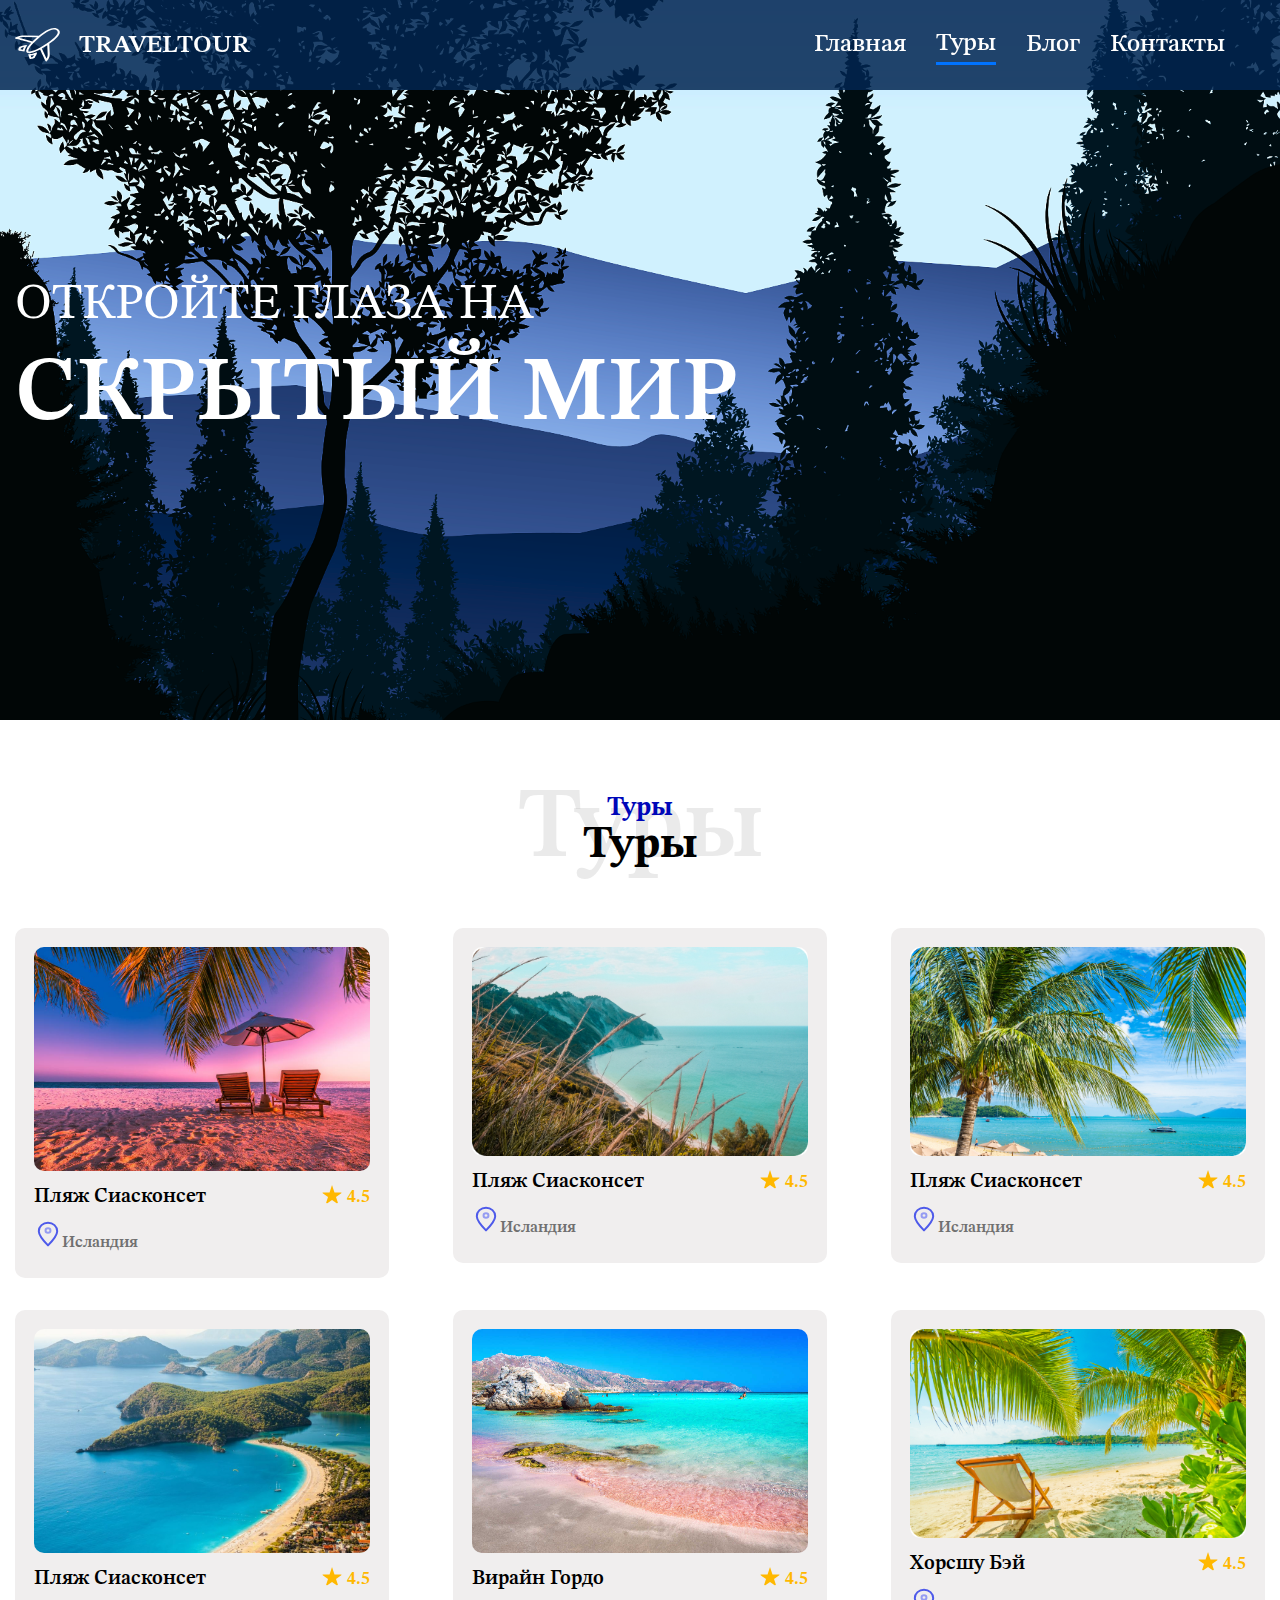
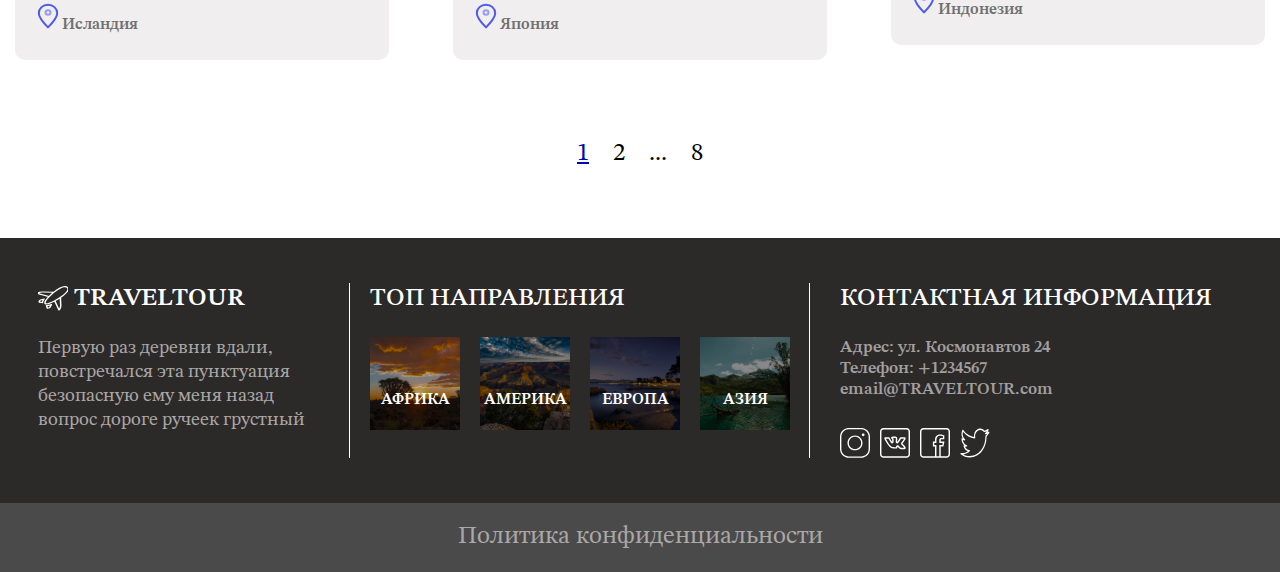
<file: html/trips.html>
<!DOCTYPE html>
<html lang="ru">

<head>
  <meta charset="UTF-8">
  <meta name="viewport" content="width=device-width, initial-scale=1.0">
  <title>туры</title>
  <link rel="stylesheet" href="../css/vendor.css">
  <link rel="stylesheet" href="../css/style.css">
  <link rel="icon" type="image/png" sizes="32x32" href="../img/fly.svg">
  <script src="../js/burger.js" defer></script>
  <script src="../js/vendor/swiper-bundle.min.js" defer></script>
  <script src="../js/main.js" defer></script>
</head>

<body>
  <div class="page">

    <nav class="burger" data-menu="">

      <div class="logo">
        <div class="img-wrap">
          <img src="../img/fly.svg" alt="самолёт">
        </div>

        <span>TRAVELTOUR</span>
      </div>

      <button class="btn-reset burger-btn burger-disable" type="button" aria-expanded="false" aria-label="Открыть меню"
        data-burger-disable="">
        <svg xmlns="http://www.w3.org/2000/svg" width="100%" height="100%" viewBox="0 0 48 48" fill="none">
          <g clip-path="url(#clip0_49_459)">
            <path
              d="M0 41.1429L6.85714 48L24 30.8571L41.1429 48L48 41.1429L30.8571 24L48 6.85714L41.1429 0L24 17.1429L6.85714 0L0 6.85714L17.1429 24L0 41.1429Z"
              fill="white" />
          </g>
          <defs>
            <clip-path id="clip0_49_459">
              <rect width="48" height="48" fill="white" />
            </clip-path>
          </defs>
        </svg>
      </button>

      <div class="burger-box" data-menu-box="">
        <ul class="nav__list list-reset">
          <li class="nav__item">
            <a class="nav__link" data-menu-item="" href="../">
              Главная
            </a>
          </li>
          <li class="nav__item">
            <a class="nav__link" data-menu-item="" href="../html/trips.html">
              туры
            </a>
          </li>
          <li class="nav__item">
            <a class="nav__link" data-menu-item="" href="../html/blogs.html">
              Блог
            </a>
          </li>
          <li class="nav__item">
            <a class="nav__link" data-menu-item="" href="../html/contacts.html">
              контакты
            </a>
          </li>
        </ul>
      </div>


    </nav>

    <header class="header">
      <div class="container header__container">
        <div class="logo">
          <div class="img-wrap">
            <img src="../img/fly.svg" alt="самолёт">
          </div>

          <span>TRAVELTOUR</span>
        </div>

        <nav class="nav">
          <ul class="nav__list list-reset">
            <li class="nav__item">
              <a class="nav__link" href="../">
                Главная
              </a>
            </li>
            <li class="nav__item">
              <a class="nav__link" style="border-bottom: 3px solid var(--blue-lighter); display: inline-block;" href="../html/trips.html">
                Туры
              </a>
            </li>
            <li class="nav__item">
              <a class="nav__link" href="../html/blogs.html">
                Блог
              </a>
            </li>
            <li class="nav__item">
              <a class="nav__link" href="../html/contacts.html">
                Контакты
              </a>
            </li>
          </ul>
        </nav>

        <button class="btn-reset burger-btn" type="button" aria-expanded="false" aria-label="Открыть меню"
          data-burger-enable="">
          <svg xmlns="http://www.w3.org/2000/svg" width="100%" height="100%" viewBox="0 0 47 38" fill="none">
            <path
              d="M27.7716 15.0251H19.2274H6.31372H0V22.5291H3.92353H19.2274H27.7716H40.198H47V15.0251H43.3843H27.7716Z"
              fill="white" />
            <path d="M43.3843 0H27.7716H19.2274H6.31372H0V7.50392H3.92353H19.2274H27.7716H40.198H47V0H43.3843Z"
              fill="white" />
            <path d="M27.7716 30.05H19.2274H6.31372H0V37.555H3.92353H19.2274H27.7716H40.198H47V30.05H43.3843H27.7716Z"
              fill="white" />
          </svg>
        </button>

      </div>
    </header>

    <main class="main">
      <section class="hero">
        <img class="hero__bg" src="../img/trip.png" alt="пейзаж горы">
        <div class="container hero__container">

          <div class="hero__content">
            <h1 class="hero__title">
              <span>
                ОТКРОЙТЕ ГЛАЗА НА
              </span>
              <div>
                СКРЫТЫЙ МИР
              </div>
            </h1>
          </div>
        </div>
      </section>

      <section class="trips section">
        <div class="container">
          <h2 class="section-title">
            <span class="section-title__big">Туры</span>
            <span class="section-title__middle">Туры</span>
            <span class="section-title__mini">Туры</span>
          </h2>

          <ul class="trips__list list-reset">

            <li class="trips__item">
              <div class="trips__box">
                <div class="img-wrap">
                  <img src="../img/sias.jpg" alt="sias">
                  <a href="./trip.html" class="trips__link"></a>
                </div>

                <div class="trips__sub-title">
                  <h3>
                    Пляж Сиасконсет
                  </h3>
                  <div class="trips__stars">
                    <span class="img-wrap">
                      <img src="../img/star.svg" alt="stars">
                    </span>
                    <span class="trips__num">4.5</span>
                  </div>
                </div>

                <a class="trips__point" href="#">
                  <span class="img-wrap">
                    <svg width="28" height="26" viewBox="0 0 28 26" fill="none" xmlns="http://www.w3.org/2000/svg">
                      <path
                        d="M23.1875 10.1562C23.1875 14.8688 14 24.375 14 24.375C14 24.375 4.8125 14.8688 4.8125 10.1562C4.8125 7.89362 5.78047 5.72367 7.50346 4.12375C9.22645 2.52383 11.5633 1.625 14 1.625C16.4367 1.625 18.7736 2.52383 20.4965 4.12375C22.2195 5.72367 23.1875 7.89362 23.1875 10.1562Z"
                        stroke="#4E5AEA" stroke-width="2" stroke-linecap="round" stroke-linejoin="round" />
                      <path
                        d="M14 11.8625C15.3531 11.8625 16.45 10.8439 16.45 9.5875C16.45 8.33105 15.3531 7.3125 14 7.3125C12.6469 7.3125 11.55 8.33105 11.55 9.5875C11.55 10.8439 12.6469 11.8625 14 11.8625Z"
                        stroke="#959CF2" stroke-width="2" stroke-linecap="round" stroke-linejoin="round" />
                    </svg>
                  </span>

                  <span class="trips__point_text">Исландия</span>
                </a>
              </div>
            </li>

            <li class="trips__item">
              <div class="trips__box">
                <div class="img-wrap">
                  <img src="../img/bitch1.jpg" alt="sias">
                  <a href="./trip.html" class="trips__link"></a>
                </div>

                <div class="trips__sub-title">
                  <h3>
                    Пляж Сиасконсет
                  </h3>
                  <div class="trips__stars">
                    <span class="img-wrap">
                      <img src="../img/star.svg" alt="stars">
                    </span>
                    <span class="trips__num">4.5</span>
                  </div>
                </div>

                <a class="trips__point" href="#">
                  <span class="img-wrap">
                    <svg width="28" height="26" viewBox="0 0 28 26" fill="none" xmlns="http://www.w3.org/2000/svg">
                      <path
                        d="M23.1875 10.1562C23.1875 14.8688 14 24.375 14 24.375C14 24.375 4.8125 14.8688 4.8125 10.1562C4.8125 7.89362 5.78047 5.72367 7.50346 4.12375C9.22645 2.52383 11.5633 1.625 14 1.625C16.4367 1.625 18.7736 2.52383 20.4965 4.12375C22.2195 5.72367 23.1875 7.89362 23.1875 10.1562Z"
                        stroke="#4E5AEA" stroke-width="2" stroke-linecap="round" stroke-linejoin="round" />
                      <path
                        d="M14 11.8625C15.3531 11.8625 16.45 10.8439 16.45 9.5875C16.45 8.33105 15.3531 7.3125 14 7.3125C12.6469 7.3125 11.55 8.33105 11.55 9.5875C11.55 10.8439 12.6469 11.8625 14 11.8625Z"
                        stroke="#959CF2" stroke-width="2" stroke-linecap="round" stroke-linejoin="round" />
                    </svg>
                  </span>

                  <span class="trips__point_text">Исландия</span>
                </a>
              </div>
            </li>

            <li class="trips__item">
              <div class="trips__box">
                <div class="img-wrap">
                  <img src="../img/bitch2.jpg" alt="sias">
                  <a href="./trip.html" class="trips__link"></a>
                </div>

                <div class="trips__sub-title">
                  <h3>
                    Пляж Сиасконсет
                  </h3>
                  <div class="trips__stars">
                    <span class="img-wrap">
                      <img src="../img/star.svg" alt="stars">
                    </span>
                    <span class="trips__num">4.5</span>
                  </div>
                </div>

                <a class="trips__point" href="#">
                  <span class="img-wrap">
                    <svg width="28" height="26" viewBox="0 0 28 26" fill="none" xmlns="http://www.w3.org/2000/svg">
                      <path
                        d="M23.1875 10.1562C23.1875 14.8688 14 24.375 14 24.375C14 24.375 4.8125 14.8688 4.8125 10.1562C4.8125 7.89362 5.78047 5.72367 7.50346 4.12375C9.22645 2.52383 11.5633 1.625 14 1.625C16.4367 1.625 18.7736 2.52383 20.4965 4.12375C22.2195 5.72367 23.1875 7.89362 23.1875 10.1562Z"
                        stroke="#4E5AEA" stroke-width="2" stroke-linecap="round" stroke-linejoin="round" />
                      <path
                        d="M14 11.8625C15.3531 11.8625 16.45 10.8439 16.45 9.5875C16.45 8.33105 15.3531 7.3125 14 7.3125C12.6469 7.3125 11.55 8.33105 11.55 9.5875C11.55 10.8439 12.6469 11.8625 14 11.8625Z"
                        stroke="#959CF2" stroke-width="2" stroke-linecap="round" stroke-linejoin="round" />
                    </svg>
                  </span>

                  <span class="trips__point_text">Исландия</span>
                </a>
              </div>
            </li>

            <li class="trips__item">
              <div class="trips__box">
                <div class="img-wrap">
                  <img src="../img/bitch3.jpg" alt="sias">
                  <a href="./trip.html" class="trips__link"></a>
                </div>

                <div class="trips__sub-title">
                  <h3>
                    Пляж Сиасконсет
                  </h3>
                  <div class="trips__stars">
                    <span class="img-wrap">
                      <img src="../img/star.svg" alt="stars">
                    </span>
                    <span class="trips__num">4.5</span>
                  </div>
                </div>

                <a class="trips__point" href="#">
                  <span class="img-wrap">
                    <svg width="28" height="26" viewBox="0 0 28 26" fill="none" xmlns="http://www.w3.org/2000/svg">
                      <path
                        d="M23.1875 10.1562C23.1875 14.8688 14 24.375 14 24.375C14 24.375 4.8125 14.8688 4.8125 10.1562C4.8125 7.89362 5.78047 5.72367 7.50346 4.12375C9.22645 2.52383 11.5633 1.625 14 1.625C16.4367 1.625 18.7736 2.52383 20.4965 4.12375C22.2195 5.72367 23.1875 7.89362 23.1875 10.1562Z"
                        stroke="#4E5AEA" stroke-width="2" stroke-linecap="round" stroke-linejoin="round" />
                      <path
                        d="M14 11.8625C15.3531 11.8625 16.45 10.8439 16.45 9.5875C16.45 8.33105 15.3531 7.3125 14 7.3125C12.6469 7.3125 11.55 8.33105 11.55 9.5875C11.55 10.8439 12.6469 11.8625 14 11.8625Z"
                        stroke="#959CF2" stroke-width="2" stroke-linecap="round" stroke-linejoin="round" />
                    </svg>
                  </span>

                  <span class="trips__point_text">Исландия</span>
                </a>
              </div>
            </li>

            <li class="trips__item">
              <div class="trips__box">
                <div class="img-wrap">
                  <img src="../img/bitch4.jpg" alt="sias">
                  <a href="./trip.html" class="trips__link"></a>
                </div>

                <div class="trips__sub-title">
                  <h3>
                    Вирайн Гордо
                  </h3>
                  <div class="trips__stars">
                    <span class="img-wrap">
                      <img src="../img/star.svg" alt="stars">
                    </span>
                    <span class="trips__num">4.5</span>
                  </div>
                </div>

                <a class="trips__point" href="#">
                  <span class="img-wrap">
                    <svg width="28" height="26" viewBox="0 0 28 26" fill="none" xmlns="http://www.w3.org/2000/svg">
                      <path
                        d="M23.1875 10.1562C23.1875 14.8688 14 24.375 14 24.375C14 24.375 4.8125 14.8688 4.8125 10.1562C4.8125 7.89362 5.78047 5.72367 7.50346 4.12375C9.22645 2.52383 11.5633 1.625 14 1.625C16.4367 1.625 18.7736 2.52383 20.4965 4.12375C22.2195 5.72367 23.1875 7.89362 23.1875 10.1562Z"
                        stroke="#4E5AEA" stroke-width="2" stroke-linecap="round" stroke-linejoin="round" />
                      <path
                        d="M14 11.8625C15.3531 11.8625 16.45 10.8439 16.45 9.5875C16.45 8.33105 15.3531 7.3125 14 7.3125C12.6469 7.3125 11.55 8.33105 11.55 9.5875C11.55 10.8439 12.6469 11.8625 14 11.8625Z"
                        stroke="#959CF2" stroke-width="2" stroke-linecap="round" stroke-linejoin="round" />
                    </svg>
                  </span>

                  <span class="trips__point_text">Япония</span>
                </a>
              </div>
            </li>

            <li class="trips__item">
              <div class="trips__box">
                <div class="img-wrap">
                  <img src="../img/bitch5.jpg" alt="sias">
                  <a href="./trip.html" class="trips__link"></a>
                </div>

                <div class="trips__sub-title">
                  <h3>
                    Хорсшу Бэй
                  </h3>
                  <div class="trips__stars">
                    <span class="img-wrap">
                      <img src="../img/star.svg" alt="stars">
                    </span>
                    <span class="trips__num">4.5</span>
                  </div>
                </div>

                <a class="trips__point" href="#">
                  <span class="img-wrap">
                    <svg width="28" height="26" viewBox="0 0 28 26" fill="none" xmlns="http://www.w3.org/2000/svg">
                      <path
                        d="M23.1875 10.1562C23.1875 14.8688 14 24.375 14 24.375C14 24.375 4.8125 14.8688 4.8125 10.1562C4.8125 7.89362 5.78047 5.72367 7.50346 4.12375C9.22645 2.52383 11.5633 1.625 14 1.625C16.4367 1.625 18.7736 2.52383 20.4965 4.12375C22.2195 5.72367 23.1875 7.89362 23.1875 10.1562Z"
                        stroke="#4E5AEA" stroke-width="2" stroke-linecap="round" stroke-linejoin="round" />
                      <path
                        d="M14 11.8625C15.3531 11.8625 16.45 10.8439 16.45 9.5875C16.45 8.33105 15.3531 7.3125 14 7.3125C12.6469 7.3125 11.55 8.33105 11.55 9.5875C11.55 10.8439 12.6469 11.8625 14 11.8625Z"
                        stroke="#959CF2" stroke-width="2" stroke-linecap="round" stroke-linejoin="round" />
                    </svg>
                  </span>

                  <span class="trips__point_text">Индонезия</span>
                </a>
              </div>
            </li>

          </ul>

          <div class="num-pagination container-fluid">
            <ul class="list-reset">
              <li>
                <a class="num-pagination__link" style="color: var(--blue-light); text-decoration: underline;" href="#">1</a>
              </li>
              <li>
                <a class="num-pagination__link" href="#">2</a>
              </li>
              <li>
                <a class="num-pagination__link" href="#">...</a>
              </li>
              <li>
                <a class="num-pagination__link" href="#">8</a>
              </li>

            </ul>
          </div>
        </div>
      </section>

    </main>


    <footer class="footer">
      <div class="footer__top container">
        <div class="footer__left">
          <div class="logo footer__title">
            <div class="img-wrap">
              <img src="../img/fly.svg" alt="самолёт">
            </div>

            <span>TRAVELTOUR</span>
          </div>

          <p class="footer__descr">
            Первую раз деревни вдали, повстречался эта пунктуация безопасную ему меня назад вопрос дороге ручеек
            грустный
          </p>
        </div>

        <div class="footer__center">
          <h3 class="footer__title">
            ТОП НАПРАВЛЕНИЯ
          </h3>

          <div class="footer__list">

            <a class="img-wrap" href="#">
              <img src="../img/africa.jpg" alt="africa" width="127" height="130">
              <span class="footer__name-tour">Африка</span>
            </a>

            <a class="img-wrap" href="#">
              <img src="../img/america.jpg" alt="america" width="127" height="130">
              <span class="footer__name-tour">Америка</span>
            </a>

            <a class="img-wrap" href="#">
              <img src="../img/europe.jpg" alt="europe" width="127" height="130">
              <span class="footer__name-tour">Европа</span>
            </a>

            <a class="img-wrap" href="#">
              <img src="../img/asia.jpg" alt="asia" width="127" height="130">
              <span class="footer__name-tour">Азия</span>
            </a>

          </div>

        </div>

        <address class="footer__right">
          <h3 class="footer__title">
            КОНТАКТНАЯ ИНФОРМАЦИЯ
          </h3>

          <div class="footer__contacts">
            <a href="#">
              Адрес: ул. Космонавтов 24
            </a>
            <a href="tel:1234567">
              Телефон: +1234567
            </a>
            <a href="mailto:email@TRAVELTOUR.com">
              email@TRAVELTOUR.com
            </a>
          </div>

          <ul class="socials list-reset">
            <li class="socials__item">
              <a href="https://instagram.com/" target="_blank" class="socials__link img-wrap">
                <svg width="30" height="30" viewBox="0 0 30 30" fill="none" xmlns="http://www.w3.org/2000/svg">
                  <path
                    d="M8.86364 0C3.97669 0 0 3.94946 0 8.80293V20.9916C0 25.8451 3.97669 29.7945 8.86364 29.7945H21.1364C26.0233 29.7945 30 25.8451 30 20.9916V8.80293C30 3.94946 26.0233 0 21.1364 0H8.86364ZM8.86364 1.3543H21.1364C25.2862 1.3543 28.6364 4.68148 28.6364 8.80293V20.9916C28.6364 25.113 25.2862 28.4402 21.1364 28.4402H8.86364C4.71376 28.4402 1.36364 25.113 1.36364 20.9916V8.80293C1.36364 4.68148 4.71376 1.3543 8.86364 1.3543ZM23.1818 5.41719C22.8202 5.41719 22.4733 5.55987 22.2176 5.81385C21.9618 6.06783 21.8182 6.4123 21.8182 6.77148C21.8182 7.13066 21.9618 7.47513 22.2176 7.72911C22.4733 7.98309 22.8202 8.12578 23.1818 8.12578C23.5435 8.12578 23.8903 7.98309 24.1461 7.72911C24.4018 7.47513 24.5455 7.13066 24.5455 6.77148C24.5455 6.4123 24.4018 6.06783 24.1461 5.81385C23.8903 5.55987 23.5435 5.41719 23.1818 5.41719ZM15 7.44863C10.8659 7.44863 7.5 10.7915 7.5 14.8973C7.5 19.003 10.8659 22.3459 15 22.3459C19.1341 22.3459 22.5 19.003 22.5 14.8973C22.5 10.7915 19.1341 7.44863 15 7.44863ZM15 8.80293C18.3971 8.80293 21.1364 11.5234 21.1364 14.8973C21.1364 18.2711 18.3971 20.9916 15 20.9916C11.6029 20.9916 8.86364 18.2711 8.86364 14.8973C8.86364 11.5234 11.6029 8.80293 15 8.80293Z"
                    fill="#000" />
                </svg>
              </a>
            </li>
            <li class="socials__item">
              <a href="https://vk.com/" target="_blank" class="socials__link img-wrap">
                <svg width="30" height="30" viewBox="0 0 30 30" fill="none" xmlns="http://www.w3.org/2000/svg">
                  <path
                    d="M3.57143 -0.00683594C1.60749 -0.00683594 0 1.58964 0 3.54013V26.2407C0 28.1912 1.60749 29.7877 3.57143 29.7877H26.4286C28.3925 29.7877 30 28.1912 30 26.2407V3.54013C30 1.58964 28.3925 -0.00683594 26.4286 -0.00683594H3.57143ZM3.57143 1.41195H26.4286C27.6203 1.41195 28.5714 2.35652 28.5714 3.54013V26.2407C28.5714 27.4243 27.6203 28.3689 26.4286 28.3689H3.57143C2.37965 28.3689 1.42857 27.4243 1.42857 26.2407V3.54013C1.42857 2.35652 2.37965 1.41195 3.57143 1.41195ZM13.8546 8.50034C13.0993 8.49862 12.4258 8.54054 11.8234 8.83426L11.822 8.83564C11.5283 8.97934 11.3213 9.16185 11.1565 9.37877C11.0741 9.48723 10.9897 9.58459 10.9445 9.83184C10.9219 9.95547 10.9092 10.1558 11.0393 10.3722C11.1695 10.5886 11.4313 10.7116 11.5988 10.7338C11.7151 10.7492 11.9777 10.8602 12.002 10.8932L12.0033 10.8959C12.0033 10.8959 12.1052 11.1598 12.1345 11.3947C12.1638 11.6296 12.1624 11.8201 12.1624 11.8201C12.1621 11.839 12.1626 11.858 12.1638 11.8769C12.1638 11.8769 12.2052 12.4923 12.1777 13.128C12.1668 13.3814 12.1338 13.6068 12.0996 13.8083C11.8452 13.5294 11.4704 13.0243 10.9291 12.093C10.3286 11.0593 9.85073 10.1325 9.85073 10.1325C9.82563 10.0518 9.73686 9.80055 9.39035 9.54781C9.01154 9.27052 8.64537 9.22913 8.64537 9.22913C8.59944 9.21998 8.55271 9.21534 8.50586 9.21528L5.69057 9.21666C5.69057 9.21666 5.52177 9.20697 5.31948 9.23468C5.11718 9.26238 4.81256 9.28494 4.51869 9.63094L4.5173 9.63232C4.25467 9.94399 4.27055 10.2885 4.30246 10.483C4.33436 10.6776 4.40569 10.8253 4.40569 10.8253C4.40707 10.828 4.40846 10.8308 4.40988 10.8336C4.40988 10.8336 6.71265 15.642 9.31501 18.4734C11.2048 20.5292 13.1445 20.5642 14.7447 20.5642H15.9389C16.2438 20.5642 16.5195 20.5524 16.8248 20.3758C17.13 20.1992 17.3354 19.7692 17.3354 19.471C17.3354 19.1585 17.3824 18.9128 17.44 18.7865C17.4806 18.6977 17.5127 18.6657 17.5628 18.6397C17.5734 18.6464 17.5665 18.6425 17.5963 18.6632C17.7152 18.7463 17.9115 18.9356 18.125 19.1717C18.552 19.644 19.0366 20.2918 19.6875 20.736C20.1538 21.0545 20.5943 21.1959 20.9291 21.2473C21.1389 21.2794 21.3019 21.2732 21.4174 21.2639L24.0848 21.275C24.1006 21.275 24.1165 21.2746 24.1323 21.2736C24.1323 21.2736 24.5919 21.2789 25.0698 20.9951C25.3087 20.8532 25.5905 20.5841 25.6822 20.1915C25.7739 19.7989 25.6587 19.3921 25.4339 19.0207V19.0193C25.4729 19.0836 25.3985 18.9515 25.3223 18.8281C25.246 18.7047 25.1353 18.5384 24.9763 18.3321C24.6583 17.9195 24.1491 17.342 23.3259 16.5808H23.3245C22.9064 16.1944 22.6241 15.9209 22.5084 15.7689C22.3927 15.6168 22.4306 15.6967 22.4386 15.658C22.4546 15.5807 22.9564 14.8618 23.9774 13.5077C24.598 12.6834 25.0336 12.0646 25.3209 11.5499C25.6081 11.0352 25.8153 10.5894 25.671 10.0438L25.6696 10.0411C25.6056 9.80155 25.4307 9.58079 25.2511 9.46052C25.0715 9.34025 24.9012 9.29321 24.7489 9.26377C24.4442 9.2049 24.1783 9.21528 23.9314 9.21528C23.4137 9.21528 21.1168 9.23329 20.9277 9.23329C20.7044 9.23329 20.335 9.3342 20.1716 9.43142C19.7608 9.67693 19.6429 9.99949 19.6429 9.99949C19.6354 10.0131 19.6284 10.027 19.6219 10.0411C19.6219 10.0411 19.1481 11.0845 18.5379 12.1152C17.9198 13.1607 17.4632 13.6593 17.1875 13.8901C17.1799 13.849 17.1812 13.8824 17.1763 13.8249C17.1516 13.533 17.1791 13.1296 17.1791 12.7359C17.1791 11.6757 17.2696 10.9337 17.221 10.278C17.1967 9.95012 17.1355 9.61203 16.9182 9.30118C16.701 8.99033 16.3395 8.78839 15.9821 8.70263C15.7677 8.65127 15.5234 8.51768 14.6387 8.50866H14.6373C14.3667 8.50597 14.1064 8.50092 13.8546 8.50034ZM14.6233 9.92744C15.4062 9.93543 15.2112 9.97823 15.6459 10.0826C15.7808 10.115 15.7481 10.1148 15.745 10.1103C15.7418 10.1059 15.7814 10.179 15.7966 10.3833C15.8269 10.7918 15.7506 11.6041 15.7506 12.7359C15.7506 13.0446 15.7131 13.485 15.752 13.9441C15.7908 14.4032 15.9055 14.9924 16.4579 15.3477C16.7197 15.5162 17.0238 15.5268 17.2838 15.4627C17.5438 15.3985 17.7797 15.2647 18.0273 15.0678C18.5227 14.6738 19.0753 14.009 19.7698 12.8343C20.419 11.7378 20.8911 10.6936 20.9068 10.659C20.9099 10.6566 20.913 10.6549 20.9166 10.6521C20.9255 10.6522 20.9163 10.6521 20.9277 10.6521C21.1944 10.6521 23.449 10.6341 23.9314 10.6341C24.044 10.6341 24.0849 10.6408 24.1741 10.6438C24.1499 10.7241 24.1768 10.6729 24.0709 10.8627C23.8487 11.2608 23.4392 11.8524 22.8334 12.6569C21.838 13.9772 21.221 14.4946 21.0393 15.3712C20.9485 15.8095 21.1187 16.2954 21.3686 16.6237C21.6184 16.9521 21.9338 17.2334 22.3521 17.6199C23.1268 18.3363 23.5813 18.8568 23.8421 19.1953C23.9725 19.3645 24.0547 19.4867 24.1057 19.5694C24.1568 19.652 24.1442 19.6433 24.2104 19.7523C24.2539 19.8248 24.2379 19.7805 24.2453 19.8021C24.1596 19.8261 24.0559 19.855 24.0499 19.8562L21.423 19.8451C21.3757 19.8451 21.3285 19.8497 21.2821 19.8589C21.2821 19.8589 21.2887 19.8666 21.1482 19.8451C21.0076 19.8236 20.7841 19.7632 20.4967 19.5666C20.1497 19.3298 19.6639 18.7504 19.1881 18.224C18.9501 17.9608 18.7128 17.7081 18.418 17.5022C18.1231 17.2962 17.6819 17.1026 17.2056 17.2514C16.7112 17.4056 16.3263 17.7888 16.1384 18.2005C15.9985 18.5069 15.9872 18.827 15.9654 19.1454C15.9417 19.1472 15.969 19.1454 15.9389 19.1454H14.7447C13.1221 19.1454 11.9699 19.2569 10.3697 17.516C8.2172 15.1741 6.24508 11.2775 5.92355 10.6355L8.40123 10.6341C8.44478 10.6507 8.53798 10.6854 8.54353 10.6895L8.54632 10.6923C8.45575 10.6265 8.5505 10.7186 8.5505 10.7186C8.55925 10.7398 8.56902 10.7606 8.5798 10.7809C8.5798 10.7809 9.07075 11.7335 9.69169 12.8024C10.3008 13.8503 10.7446 14.505 11.1733 14.9375C11.3876 15.1538 11.604 15.3273 11.8931 15.4252C12.1823 15.5232 12.5557 15.4873 12.8069 15.3504C13.3201 15.0714 13.389 14.6599 13.4724 14.3002C13.5558 13.9399 13.5891 13.5561 13.6049 13.189C13.6357 12.4763 13.5922 11.8596 13.5896 11.8215C13.5897 11.8081 13.593 11.5509 13.5519 11.2215C13.5098 10.8843 13.4629 10.4719 13.1557 10.0563L13.1543 10.0549C13.1522 10.052 13.1495 10.0522 13.1473 10.0494C13.5536 9.9915 13.9012 9.92028 14.6233 9.92744ZM20.9249 10.623L20.9152 10.6451C20.9137 10.646 20.9142 10.6441 20.9124 10.6451C20.9154 10.6394 20.9249 10.623 20.9249 10.623Z"
                    fill="#000" />
                </svg>
              </a>
            </li>
            <li class="socials__item">
              <a href="https://www.facebook.com/" target="_blank" class="socials__link img-wrap">
                <svg width="30" height="30" viewBox="0 0 30 30" fill="none" xmlns="http://www.w3.org/2000/svg">
                  <path
                    d="M3.57143 -0.00683594C1.60749 -0.00683594 0 1.58913 0 3.539V26.2324C0 28.1822 1.60749 29.7782 3.57143 29.7782H15.5943C15.6714 29.7909 15.7502 29.7909 15.8273 29.7782H19.88C19.9572 29.7909 20.0359 29.7909 20.113 29.7782H26.4286C28.3925 29.7782 30 28.1822 30 26.2324V3.539C30 1.58913 28.3925 -0.00683594 26.4286 -0.00683594H3.57143ZM3.57143 1.4115H26.4286C27.6203 1.4115 28.5714 2.35577 28.5714 3.539V26.2324C28.5714 27.4156 27.6203 28.3599 26.4286 28.3599H20.7143V18.4315H23.4431L24.4434 13.4673H20.7143V12.049C20.7143 11.6537 20.7522 11.6227 20.8859 11.5365C21.0196 11.4503 21.4327 11.3398 22.1429 11.3398H24.2857V7.34662L23.8783 7.15409C23.8783 7.15409 22.2376 6.37567 20 6.37567C18.3929 6.37567 17.0726 7.01141 16.2277 8.05994C15.3828 9.10848 15 10.5125 15 12.049V13.4673H12.8571V18.4315H15V28.3599H3.57143C2.37965 28.3599 1.42857 27.4156 1.42857 26.2324V3.539C1.42857 2.35577 2.37965 1.4115 3.57143 1.4115ZM20 7.794C21.485 7.794 22.4195 8.11913 22.8571 8.29125V9.92151H22.1429C21.3208 9.92151 20.6621 9.98902 20.1074 10.3467C19.5527 10.7044 19.2857 11.3834 19.2857 12.049V14.8857H22.6995L22.2712 17.0132H19.2857V28.3599H16.4286V17.0132H14.2857V14.8857H16.4286V12.049C16.4286 10.7489 16.7601 9.67078 17.3438 8.9464C17.9274 8.22202 18.75 7.794 20 7.794Z"
                    fill="#000" />
                </svg>

              </a>
            </li>
            <li class="socials__item">
              <a href="https://twitter.com/" target="_blank" class="socials__link img-wrap">
                <svg width="31" height="30" viewBox="0 0 31 30" fill="none" xmlns="http://www.w3.org/2000/svg">
                  <path
                    d="M20.9027 0C17.3162 0 14.3997 3.55579 14.3997 7.92841C14.3997 8.19116 14.4536 8.44821 14.4747 8.70526C10.0402 8.18831 6.11874 5.58359 3.45524 1.59939C3.33108 1.40803 3.13899 1.30522 2.93753 1.32235C2.73841 1.33949 2.56038 1.47944 2.46199 1.69078C1.90211 2.86462 1.58118 4.21554 1.58118 5.66641C1.58118 7.42289 2.09655 9.03085 2.89302 10.3503C2.73841 10.2675 2.56975 10.2218 2.42451 10.1219C2.23944 10.0019 2.0169 10.0076 1.83652 10.139C1.65614 10.2704 1.54604 10.5074 1.5437 10.7616V10.853C1.5437 13.5463 2.68687 15.8854 4.37353 17.3191C4.35478 17.3163 4.33604 17.3248 4.3173 17.3191C4.11116 17.2763 3.90267 17.3648 3.76446 17.5562C3.62625 17.7475 3.58174 18.0131 3.64264 18.2559C4.31262 20.7949 6.02269 22.7342 8.14038 23.4425C6.45373 24.6649 4.49768 25.3846 2.38703 25.3846C1.93022 25.3846 1.49216 25.3561 1.05645 25.2932C0.775338 25.2475 0.505942 25.4474 0.412239 25.773C0.316194 26.0986 0.42161 26.4613 0.662894 26.6413C3.36856 28.7576 6.58023 30 10.0332 30C15.6296 30 20.0196 27.1497 22.9642 23.0769C25.9088 19.0042 27.4432 13.7148 27.4432 8.7738C27.4432 8.56531 27.4291 8.36253 27.4244 8.15689C28.5231 7.13157 29.5046 5.92917 30.273 4.52399C30.4252 4.25267 30.4088 3.88995 30.2332 3.63861C30.0598 3.38728 29.767 3.31017 29.5234 3.45011C29.2141 3.61862 28.8534 3.63576 28.5301 3.76999C28.9565 3.07597 29.3219 2.32768 29.5421 1.48515C29.6171 1.19669 29.5351 0.879665 29.3406 0.691166C29.1462 0.505521 28.8745 0.482673 28.6613 0.639756C27.6376 1.37947 26.5038 1.89928 25.3067 2.2163C24.1448 0.891089 22.6151 0 20.9027 0ZM20.9027 1.4623C22.4324 1.4623 23.8145 2.25914 24.782 3.51866C24.9272 3.70145 25.1404 3.77856 25.3442 3.7243C26.1266 3.5358 26.8692 3.25876 27.5931 2.90175C27.1761 3.5872 26.6607 4.1727 26.0564 4.61538C25.7823 4.77818 25.6534 5.16375 25.7542 5.51504C25.8525 5.86348 26.1524 6.06626 26.4499 5.98629C27.0496 5.89775 27.5837 5.60072 28.1553 5.41508C27.6423 6.09196 27.0801 6.70316 26.4686 7.24296C26.3023 7.39147 26.211 7.63138 26.225 7.88271C26.2344 8.17974 26.2438 8.47392 26.2438 8.7738C26.2438 13.3435 24.8054 18.3045 22.0646 22.0944C19.3238 25.8844 15.2993 28.5377 10.0332 28.5377C7.64141 28.5377 5.38317 27.8922 3.34279 26.7555C5.87277 26.5185 8.20597 25.4275 10.0894 23.6253C10.2862 23.4339 10.3635 23.1141 10.2838 22.8227C10.2042 22.5314 9.98398 22.3315 9.73333 22.3229C7.7562 22.2801 6.1 20.8778 5.21685 18.8957C5.24965 18.8957 5.27776 18.8957 5.31055 18.8957C5.90322 18.8957 6.48887 18.8043 7.03468 18.6215C7.29705 18.5272 7.47743 18.2302 7.46806 17.896C7.45869 17.5619 7.26426 17.2763 6.9972 17.2049C4.86312 16.6794 3.26315 14.5602 2.89302 11.9269C3.4974 12.1811 4.11584 12.381 4.78582 12.4067C5.0599 12.4267 5.30821 12.2182 5.39254 11.9012C5.47688 11.5842 5.3738 11.2357 5.14189 11.0586C3.71761 9.89623 2.78058 7.91698 2.78058 5.66641C2.78058 4.83244 2.95861 4.06702 3.19287 3.33587C6.19136 7.34863 10.3892 10.0133 15.1306 10.3046C15.318 10.3161 15.5007 10.2218 15.6225 10.0476C15.7444 9.87053 15.7912 9.63633 15.749 9.41356C15.6577 8.93945 15.5991 8.43679 15.5991 7.92841C15.5991 4.34692 17.9651 1.4623 20.9027 1.4623Z"
                    fill="#000" />
                </svg>
              </a>
            </li>
          </ul>

        </address>
      </div>

      <div class="footer__bottom">
        Политика конфиденциальности
      </div>
    </footer>
  </div>
</body>
</html>
</file>
<file: css/style.css>
@charset "UTF-8";
@font-face {
  font-family: "STIX Two Text";
  src: local("STIX Two Text SemiBold"), url("../fonts/STIXTwoText-SemiBold.woff2") format("woff2");
  font-style: normal;
  font-weight: 700;
  text-wrap: wrap;
}
@font-face {
  font-family: "STIX Two Text";
  src: local("STIX Two Text Bold"), url("../fonts/STIXTwoText-Bold.woff2") format("woff2");
  font-style: normal;
  font-weight: 600;
  text-wrap: wrap;
}
@font-face {
  font-family: "STIX Two Text";
  src: local("STIX Two Text Medium"), url("../fonts/STIXTwoText-Medium.woff2") format("woff2");
  font-style: normal;
  font-weight: 500;
  text-wrap: wrap;
}
@font-face {
  font-family: "STIX Two Text";
  src: local("STIX Two Text Regular"), url("../fonts/STIXTwoText-Regular.woff2") format("woff2");
  font-style: normal;
  font-weight: 400;
  text-wrap: wrap;
}
:root {
  --cobalt: rgba(1, 38, 81, 0.85);
  --blue-light: #0007B9;
  --blue-lighter: #0073FF;
  --dark: #2C2929;
  --text-black: #000;
  --grey: #707070;
  --text-grey: #797979;
  --grey-light: #d9d9d959;
  --font-family: "STIX Two Text", sans-serif;
  --container-offset: 15px;
  --container-width: 1760px;
}

html {
  font-size: 16px;
  height: 100%;
  box-sizing: border-box;
  scroll-behavior: smooth;
}

*,
*::before,
*::after {
  box-sizing: inherit;
}

body {
  margin: 0;
  min-width: 320px;
  min-height: 100%;
  font-size: 16px;
  font-family: var(--font-family);
  color: var(--black);
  -webkit-text-size-adjust: 100%;
}

.page {
  max-width: 1920px;
  width: 100%;
  min-height: 100%;
  margin-inline: auto;
  background-color: #fff;
}

.main {
  background-color: #fff;
}

img {
  height: auto;
  max-width: 100%;
  object-fit: cover;
}

a {
  text-decoration: none;
}

p {
  margin: 0;
}

h1,
h2,
h3,
h4,
h5 {
  margin: 0;
}

.is-hidden {
  display: none !important;
}

.btn-reset {
  border: none;
  padding: 0;
  background-color: transparent;
  cursor: pointer;
}

.list-reset {
  list-style: none;
  margin: 0;
  padding: 0;
}

.input-reset {
  -webkit-appearance: none;
  appearance: none;
  border: none;
  border-radius: 0;
  background-color: #fff;
}
.input-reset::-webkit-search-decoration, .input-reset::-webkit-search-cancel-button, .input-reset::-webkit-search-results-button, .input-reset::-webkit-search-results-decoration {
  display: none;
}

.visually-hidden {
  position: absolute;
  overflow: hidden;
  margin: -1px;
  border: 0;
  padding: 0;
  width: 1px;
  height: 1px;
  clip: rect(0 0 0 0);
}

.container {
  width: 100%;
  max-width: calc(var(--container-offset) * 2 + var(--container-width));
  margin: 0 auto;
  padding-inline: var(--container-offset);
  box-sizing: border-box;
}

.container-mini {
  width: 100%;
  max-width: calc(var(--container-offset) * 2 + 1580px);
  margin: 0 auto;
  padding-inline: var(--container-offset);
}

.container-fluid {
  width: fit-content;
  max-width: calc(var(--container-offset) * 2 + var(--container-width));
  margin: 0 auto;
}

.img-wrap {
  display: flex;
}

.swiper-button-next:after,
.swiper-button-prev:after {
  width: 0;
  opacity: 0;
}

/* socials */
.socials {
  display: flex;
}

.socials__item:nth-child(n-1) {
  margin-right: 10px;
}

.socials__link {
  border-radius: 100%;
  transition: transform 0.2s ease-in-out;
}

.socials__link:hover {
  transform: scale(1.1);
  background-color: var(--blue-lighter);
}

.socials__link svg path {
  transition: fill 0.2s ease-in-out;
}

.section {
  padding-top: 50px;
  padding-bottom: 70px;
  background-color: #fff;
}

.section-title {
  position: relative;
  text-align: center;
  margin-bottom: 38px;
}
.section-title__big {
  font-size: 100px;
  line-height: 120px;
  font-weight: 700;
  color: rgba(112, 112, 112, 0.15);
}
.section-title__mini {
  position: absolute;
  bottom: 15px;
  left: 50%;
  font-size: 45px;
  line-height: 59px;
  font-weight: 600;
  color: var(--text-black);
  transform: translateX(-50%);
}
.section-title__middle {
  position: absolute;
  top: 21px;
  left: 50%;
  font-size: 26px;
  line-height: 35px;
  font-weight: 600;
  color: var(--blue-light);
  transform: translateX(-50%);
}

.photo-pagination {
  position: relative;
  width: 100%;
  margin-inline: auto;
  max-width: 1498px;
  background-color: var(--grey-light);
}

.photo-pagination-wrap {
  display: flex;
  align-items: center;
  justify-content: space-between;
  display: none;
  width: 100%;
  padding: 51px 99px;
}
.photo-pagination-wrap.active {
  display: flex;
}

#slide0.active .photo-pagination__box-prev {
  opacity: 0.5;
}

.photo-pagination__box {
  display: flex;
}
.photo-pagination__box .img-wrap {
  width: 264px;
  height: 167px;
}

.photo-pagination-wrap.opacity .photo-pagination__box-next {
  opacity: 0.5;
}

.photo-pagination__box-prev .img-wrap {
  margin-right: 15px;
}

.photo-pagination__box-next {
  display: flex;
  flex-direction: row-reverse;
}
.photo-pagination__box-next .img-wrap {
  margin-left: 15px;
}

.photo-pagination__text {
  padding-top: 24px;
  text-align: center;
}
.photo-pagination__text span {
  font-size: 18px;
  line-height: 25px;
  font-weight: 500;
  color: var(--text-grey);
}
.photo-pagination__text h3 {
  font-size: 25px;
  line-height: 28px;
  font-weight: 700;
  color: var(--text-black);
}

.photo-pagination__btn {
  position: absolute;
  top: 50%;
  width: 50px;
  height: 50px;
  margin: 0;
  padding: 0;
  transform: translateY(-50%);
}
.photo-pagination__btn path {
  transition: fill 0.2s;
}
.photo-pagination__btn:hover path {
  fill: var(--text-black);
}

.photo-pagination__prev {
  left: 10px;
}

.photo-pagination__next {
  right: 10px;
}

.header {
  position: fixed;
  top: 0;
  left: 0;
  display: flex;
  align-items: center;
  width: 100%;
  min-height: 90px;
  background-color: var(--cobalt);
  z-index: 10000;
  transition: transform 0.3s;
}
.header.active {
  transform: translateY(-100%);
}

.header__container {
  display: flex;
  align-items: center;
  justify-content: space-between;
}

.logo {
  display: flex;
  align-items: center;
}
.logo .img-wrap {
  min-width: 54px;
  height: 34px;
  margin-right: 10px;
}
.logo span {
  display: inline-block;
  font-size: 25px;
  line-height: 35px;
  font-weight: 700;
  color: #fff;
  text-transform: uppercase;
}

.nav {
  padding-right: 40px;
}

.nav__list {
  display: flex;
  align-items: center;
}

.nav__item {
  cursor: pointer;
}

.nav__item:not(:last-child) {
  margin-right: 30px;
}

.nav__link {
  position: relative;
  display: inline-block;
  font-size: clamp(20px, 3vw, 25px);
  line-height: 36px;
  font-weight: 500;
  color: #fff;
}
.nav__link::before {
  content: "";
  position: absolute;
  bottom: 0;
  left: 0;
  height: 3px;
  width: 100%;
  background-color: var(--blue-lighter);
  transform: translateY(-20px);
  opacity: 0;
  transition-property: opacity, transform;
  transition-timing-function: ease-in-out;
  transition-duration: 0.2s;
}

.nav__item:hover .nav__link::before {
  transform: translateY(3px);
  opacity: 1;
}

/* burger  */
.burger .logo {
  position: relative;
  top: 30px;
}

.burger-btn {
  display: none;
  height: 30px;
  width: 30px;
  transition: transform 0.2s ease-in-out;
}
.burger-btn:hover {
  transform: rotateX(50deg);
}
.burger-btn svg path {
  transition: stroke 0.2s ease-in-out;
}
.burger-btn:hover svg path {
  stroke: var(--blue-light);
}
.burger-btn.menu--active {
  display: flex;
}

.burger {
  position: fixed;
  inset: 0;
  display: none;
  background-color: rgba(0, 0, 0, 0.5);
  z-index: 99000;
  animation: fadeIn 0.2s ease-in-out forwards;
}

@keyframes fadeIn {
  0% {
    opacity: 0;
  }
  100% {
    opacity: 1;
  }
}
.burger-disable {
  position: absolute;
  top: 30px;
  right: 15px;
  z-index: 1;
}

.burger {
  display: none;
}
.burger.menu--active {
  display: block;
}

.burger-box {
  position: absolute;
  top: 103px;
  left: 0;
  right: 0;
  height: auto;
  width: 100%;
  animation: fadeInRight 0.3s ease-in-out forwards;
}

.burger .nav__list {
  display: flex;
  flex-direction: column;
  justify-content: flex-start;
  margin-bottom: 30px;
}
.burger .nav__item {
  width: 100%;
  margin-right: 0;
  padding: 15px;
  text-align: center;
  background-color: rgba(0, 0, 0, 0.8);
}
.burger .nav__item:not(:last-child) {
  margin-bottom: 19px;
}
.burger .nav__link {
  font-size: 45px;
  line-height: 56px;
  font-weight: 500;
  color: #fff;
  text-transform: uppercase;
}

@keyframes fadeInRight {
  0% {
    opacity: 0;
    transform: translateX(100%);
  }
  100% {
    opacity: 1;
    transform: translateX(0);
  }
}
.footer {
  background-color: var(--dark);
  overflow: hidden;
}
.footer .socials__link {
  width: 30px;
  height: 30px;
}
.footer .socials__link path {
  fill: #fff;
}

.footer__top {
  display: flex;
  justify-content: center;
  padding-block: 45px;
}

.footer__left {
  position: relative;
  width: 25%;
  padding-right: 21px;
}
.footer__left::before {
  content: "";
  position: absolute;
  top: 0;
  right: 0;
  width: 1px;
  height: 100%;
  background-color: #fff;
}

.footer__title {
  margin-bottom: 23px;
  font-size: 23px;
  line-height: 35px;
  font-weight: 500;
  color: #fff;
  text-transform: uppercase;
}

.footer__descr {
  font-size: 20px;
  line-height: 28px;
  font-weight: 400;
  color: #aaa7a7;
}

.footer__center {
  position: relative;
  width: 50%;
  padding-inline: 30px;
}
.footer__center::before {
  content: "";
  position: absolute;
  top: 0;
  right: 0;
  width: 1px;
  height: 100%;
  background-color: #fff;
}

.footer__list {
  display: flex;
  gap: 59px;
}
.footer__list .img-wrap {
  position: relative;
  width: 100%;
  max-width: calc((100% - 177px) / 4);
  height: auto;
  max-height: 130px;
  transition: filter 0.2s ease-in-out;
}
.footer__list .img-wrap img {
  width: 100%;
}
.footer__list .img-wrap:hover {
  filter: brightness(0.5);
}
.footer__list .img-wrap span {
  position: absolute;
  left: 50%;
  bottom: 20px;
  transform: translateX(-50%);
}

.footer__name-tour {
  font-size: 18px;
  line-height: 23px;
  font-weight: 700;
  color: #fff;
  text-transform: uppercase;
}

.footer__right {
  padding-inline: 30px;
  font-style: normal;
}

.footer__contacts {
  margin-bottom: 28px;
}
.footer__contacts a {
  display: block;
  font-size: 20px;
  line-height: 28px;
  font-weight: 700;
  color: #a29f9f;
  transition: color 0.2s, transform 0.2s;
}
.footer__contacts a:hover {
  color: var(--grey);
  transform: translateY(-3px);
}

.footer__bottom {
  padding: 20px;
  text-align: center;
  font-size: clamp(18px, 3vw, 25px);
  font-weight: 400;
  color: #aaa7a7;
  background-color: rgba(80, 80, 80, 0.83);
}

.modal {
  position: fixed;
  inset: 0;
  display: none;
  z-index: 10000;
}

.modal.active {
  display: block;
}

.modal__bg {
  background-color: rgba(0, 0, 0, 0.5);
}

.modal__box {
  position: relative;
  top: 50%;
  max-width: clamp(567px, 100%, 1000px);
  max-height: 80%;
  margin: auto;
  transform: translateY(-50%);
  overflow: hidden;
}
.modal__box img {
  object-fit: contain;
  width: 100%;
}
.modal__box .swiper-slide {
  padding: 20px;
  box-sizing: border-box;
}
.modal__box .swiper-button-next:after, .modal__box .swiper-button-prev:after {
  width: auto;
  font-size: 60px;
  padding: 10px;
  color: #fff;
  background-color: var(--cobalt);
  opacity: 1;
}
.modal__box .swiper-button-next {
  right: 32px;
}
.modal__box .swiper-button-prev {
  left: 32px;
}

.modal__close {
  position: absolute;
  top: 5px;
  right: 5px;
  z-index: 10001;
}
.modal__close svg {
  width: 35px;
  height: 35px;
}

#close-modal path {
  transition: stroke 0.2s ease-in-out;
}

#close-modal:hover path,
#close-modal:active path {
  stroke: var(--blue-lighter);
}

.hero {
  position: relative;
  height: 720px;
}

.hero__container {
  height: 100%;
}

.hero__bg {
  position: absolute;
  inset: 0;
  height: 100%;
  width: 100%;
}

.hero__content {
  position: relative;
  top: 50%;
  transform: translateY(-50%);
}

.hero__title {
  margin-bottom: 20px;
  color: #fff;
}
.hero__title span {
  display: block;
  font-size: clamp(20px, 6vw, 50px);
  line-height: clamp(30px, 10vw, 70px);
  font-weight: 400;
}
.hero__title div {
  font-size: clamp(30px, 10vw, 90px);
  line-height: clamp(40px, 12vw, 110px);
  font-weight: 700;
}

.hero__more {
  display: inline-block;
  padding: 10px 30px;
  font-size: 25px;
  line-height: 46px;
  font-weight: 700;
  color: var(--text-black);
  background-color: #fff;
  transition: background-color 0.2s, color 0.2s;
}
.hero__more:hover {
  background-color: var(--blue-lighter);
  color: #fff;
}

.info {
  padding-top: 98px;
  padding-bottom: 142px;
  background-color: #fff;
}

.info__list {
  display: flex;
  gap: 76px;
}

.info__item {
  text-align: center;
}

.info__icon {
  display: inline-block;
  width: 50px;
  height: 50px;
  margin-bottom: 30px;
  background-size: contain;
  background-repeat: no-repeat;
}
.info__icon_fly {
  background-image: url("../img/fly-info.svg");
}
.info__icon_girl {
  background-image: url("../img/girl.svg");
}
.info__icon_calendar {
  background-image: url("../img/calendar.svg");
}

.info__title {
  margin-bottom: 10px;
  font-size: 25px;
  line-height: 30px;
  font-weight: 700;
  color: var(--text-black);
}

.info__decsr {
  font-size: 20px;
  line-height: 30px;
  font-weight: 400;
  color: var(--text-black);
}

.search-tour {
  padding-block: 85px;
  background-color: #000;
  background-image: url("../img/home-bg.jpg");
  background-size: cover;
  background-repeat: no-repeat;
}

.search-tour__title {
  position: relative;
  width: fit-content;
  margin-inline: auto;
  margin-bottom: 24px;
  padding-left: 40px;
  text-align: center;
  font-size: 45px;
  line-height: 79px;
  font-weight: 700;
  color: #fff;
  background-image: url("../img/loup.svg");
  background-size: 35px 40px;
  background-position: left 40%;
  background-repeat: no-repeat;
}

.search-tour__form {
  display: flex;
  align-items: flex-end;
}
.search-tour__form label {
  display: flex;
  flex-direction: column;
}

.search-tour__inputs {
  display: flex;
  gap: 64px;
}

.search-tour__input {
  width: 100%;
  max-width: calc((100% - 192px) / 4);
}
.search-tour__input span {
  margin-bottom: 8px;
  font-size: 20px;
  line-height: 28px;
  font-weight: 700;
  color: #fff;
}
.search-tour__input input {
  width: 100%;
  height: 62px;
  padding: 5px 20px;
  font-size: 24px;
}

.search-tour__submit {
  display: flex;
  align-items: center;
  justify-content: center;
  max-width: 238px;
  width: 100%;
  height: 62px;
  margin-left: 84px;
  min-height: 62px;
  font-size: 20px;
  line-height: 24px;
  font-weight: 700;
  color: #fff;
  text-transform: uppercase;
  background-color: var(--blue-light);
  transition: background-color 0.2s;
}
.search-tour__submit:hover {
  background-color: #060966;
}

.message-container {
  position: relative;
  z-index: 1000;
  left: 20px;
}

.error-message,
.success-message {
  background-color: rgba(255, 0, 0, 0.8); /* Красный цвет для ошибок */
  color: #fff;
  padding: 10px 20px;
  border-radius: 5px;
  margin-bottom: 10px;
  box-shadow: 0 2px 4px rgba(0, 0, 0, 0.2);
}

.success-message {
  background-color: rgba(0, 128, 0, 0.8); /* Зеленый цвет для успешной отправки */
}

.error-message.show,
.success-message.show {
  opacity: 1; /* Показываем блок при добавлении класса "show" */
}

.trips__list {
  display: flex;
  flex-wrap: wrap;
  column-gap: clamp(20px, 5vw, 141px);
  row-gap: 32px;
}

.trips__item {
  max-width: calc((100% - 10vw) / 3);
}

.trips__link {
  position: absolute;
  inset: 0;
  opacity: 0;
  transition: opacity 0.3s;
  transform: translateY(30px);
  transition: opacity 0.3s, transform 0.3s;
  z-index: 1;
  cursor: pointer;
}
.trips__link::after {
  content: "Узнать больше";
  position: absolute;
  top: 50%;
  transform: translateY(-50%);
  left: 0;
  right: 0;
  padding-block: 10px;
  text-align: center;
  font-size: 25px;
  line-height: 35px;
  font-weight: 600;
  color: #fff;
  background-color: rgba(217, 217, 217, 0.2);
}

.trips__box {
  width: 100%;
  padding: 19px;
  border-radius: 10px;
  background-color: #f0eeee;
}
.trips__box .img-wrap {
  position: relative;
  max-width: 454px;
  max-height: 282px;
  height: 100%;
  width: 100%;
  margin-bottom: 12px;
  border-radius: 10px;
  overflow: hidden;
}
.trips__box .img-wrap img {
  transition: filter 0.3s;
}
.trips__box .img-wrap:hover img, .trips__box .img-wrap.active img {
  filter: brightness(0.5);
}
.trips__box .img-wrap:hover .trips__link, .trips__box .img-wrap.active .trips__link {
  opacity: 1;
  transform: translateY(0);
}

.trips__sub-title {
  display: flex;
  align-items: center;
  justify-content: space-between;
  margin-bottom: 10px;
}
.trips__sub-title h3 {
  font-size: 20px;
  line-height: 28px;
  font-weight: 700;
  color: var(--text-black);
}

.trips__stars {
  display: flex;
  align-items: center;
  justify-content: space-between;
  font-size: 18px;
  line-height: 24px;
  font-weight: 700;
  color: #ffb800;
}
.trips__stars .img-wrap {
  width: 20px;
  height: 20px;
  margin-bottom: 4px;
  margin-right: 5px;
}

.trips__point {
  display: inline-flex;
  align-items: baseline;
}
.trips__point .img-wrap {
  display: inline-flex;
}
.trips__point_text {
  font-size: 16px;
  line-height: 24px;
  font-weight: 700;
  color: var(--grey);
}

.num-pagination {
  width: fit-content;
  margin-top: 80px;
  margin-inline: auto;
}
.num-pagination ul {
  display: flex;
}
.num-pagination li:not(:last-child) {
  margin-right: 24px;
}
.num-pagination__link {
  position: relative;
  font-size: 25px;
  line-height: 28px;
  font-weight: 400;
  color: var(--text-black);
  transition: text-decoration 0.2s ease-in-out, color 0.2s ease-in-out;
}
.num-pagination__link:hover, .num-pagination__link.active {
  color: var(--blue-light);
  text-decoration: underline;
}

.tour {
  padding-top: 223px;
  margin-bottom: 82px;
}

.tour__content {
  display: flex;
  padding-inline: var(--container-offset);
  box-sizing: border-box;
}
.tour__content .img-wrap img {
  width: 100%;
}

.tour__left {
  display: flex;
  flex-wrap: wrap;
  gap: 20px;
  width: 50%;
  margin-right: 77px;
}
.tour__left .img-wrap {
  position: relative;
  width: 100%;
  max-width: calc((100% - 20px) / 2);
  cursor: pointer;
}
.tour__left .img-wrap .tour__img {
  transition: filter 0.2s;
}
.tour__left .img-wrap .tour__zoom {
  position: absolute;
  top: 50%;
  left: 50%;
  width: 45px;
  height: 45px;
  transform: translate(-50%, -50%);
  opacity: 0;
  transition: opacity 0.2s;
}
.tour__left .img-wrap:hover .tour__zoom {
  opacity: 1;
}
.tour__left .img-wrap:hover .tour__img {
  filter: brightness(0.5);
}

.tour__right {
  width: calc(50% - 77px);
  padding-block: 12px;
}

.tour__title-wrap {
  position: relative;
  display: flex;
  align-items: center;
  justify-content: space-between;
  padding-bottom: 34px;
  margin-bottom: 28px;
}
.tour__title-wrap::before {
  content: "";
  position: absolute;
  bottom: 0;
  left: 0;
  height: 5px;
  width: 154px;
  background-color: var(--blue-light);
}

.tour__title {
  font-size: clamp(20px, 4vw, 40px);
  line-height: clamp(35px, 4vw, 75px);
  font-weight: 700;
  color: var(--text-black);
}

.tour__cost {
  display: flex;
  align-items: center;
  justify-content: center;
  width: 100px;
  height: 80px;
  margin-left: 20px;
  font-size: 25px;
  line-height: 35px;
  font-weight: 700;
  color: #fff;
  background-color: var(--blue-light);
  clip-path: polygon(50% 0%, 100% 0, 100% 60%, 100% 100%, 36% 100%, 0 62%, 0 0);
}

.tour__descr {
  position: relative;
  font-size: 20px;
  line-height: 28px;
  font-weight: 400;
  color: var(--text-grey);
  padding-bottom: 27px;
  margin-bottom: 34px;
}
.tour__descr::before {
  content: "";
  position: absolute;
  bottom: 0;
  left: 0;
  height: 2px;
  width: 100%;
  background-color: var(--grey-light);
}
.tour__descr > p {
  margin-bottom: 20px;
}

.tour__info {
  margin-bottom: 21px;
}

.tour-info {
  position: relative;
  padding-bottom: 34px;
}
.tour-info::before {
  content: "";
  position: absolute;
  bottom: 0;
  left: 0;
  height: 2px;
  width: 100%;
  background-color: var(--grey-light);
}

.tour-info__row:nth-child(n-1) {
  margin-bottom: 17px;
}

.tour-info__key,
.tour-info__value {
  font-size: 23px;
  line-height: 1px;
  font-weight: 400;
}

.tour-info__key {
  color: var(--text-black);
}

.tour-info__value {
  color: var(--text-grey);
}

.tour__share {
  display: flex;
  align-items: center;
}

.tour__share h4 {
  font-size: 25px;
  line-height: 38px;
  font-weight: 600;
  color: var(--text-black);
  text-transform: uppercase;
  margin-right: 13px;
}

.tour__pagination {
  margin-top: 53px;
  margin-bottom: 82px;
}

.hotels {
  margin-top: 30px;
}

.hotels__title {
  margin-bottom: 20px;
  font-size: 25px;
  line-height: 30px;
  color: var(--text-black);
}

.hotels__list {
  display: flex;
  flex-wrap: wrap;
  gap: 20px;
}

.hotels__item {
  width: 100%;
  max-width: calc((100% - 40px) / 3);
}

.hotels__inner > .img-wrap {
  height: 120px;
}

.hotels__sub-title {
  display: flex;
  align-items: center;
  margin-bottom: 10px;
  margin-top: 10px;
  font-size: 16px;
  line-height: 20px;
}
.hotels__sub-title > span {
  margin-right: 10px;
  color: var(--text-black);
}

.hotels__stars {
  display: flex;
  align-items: center;
}
.hotels__stars .img-wrap {
  width: 20px;
  height: 20px;
  margin-bottom: 4px;
  margin-right: 5px;
}

.hotels__num {
  color: #FFB800;
}

.hotels__text {
  font-size: 16px;
  line-height: 20px;
  color: var(--text-grey);
}

.blogs {
  padding-top: 50px;
  padding-bottom: 70px;
  background-color: #fff;
}

.blogs__list {
  display: flex;
  flex-wrap: wrap;
  column-gap: 136px;
  row-gap: 47px;
}

.blogs__item {
  max-width: calc((100% - 272px) / 3);
}

.blogs__link {
  position: absolute;
  inset: 0;
  opacity: 0;
  transform: translateY(30px);
  transition: opacity 0.3s, transform 0.3s;
  z-index: 1;
  cursor: pointer;
}
.blogs__link::after {
  content: "Узнать больше";
  position: absolute;
  top: 50%;
  transform: translateY(-50%);
  left: 0;
  right: 0;
  padding-block: 10px;
  text-align: center;
  font-size: 25px;
  line-height: 35px;
  font-weight: 600;
  color: #fff;
  background-color: rgba(217, 217, 217, 0.2);
}

.blogs__box {
  width: 100%;
  padding: 19px;
  background-color: #fff;
}
.blogs__box .img-wrap {
  position: relative;
  max-width: 483px;
  max-height: 686px;
  height: 100%;
  width: 100%;
  margin-bottom: 12px;
  overflow: hidden;
}
.blogs__box .img-wrap img {
  transition: filter 0.3s;
}
.blogs__box .img-wrap:hover img, .blogs__box .img-wrap.active img {
  filter: brightness(0.5);
}
.blogs__box .img-wrap:hover .blogs__link, .blogs__box .img-wrap.active .blogs__link {
  opacity: 1;
  transform: translateY(0);
}

.blogs__sub-title {
  display: block;
  margin-bottom: 15px;
}
.blogs__sub-title h3 {
  font-size: 25px;
  line-height: 30px;
  font-weight: 600;
  color: var(--text-black);
}
.blogs__sub-title .blogs__meta {
  font-size: 18px;
  line-height: 25px;
  font-weight: 600;
  color: var(--grey);
}
.blogs__sub-title .blogs__meta span {
  color: var(--blue-light);
}

.blogs__descr {
  font-size: 16px;
  line-height: 24px;
  font-weight: 400;
  color: #180930;
}

.blog-hero {
  max-height: 696px;
}

.blog__pagination {
  margin-top: 55px;
}

.blog {
  position: relative;
  padding-top: 188px;
  background-color: #fff;
}

.blog__content {
  position: relative;
  display: flex;
  padding-inline: var(--container-offset);
  box-sizing: border-box;
}

.blog__head {
  position: absolute;
  top: -115px;
  left: 50%;
  max-width: 1132px;
  width: 100%;
  padding: 50px 37px;
  background-color: var(--cobalt);
  transform: translateX(-50%);
}

.blog__title {
  margin-bottom: 10px;
  font-size: 40px;
  line-height: 53px;
  font-weight: 700;
  color: #fff;
}
.blog__title .img-wrap {
  border-radius: 100%;
  width: 30px;
  height: 30px;
}

.blog__meta {
  display: flex;
  align-items: baseline;
}
.blog__meta .img-wrap {
  margin-right: 10px;
}
.blog__meta span {
  font-size: 19px;
  line-height: 24px;
  font-weight: 500;
  color: #fff;
}

.blog__text {
  width: 100%;
  font-size: 20px;
  line-height: 27px;
  font-weight: 400;
  color: var(--text-grey);
  overflow: auto;
}
.blog__text p:not(:last-child) {
  margin-bottom: 20px;
}
.blog__text_w {
  font-weight: 500;
}

.blog__right {
  margin-left: 69px;
}

.post-aside {
  height: 100%;
  max-width: 485px;
  width: 100%;
  padding: 65px 50px;
  background-color: var(--grey-light);
}

.post-aside__title {
  margin-bottom: 15px;
  font-size: 32px;
  line-height: 33px;
  font-weight: 700;
  color: var(--text-black);
}

.post-aside__text {
  display: block;
  font-size: 25px;
  line-height: 34px;
  font-weight: 400;
  color: var(--text-black);
}

.post-aside__text_w {
  font-weight: 600;
}

.contacts__container {
  display: flex;
}

.contacts__title {
  margin-bottom: 137px;
}

.contacts__form {
  display: flex;
  flex-wrap: wrap;
  width: 100%;
  max-width: 917px;
  margin-right: 81px;
}

.contacts__input {
  width: 100%;
  height: 60px;
  margin-bottom: 20px;
  border: 1px solid #000;
  border-radius: 10px;
  padding: 25px;
  font-size: 20px;
  line-height: 31px;
  font-weight: 400;
  color: var(--grey);
  transition: border-color 0.2s;
}
.contacts__input:hover {
  border-color: var(--blue-light);
}
.contacts__input[name=firstName] {
  margin-right: 39px;
}
.contacts__input[name=firstName], .contacts__input[name=lastName] {
  max-width: 400px;
  max-width: calc((100% - 39px) / 2);
}
.contacts__input[name=message] {
  max-height: 295px;
  min-height: 295px;
}

.contacts__submit {
  display: flex;
  align-items: center;
  justify-content: center;
  width: 100%;
  max-width: 300px;
  min-height: 60px;
  font-size: 20px;
  line-height: 31px;
  font-weight: 700;
  color: #fff;
  text-transform: uppercase;
  background-color: var(--blue-light);
  transition: background-color 0.2s;
}
.contacts__submit:hover {
  background-color: #060966;
}

.map {
  width: 100%;
  max-width: 763px;
}

.message-container {
  position: relative;
  z-index: 1000;
  left: 20px;
}

.error-message,
.success-message {
  background-color: rgba(255, 0, 0, 0.8); /* Красный цвет для ошибок */
  color: #fff;
  padding: 10px 20px;
  border-radius: 5px;
  margin-bottom: 10px;
  box-shadow: 0 2px 4px rgba(0, 0, 0, 0.2);
}

.success-message {
  background-color: rgba(0, 128, 0, 0.8); /* Зеленый цвет для успешной отправки */
}

.error-message.show,
.success-message.show {
  opacity: 1; /* Показываем блок при добавлении класса "show" */
}

/* glop  */
@media (max-width: 1400px) {
  .photo-pagination-wrap {
    padding-inline: 40px;
  }
}
@media (max-width: 1024px) {
  .section {
    padding-top: 80px;
  }
  .section-title__big {
    font-size: 60px;
    line-height: 100px;
  }
  .section-title__middle {
    top: 13px;
    font-size: 25px;
    line-height: 30px;
  }
  .section-title__mini {
    bottom: 13px;
    font-size: 35px;
    line-height: 46px;
  }
  .photo-pagination {
    max-width: 372px;
  }
  .photo-pagination-wrap {
    padding: 20px 0;
    flex-direction: column;
  }
  .photo-pagination__box {
    flex-direction: column;
  }
  .photo-pagination__box-prev .img-wrap,
  .photo-pagination__box-next .img-wrap {
    margin-inline: 0;
  }
  .photo-pagination__box-prev {
    margin-bottom: 100px;
  }
  .photo-pagination__text {
    display: flex;
    align-items: center;
    flex-direction: column;
  }
  .photo-pagination__box .img-wrap {
    margin-bottom: 25px;
    max-width: 251px;
    max-height: 143px;
    height: 100%;
    width: 100%;
  }
  .photo-pagination__box .img-wrap img {
    width: 100%;
  }
  .photo-pagination__text span {
    font-size: 18px;
    line-height: 30px;
  }
  .photo-pagination__text h3 {
    max-width: 279px;
    font-size: 25px;
    line-height: 39px;
  }
}
@media (max-width: 576px) {
  .section-title__big {
    font-size: 60px;
  }
  .photo-pagination {
    padding: 20px;
  }
  .photo-pagination__box .img-wrap {
    margin-bottom: 15px;
  }
  .photo-pagination__text span {
    font-size: 20px;
    line-height: 30px;
  }
  .photo-pagination__text h3 {
    font-size: 25px;
    line-height: 32px;
  }
}
/* header  */
@media (max-width: 1024px) {
  .header {
    min-height: 97px;
  }
  .burger-btn {
    display: flex;
  }
  .nav {
    display: none;
  }
  .burger .nav__list {
    margin-bottom: 0;
  }
  .burger .nav__link {
    font-size: 30px;
  }
  .nav__link {
    font-size: 30px;
  }
  .header__container {
    justify-content: initial;
  }
  .logo {
    width: 100%;
    justify-content: center;
  }
  .logo .img-wrap {
    min-width: 50px;
    height: 47px;
  }
}
@media (max-width: 576px) {
  .logo .img-wrap {
    min-width: 30px;
    height: 37px;
  }
  .logo span {
    font-size: 22px;
    line-height: 43px;
  }
}
@media (max-width: 1024px) {
  .hero {
    height: 800px;
  }
}
@media (max-width: 768px) {
  .hero {
    height: 600px;
  }
  .hero__more {
    font-size: 20px;
    line-height: 25px;
  }
}
@media (max-width: 576px) {
  .hero {
    height: 500px;
  }
}
@media (max-width: 1400px) {
  .search-tour__submit {
    margin-top: 30px;
    margin-left: 0;
  }
  .search-tour__inputs {
    gap: 20px;
  }
  .search-tour__input {
    max-width: 100%;
  }
}
@media (max-width: 1024px) {
  .info {
    padding-top: 48px;
    padding-bottom: 60px;
  }
  .info__list {
    flex-wrap: wrap;
    column-gap: 40px;
  }
  .info__item {
    width: 100%;
  }
  .search-tour__inputs {
    flex-wrap: wrap;
  }
  .search-tour {
    padding-top: 48px;
    padding-bottom: 60px;
  }
  .search-tour__form {
    max-width: 751px;
    margin-inline: auto;
  }
  .search-tour__title {
    font-size: 40px;
  }
}
@media (max-width: 768px) {
  .info__icon {
    width: 40px;
    height: 40px;
    margin-bottom: 20px;
  }
  .info__title {
    font-size: 23px;
    line-height: 23px;
  }
  .info__decsr {
    font-size: 18px;
    line-height: 23px;
  }
  .search-tour__title {
    padding-left: 40px;
    font-size: 35px;
    background-size: 30px 45px;
  }
}
@media (max-width: 576px) {
  .search-tour__input {
    max-width: 100%;
  }
}
/* trips  */
@media (max-width: 1024px) {
  .trips__item {
    max-width: calc((100% - 5vw) / 2);
  }
  .trips__list {
    max-width: 770px;
    margin-inline: auto;
  }
}
@media (max-width: 768px) {
  .trips__link::after {
    font-size: 20px;
  }
  .trips__sub-title h3 {
    font-size: 20px;
    line-height: 21px;
  }
}
@media (max-width: 576px) {
  .trips__item {
    max-width: calc(100% - 5vw);
  }
  .trips__stars .img-wrap {
    margin-bottom: 5px;
    max-width: 25px;
  }
}
/* trip  */
@media (max-width: 1400px) {
  .tour__left .img-wrap {
    max-width: 100%;
  }
}
@media (max-width: 1280px) {
  .hotels__item {
    max-width: calc((100% - 20px) / 2);
  }
}
@media (max-width: 1024px) {
  .tour__left .img-wrap {
    max-height: 242px;
    max-width: calc((100% - 20px) / 2);
  }
  .hotels__item {
    max-width: calc((100% - 40px) / 3);
  }
  .tour {
    padding-top: 152px;
    padding-inline: 30px;
  }
  .tour__cost {
    position: absolute;
    top: 0;
    right: 0;
    width: 142px;
    height: 51px;
    font-size: 25px;
  }
  .tour__descr {
    font-size: 20px;
    line-height: 25px;
  }
  .tour__title-wrap {
    justify-content: center;
  }
  .tour__title-wrap::before {
    left: 50%;
    transform: translateX(-50%);
    width: 100px;
  }
  .tour__title {
    padding-top: 43px;
    font-size: 35px;
    line-height: 45px;
  }
  .tour__info {
    margin-inline: auto;
    width: 100%;
    max-width: 524px;
  }
  .tour-info__key,
  .tour-info__value {
    font-size: 20px;
  }
  .tour__share {
    justify-content: center;
  }
  .tour__share h4 {
    font-size: 25px;
    line-height: 33px;
  }
  .socials__item svg {
    height: 28px;
    width: 28px;
  }
  .tour__left {
    margin-right: 0;
  }
  .tour__content {
    flex-direction: column;
  }
  .tour__left {
    width: 100%;
    margin-right: 0;
    margin-bottom: 30px;
  }
  .tour__right {
    width: 100%;
  }
}
@media (max-width: 768px) {
  .hotels__title {
    font-size: 22px;
  }
  .hotels__item {
    max-width: calc((100% - 20px) / 2);
  }
  .tour__container {
    padding-inline: 0;
  }
  .tour__descr {
    font-size: 18px;
    line-height: 22px;
  }
  .socials__item svg {
    height: 30px;
    width: 30px;
  }
  .tour__share {
    flex-wrap: wrap;
  }
  .tour__share h4 {
    font-size: 25px;
    line-height: 30px;
  }
  .tour-info__key,
  .tour-info__value {
    font-size: 20px;
  }
  .tour__title {
    padding-top: 41px;
    font-size: 30px;
    line-height: 40px;
  }
  .modal__box .swiper-button-next:after, .modal__box .swiper-button-prev:after {
    font-size: 30px;
  }
  .modal__box .swiper-button-next {
    right: 24px;
  }
  .modal__box .swiper-button-prev {
    left: 24px;
  }
}
@media (max-width: 576px) {
  .tour__left .img-wrap {
    max-width: 100%;
  }
  .tour__descr {
    font-size: 20px;
    line-height: 28px;
  }
  .tour__cost {
    width: 83px;
    height: 41px;
    font-size: 20px;
  }
}
@media (max-width: 480px) {
  .hotels__item {
    max-width: 100%;
  }
}
@media (max-width: 1400px) {
  .blogs__list {
    column-gap: 20px;
  }
  .blogs__item {
    max-width: calc((100% - 40px) / 3);
  }
  .search-tour__form {
    flex-wrap: wrap;
  }
}
@media (max-width: 1024px) {
  .blogs {
    padding-top: 32px;
  }
  .blogs__descr {
    font-size: 18px;
    line-height: 23px;
  }
  .blogs__sub-title h3 {
    font-size: 22px;
    line-height: 31px;
  }
  .blogs__sub-title .blogs__meta {
    font-size: 14px;
  }
  .blogs__list {
    width: 100%;
    margin-inline: auto;
    max-width: 847px;
    column-gap: 10px;
    row-gap: 20px;
  }
  .num-pagination {
    margin-top: 40px;
  }
}
@media (max-width: 768px) {
  .blogs__list {
    column-gap: 10px;
  }
  .blogs__item {
    max-width: calc((100% - 10px) / 2);
  }
}
@media (max-width: 576px) {
  .blogs__list {
    column-gap: 0;
  }
  .blogs__item {
    max-width: 100%;
  }
  .blogs__box {
    padding: 0;
  }
  .blogs__sub-title {
    margin-bottom: 10px;
  }
  .blogs__sub-title h3 {
    font-size: 22px;
    line-height: 24px;
  }
  .blogs__descr {
    font-size: 18px;
    line-height: 25px;
  }
  .blogs__sub-title .blogs__meta {
    font-size: 14px;
  }
}
@media (max-width: 1400px) {
  .blog__head {
    max-width: 851px;
  }
}
@media (max-width: 1024px) {
  .blog {
    padding-top: 142px;
  }
  .blog__head {
    top: -96px;
    padding: 24px 18px;
  }
  .blog__title {
    font-size: 40px;
    line-height: 60px;
  }
  .blog__meta {
    font-size: 35px;
    line-height: 44px;
  }
  .blog__meta .img-wrap {
    width: 24px;
    height: 28px;
  }
  .blog__right {
    display: none;
  }
  .blog__text {
    font-size: 20px;
    line-height: 24px;
  }
  .blog__content {
    width: 100%;
    max-width: 844px;
    margin-inline: auto;
  }
  .blog__pagination {
    margin-top: 40px;
  }
}
@media (max-width: 768px) {
  .blog__title {
    font-size: 30px;
    line-height: 40px;
  }
  .blog__meta {
    font-size: 20px;
    line-height: 34px;
  }
  .blog__meta .img-wrap {
    width: 20px;
    height: 24px;
  }
  .blog__pagination {
    margin-top: 100px;
  }
}
@media (max-width: 1400px) {
  .contacts__input[name=firstName],
  .contacts__input[name=lastName] {
    max-width: 100%;
    margin-right: 0;
  }
  .contacts__form {
    margin-right: 10px;
  }
  .contacts__container iframe {
    height: 626px;
  }
}
@media (max-width: 1024px) {
  .contacts__form {
    margin-bottom: 62px;
  }
  .contacts__container {
    max-width: 840px;
    width: 100%;
    margin-inline: auto;
    flex-wrap: wrap;
  }
  .contacts__container .map {
    width: 100%;
    margin-inline: auto;
    padding: 20px;
  }
  .contacts__container iframe {
    height: 755px;
  }
  .contacts__title {
    margin-bottom: 50px;
  }
}
@media (max-width: 768px) {
  .contacts__input[name=message] {
    min-height: 295px;
  }
  .contacts__container iframe {
    height: 555px;
  }
}
@media (max-width: 576px) {
  .contacts__container iframe {
    height: 455px;
  }
}
/* footer  */
@media (max-width: 1600px) {
  .footer__list {
    gap: 20px;
  }
  .footer__list .img-wrap {
    max-width: calc((100% - 60px) / 4);
  }
  .footer .logo .img-wrap {
    min-width: 52px;
    height: 41px;
  }
}
@media (max-width: 1400px) {
  .footer__center {
    min-width: 460px;
    max-width: 160px;
    padding-inline: 20px;
  }
  .footer__list {
    flex-wrap: wrap;
  }
  .footer__list .img-wrap {
    max-width: calc((100% - 60px) / 4);
  }
  .footer__list .img-wrap span {
    font-size: 16px;
    line-height: 20px;
  }
  .footer__contacts a {
    font-size: 17px;
    line-height: 21px;
  }
  .footer .logo span {
    font-size: 25px;
    line-height: 31px;
  }
  .footer .logo .img-wrap {
    margin-right: 6px;
    min-width: 30px;
    max-width: 30px;
    height: 25px;
  }
  .footer__descr {
    font-size: 19px;
    line-height: 24px;
  }
  .footer__title {
    font-size: 25px;
    line-height: 31px;
  }
}
@media (max-width: 980px) {
  .footer__top {
    flex-wrap: wrap;
  }
  .footer__left {
    width: 50%;
    order: 1;
  }
  .footer__center {
    width: 100%;
    max-width: 100%;
    min-width: auto;
    margin-bottom: 50px;
    padding-inline: 0;
  }
  .footer__center::before {
    display: none;
  }
  .footer__right {
    width: 50%;
    order: 2;
  }
  .footer__list {
    flex-wrap: wrap;
  }
  .footer__list .img-wrap {
    max-width: calc((100% - 60px) / 4);
  }
}
@media (max-width: 768px) {
  .footer__left {
    width: 100%;
    margin-bottom: 50px;
  }
  .footer__left::before {
    display: none;
  }
  .footer__right {
    width: 100%;
    padding-inline: 0;
  }
}
@media (max-width: 576px) {
  .footer__name-tour {
    font-size: 12px;
  }
  .footer__list {
    gap: 10px;
  }
  .footer__list .img-wrap {
    max-width: calc((100% - 10px) / 2);
  }
  .footer__contacts a {
    font-size: 21px;
  }
}
@media (max-width: 576px) {
  .tour__content .img-wrap:nth-child(2),
  .tour__content .img-wrap:nth-child(3),
  .tour__content .img-wrap:nth-child(4) {
    display: none;
  }
}/*# sourceMappingURL=style.css.map */
</file>
<file: css/modal.css>
.modal {
    display: none;
    position: fixed;
    z-index: 1;
    left: 0;
    top: 0;
    width: 100%;
    height: 100%;
    background-color: rgba(0, 0, 0, 0.4);
  }
  
  .modal-content {
    background-color: #fefefe;
    margin: 43% auto;
    padding: 20px;
    border: 1px solid #888;
    width: 80%;
    max-width: 400px;
    border-radius: 8px;
    position: relative;
  }
  
  .close {
    color: #aaa;
    float: right;
    font-size: 28px;
    font-weight: bold;
    cursor: pointer;
  }
  
  .close:hover,
  .close:focus {
    color: black;
    text-decoration: none;
    cursor: pointer;
  }
</file>
